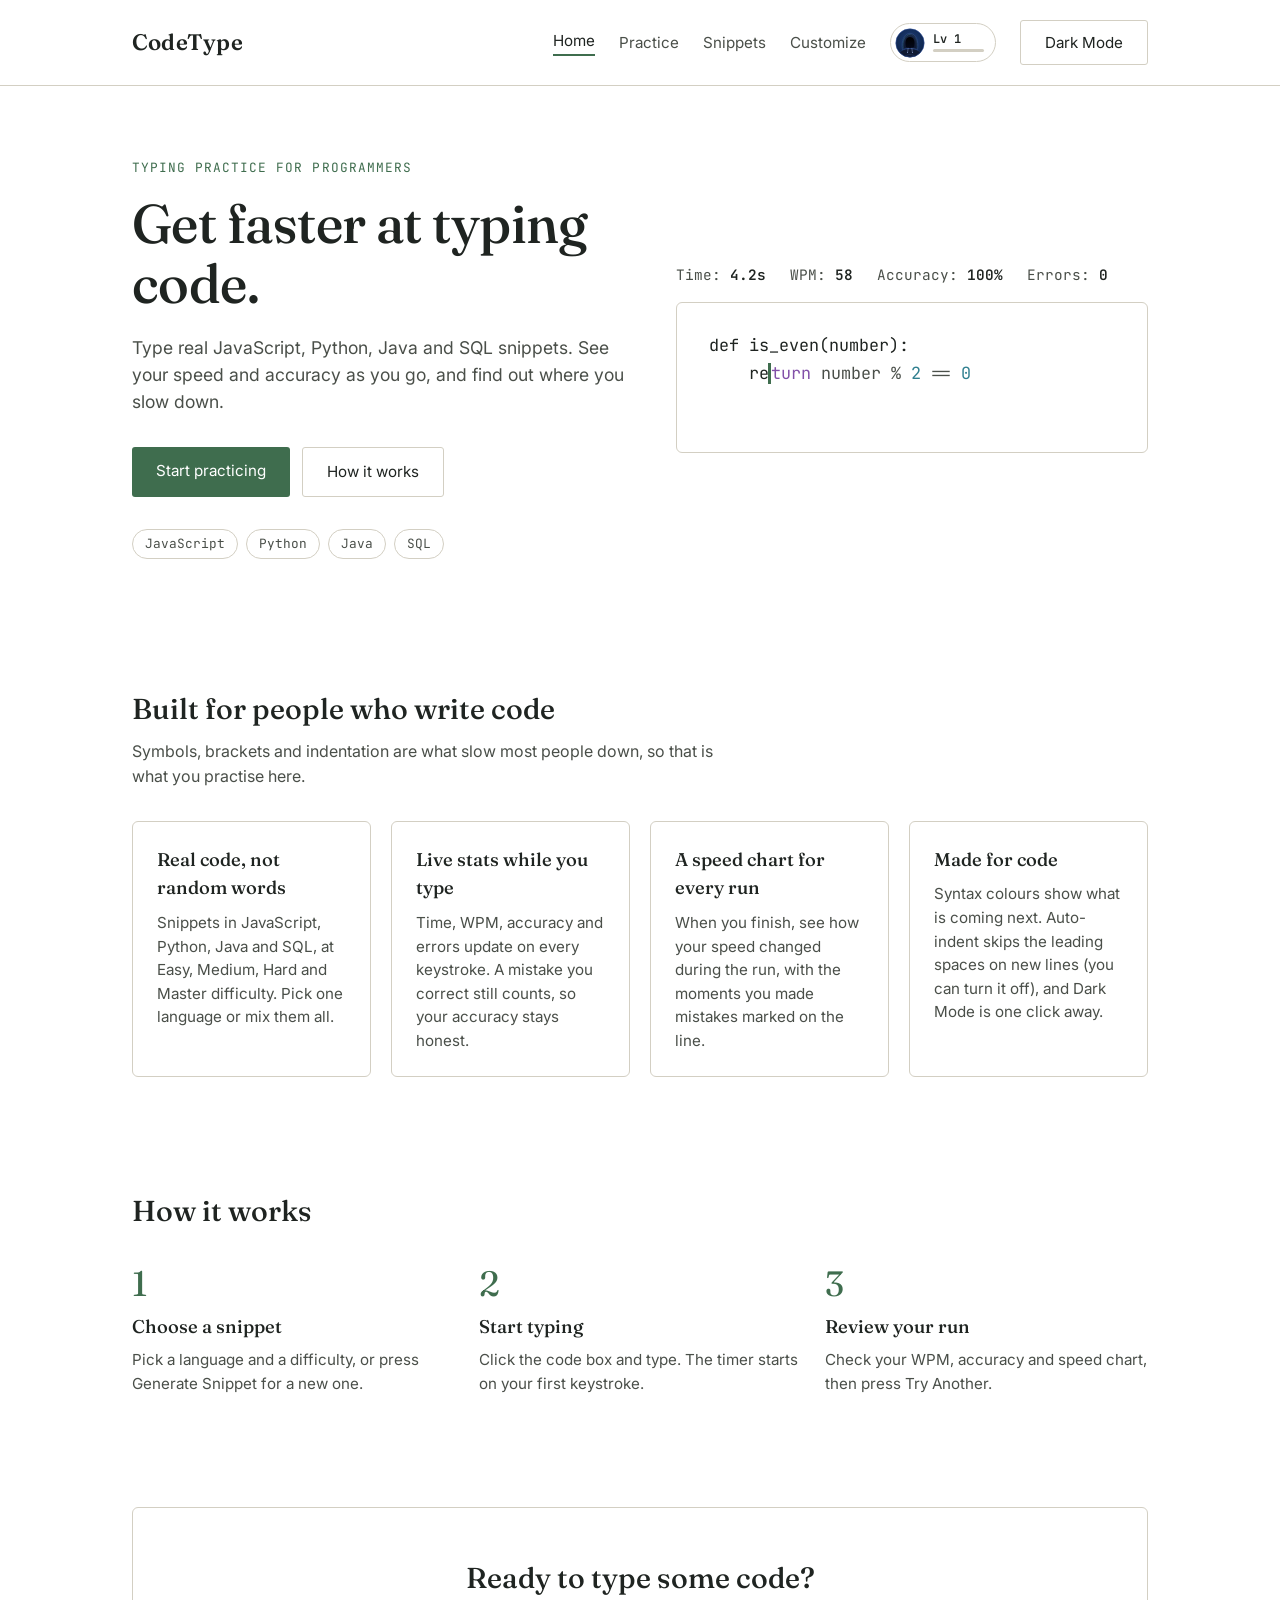
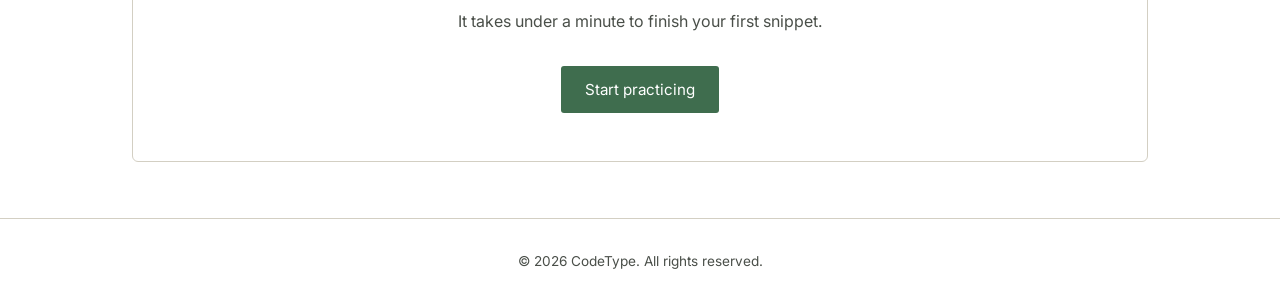
<file: index.html>
<!DOCTYPE html>
<html lang="en">
<head>
<meta charset="UTF-8">
<meta name="viewport" content="width=device-width, initial-scale=1.0">
<meta name="description" content="CodeType: practice typing real code in JavaScript, Python, Java and SQL, and track your speed and accuracy.">
<title>CodeType — Get Faster at Typing Code</title>
<link rel="preconnect" href="https://fonts.googleapis.com">
<link rel="preconnect" href="https://fonts.gstatic.com" crossorigin>
<link href="https://fonts.googleapis.com/css2?family=Fraunces:opsz,wght@9..144,400;9..144,500;9..144,600&family=Inter:wght@400;500;600&family=JetBrains+Mono:wght@400;500;600&display=swap" rel="stylesheet">
<link rel="stylesheet" href="style.css">
<script src="appearance.js"></script>
</head>
<body>

  <!-- ==================== HEADER / NAVIGATION ==================== -->
  <header>
    <nav>
      <a class="logo" href="index.html">CodeType</a>

      <div class="nav-links">
        <a href="index.html" aria-current="page">Home</a>
        <a href="practice.html">Practice</a>
        <a href="snippets.html">Snippets</a>
        <a href="customize.html">Customize</a>
        <button id="theme-toggle" class="btn-secondary">Dark Mode</button>
      </div>
    </nav>
  </header>

  <main>

    <!-- ==================== HERO ==================== -->
    <section class="hero">

      <div class="hero-text">
        <p class="kicker">Typing practice for programmers</p>

        <h1>Get faster at typing code.</h1>

        <p class="lead">
          Type real JavaScript, Python, Java and SQL snippets. See your speed
          and accuracy as you go, and find out where you slow down.
        </p>

        <div class="hero-actions">
          <a class="btn btn-primary" href="practice.html">Start practicing</a>
          <a class="btn btn-secondary" href="#how-it-works">How it works</a>
        </div>

        <ul class="langs" aria-label="Supported languages">
          <li>JavaScript</li>
          <li>Python</li>
          <li>Java</li>
          <li>SQL</li>
        </ul>
      </div>

      <!-- A static preview of the practice page (decoration only). -->
      <div class="hero-demo" aria-hidden="true">
        <div class="stats">
          <span class="stat">Time: <b>4.2s</b></span>
          <span class="stat">WPM: <b>58</b></span>
          <span class="stat">Accuracy: <b>100%</b></span>
          <span class="stat">Errors: <b>0</b></span>
        </div>

        <pre class="code-display demo"><span class="correct">def is_even(number):
    re</span><span class="typing-caret"></span><span class="pending" data-t="kw">turn</span><span class="pending"> number % </span><span class="pending" data-t="num">2</span><span class="pending"> == </span><span class="pending" data-t="num">0</span></pre>
      </div>

    </section>


    <!-- ==================== FEATURES ==================== -->
    <section class="home-section" id="features">
      <h2 class="section-title">Built for people who write code</h2>
      <p class="section-sub">
        Symbols, brackets and indentation are what slow most people down,
        so that is what you practise here.
      </p>

      <div class="cards">

        <article class="card">
          <h3>Real code, not random words</h3>
          <p>
            Snippets in JavaScript, Python, Java and SQL, at Easy, Medium,
            Hard and Master difficulty. Pick one language or mix them all.
          </p>
        </article>

        <article class="card">
          <h3>Live stats while you type</h3>
          <p>
            Time, WPM, accuracy and errors update on every keystroke.
            A mistake you correct still counts, so your accuracy stays honest.
          </p>
        </article>

        <article class="card">
          <h3>A speed chart for every run</h3>
          <p>
            When you finish, see how your speed changed during the run, with
            the moments you made mistakes marked on the line.
          </p>
        </article>

        <article class="card">
          <h3>Made for code</h3>
          <p>
            Syntax colours show what is coming next. Auto-indent skips the
            leading spaces on new lines (you can turn it off), and Dark Mode
            is one click away.
          </p>
        </article>

      </div>
    </section>


    <!-- ==================== HOW IT WORKS ==================== -->
    <section class="home-section" id="how-it-works">
      <h2 class="section-title">How it works</h2>

      <ol class="steps">
        <li>
          <h3>Choose a snippet</h3>
          <p>Pick a language and a difficulty, or press Generate Snippet for a new one.</p>
        </li>

        <li>
          <h3>Start typing</h3>
          <p>Click the code box and type. The timer starts on your first keystroke.</p>
        </li>

        <li>
          <h3>Review your run</h3>
          <p>Check your WPM, accuracy and speed chart, then press Try Another.</p>
        </li>
      </ol>
    </section>


    <!-- ==================== FINAL CALL TO ACTION ==================== -->
    <section class="home-section">
      <div class="cta-panel">
        <h2 class="section-title">Ready to type some code?</h2>
        <p class="section-sub">It takes under a minute to finish your first snippet.</p>
        <a class="btn btn-primary" href="practice.html">Start practicing</a>
      </div>
    </section>

  </main>

  <!-- ==================== FOOTER ==================== -->
  <footer>
    <p>&copy; 2026 CodeType. All rights reserved.</p>
  </footer>

  <script src="theme.js"></script>
  <script src="progress.js"></script>
</body>
</html>
</file>
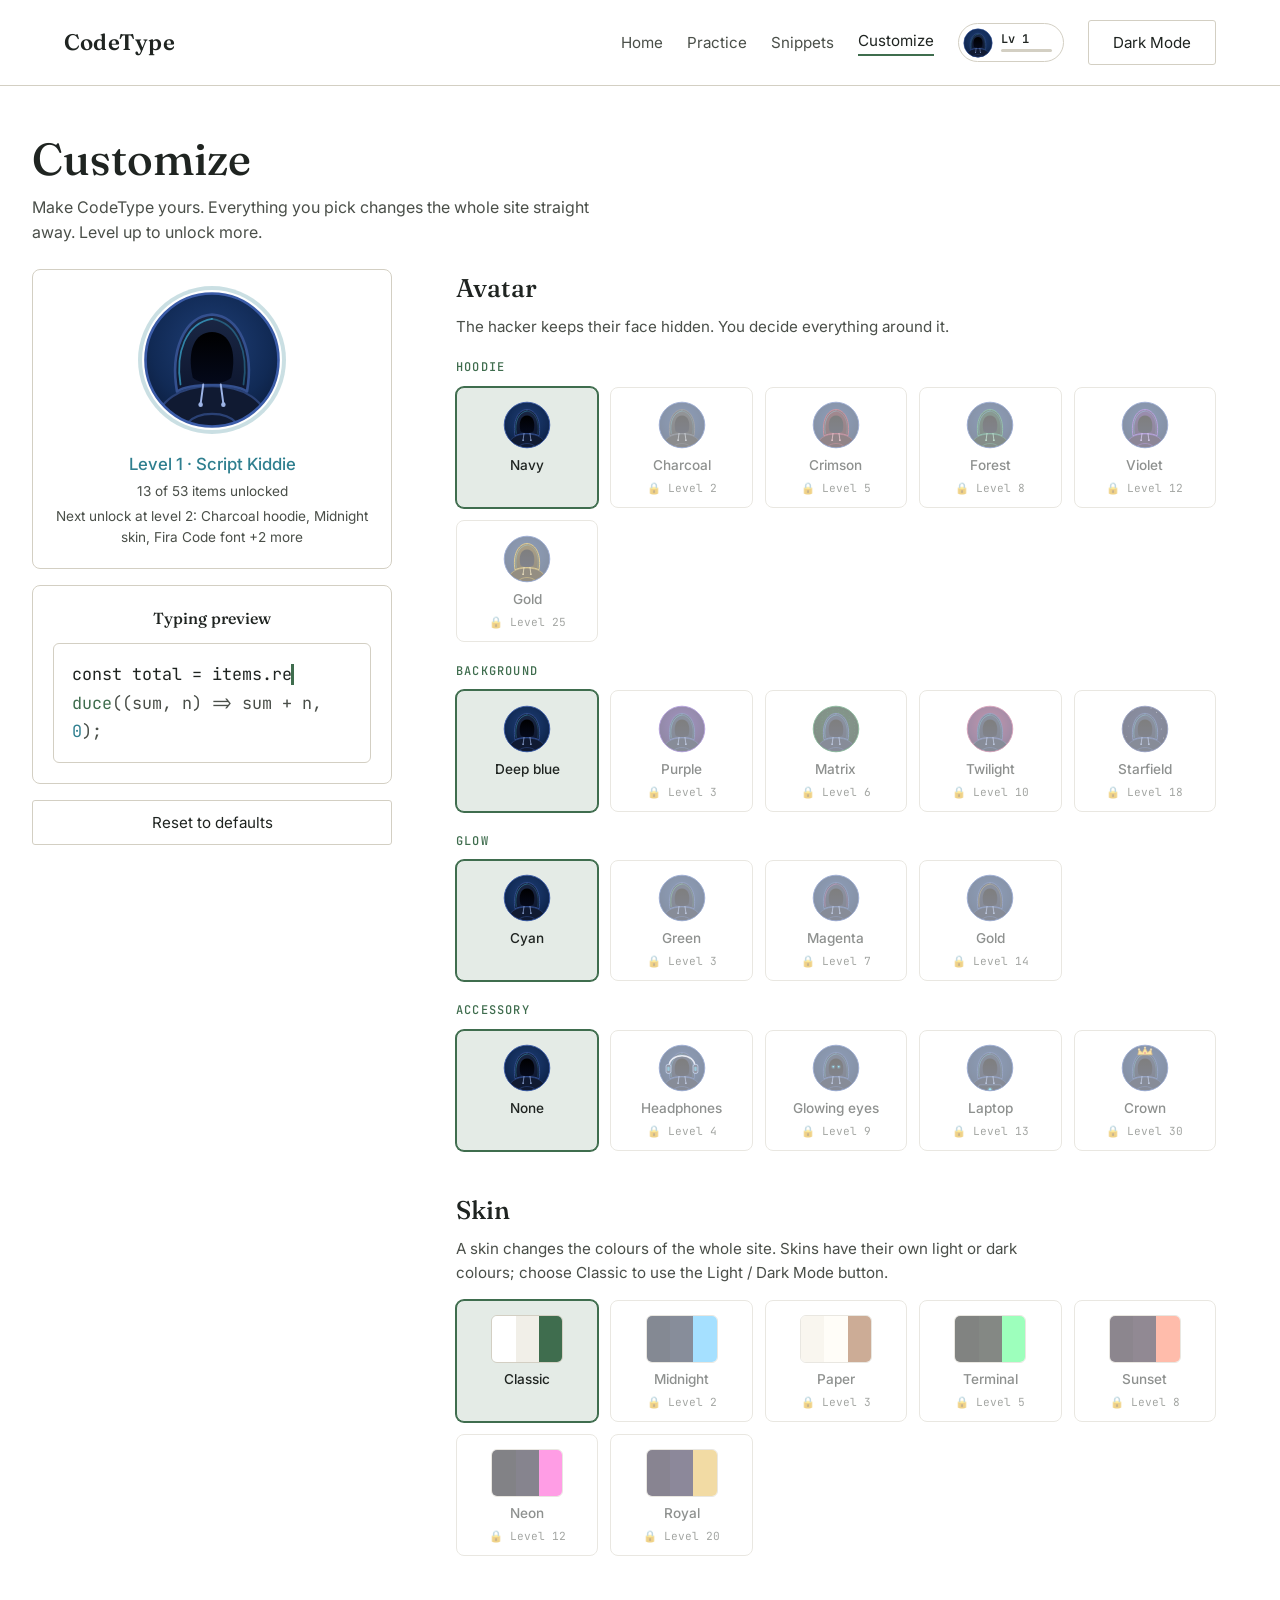
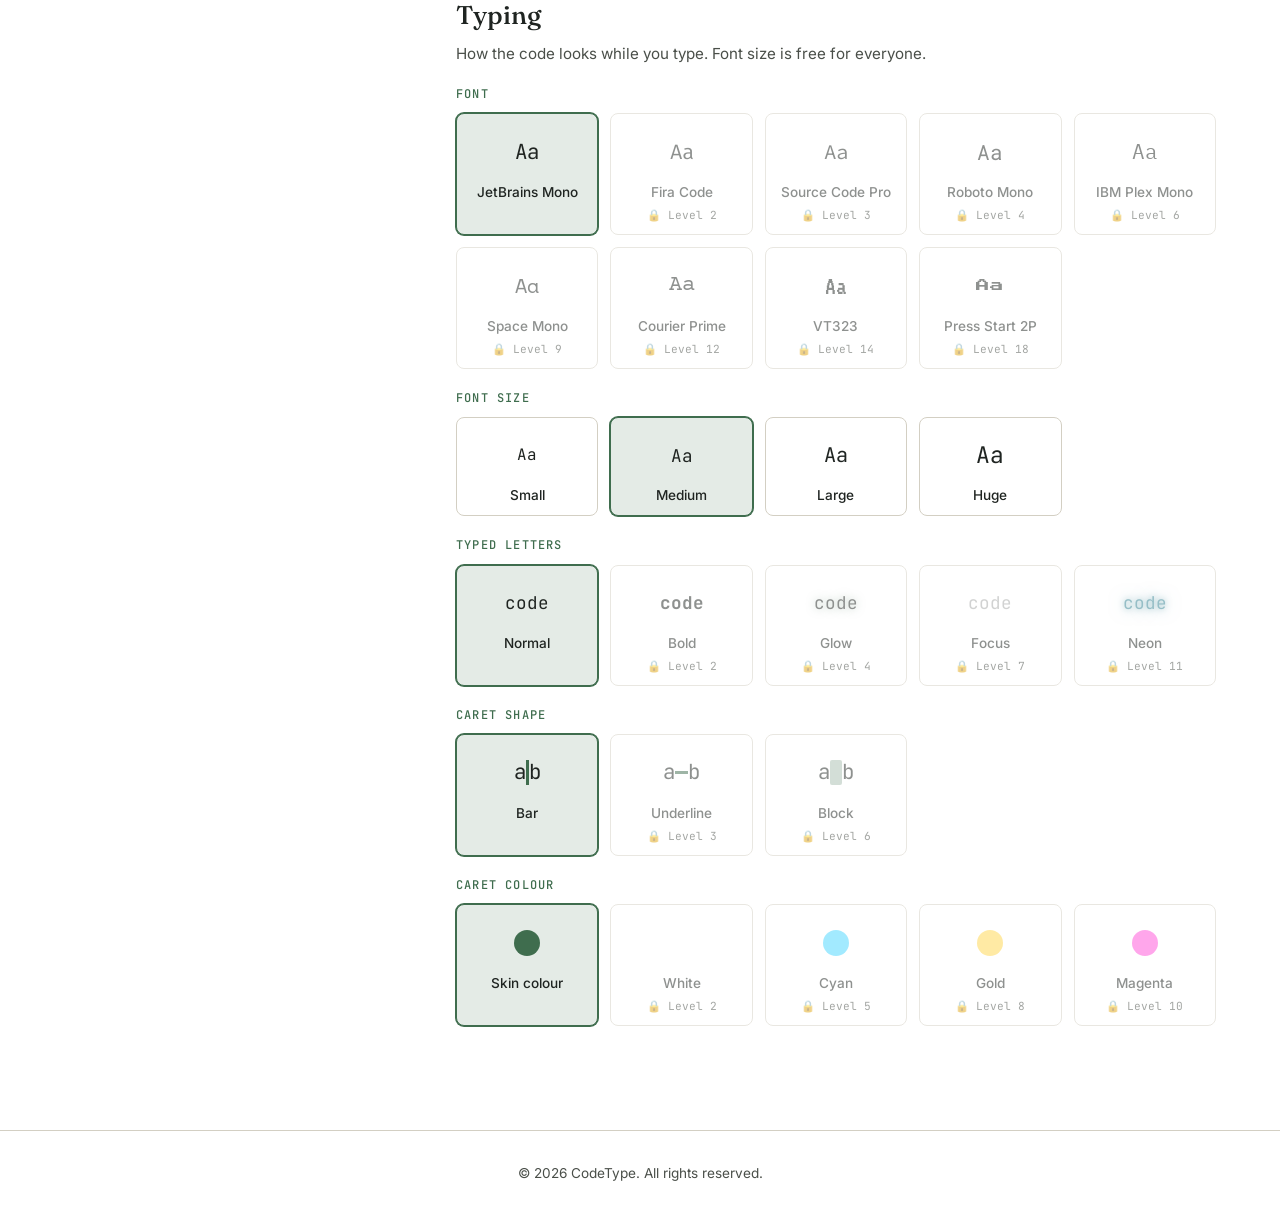
<file: customize.html>
<!DOCTYPE html>
<html lang="en">
<head>
<meta charset="UTF-8">
<meta name="viewport" content="width=device-width, initial-scale=1.0">
<meta name="description" content="Customize your CodeType avatar, skin and typing style. Unlock more by levelling up.">
<title>Customize — CodeType</title>
<link rel="preconnect" href="https://fonts.googleapis.com">
<link rel="preconnect" href="https://fonts.gstatic.com" crossorigin>
<link href="https://fonts.googleapis.com/css2?family=Fraunces:opsz,wght@9..144,400;9..144,500;9..144,600&family=Inter:wght@400;500;600&family=JetBrains+Mono:wght@400;500;600&display=swap" rel="stylesheet">
<link rel="stylesheet" href="style.css">
<script src="appearance.js"></script>
</head>
<body class="page-wide">

  <!-- ==================== HEADER / NAVIGATION ==================== -->
  <!-- (the profile badge is added to the links by progress.js) -->
  <header>
    <nav>
      <a class="logo" href="index.html">CodeType</a>

      <div class="nav-links">
        <a href="index.html">Home</a>
        <a href="practice.html">Practice</a>
        <a href="snippets.html">Snippets</a>
        <a href="customize.html" aria-current="page">Customize</a>
        <button id="theme-toggle" class="btn-secondary">Dark Mode</button>
      </div>
    </nav>
  </header>

  <main>

    <!-- ==================== INTRO ==================== -->
    <section class="customize-intro">
      <h1>Customize</h1>
      <p>
        Make CodeType yours. Everything you pick changes the whole site
        straight away. Level up to unlock more.
      </p>
    </section>


    <!-- ==================== PAGE ==================== -->
    <section class="customize">

      <!-- Left: your avatar, level, and a live typing preview -->
      <aside class="customize-side">

        <div class="preview-card">
          <img class="preview-avatar" id="preview-avatar" alt="Your avatar" width="140" height="140">
          <p class="preview-level" id="preview-level"></p>
          <p class="preview-note" id="preview-unlocked"></p>
          <p class="preview-note" id="preview-next"></p>
        </div>

        <div class="preview-card">
          <h2 class="preview-title">Typing preview</h2>

          <!-- Uses the real typing styles, so it always matches the practice page. -->
          <pre class="code-display demo preview-code" aria-hidden="true"><span class="correct">const total = items.re</span><span class="typing-caret"></span><span class="pending" data-t="fn">duce</span><span class="pending">((sum, n) =&gt; sum + n, </span><span class="pending" data-t="num">0</span><span class="pending">);</span></pre>
        </div>

        <button id="reset-button" class="btn-secondary reset-button">Reset to defaults</button>

      </aside>

      <!-- Right: all the choices (built by JavaScript) -->
      <div class="customize-options" id="customize-options">
        <p class="detail-empty">Loading…</p>
      </div>

    </section>

  </main>

  <!-- ==================== FOOTER ==================== -->
  <footer>
    <p>&copy; 2026 CodeType. All rights reserved.</p>
  </footer>

  <script src="theme.js"></script>
  <script src="snippet-tools.js"></script>
  <script src="progress.js"></script>
  <script>
    /* ==========================================================
       CUSTOMIZE PAGE
       Shows every customizable item (avatar parts, skins, typing
       fonts and styles). Items you have not unlocked yet are locked
       and show the level they unlock at. Choosing an item saves it
       and applies it to the whole site immediately.

       Shared code: appearance.js (the items and how they are applied)
       and progress.js (your level).
       ========================================================== */

    /* If a shared file is missing (they must sit in the same folder as
       customize.html), say so clearly instead of showing an empty page. */
    const missingFiles = [];

    if (typeof applyAppearance === 'undefined') missingFiles.push('appearance.js');
    if (typeof makeElement === 'undefined') missingFiles.push('snippet-tools.js');
    if (typeof recordRun === 'undefined') missingFiles.push('progress.js');

    if (missingFiles.length > 0) {
      const message =
        'Missing file: ' + missingFiles.join(' and ') + '. Put ' +
        (missingFiles.length > 1 ? 'them' : 'it') +
        ' in the same folder as customize.html and refresh the page.';

      document.getElementById('customize-options').textContent = message;
      throw new Error(message);   // stops the rest of the script
    }


    const $ = (id) => document.getElementById(id);

    // Your level, and the level you had when you last visited this page
    // (items unlocked since then are marked NEW).
    const currentLevel = levelInfo(loadProfile().xp).level;
    const seenLevelAtLoad = loadAppearance().seenLevel;

    const SECTION_TITLES = {
      avatar: 'Avatar',
      skin: 'Skin',
      typing: 'Typing'
    };

    const SECTION_NOTES = {
      avatar: 'The hacker keeps their face hidden. You decide everything around it.',
      skin: 'A skin changes the colours of the whole site. Skins have their own light or dark colours; choose Classic to use the Light / Dark Mode button.',
      typing: 'How the code looks while you type. Font size is free for everyone.'
    };

    // Load every font now, so each font card can show its own letters.
    FONTS.forEach(loadFont);


    /* ==========================================================
       1. THE LITTLE PREVIEW INSIDE EACH CHOICE
       ========================================================== */

    /* Fills the preview area of one choice. */
    function fillPreview(preview, group, item, appearance) {
      // Avatar parts: a small avatar with just this choice applied.
      if (group.section === 'avatar') {
        const avatar = { ...appearance.avatar };

        avatar[group.path[1]] = item.id;

        const img = document.createElement('img');

        img.src = avatarSrcFor(avatar);
        img.alt = '';
        img.width = 48;
        img.height = 48;
        preview.appendChild(img);
        return;
      }

      // Skins: three colour stripes.
      if (group.key === 'skin') {
        item.swatch.forEach((color) => {
          const stripe = document.createElement('i');

          stripe.style.background = color;
          preview.appendChild(stripe);
        });

        preview.classList.add('swatches');
        return;
      }

      // Fonts and sizes: the letters "Aa" in that font or size.
      if (group.key === 'font') {
        preview.textContent = 'Aa';
        preview.style.fontFamily = item.family + ', monospace';
        preview.style.fontSize = (1.3 * item.scale) + 'rem';
        return;
      }

      if (group.key === 'fontSize') {
        preview.textContent = 'Aa';
        preview.style.fontSize = (1.1 * item.scale) + 'rem';
        return;
      }

      // Typed letters: sample text with that style.
      if (group.key === 'letters') {
        preview.classList.add('sample-letters');
        preview.dataset.style = item.id;
        preview.textContent = 'code';
        return;
      }

      // Caret: a letter with that caret shape next to it.
      if (group.key === 'caret') {
        preview.classList.add('sample-caret');
        preview.dataset.style = item.id;
        preview.append('a', document.createElement('i'), 'b');
        return;
      }

      // Caret colour: a coloured dot ("Skin colour" uses the accent).
      if (group.key === 'caretColor') {
        const dot = document.createElement('i');

        dot.className = 'color-dot';
        dot.style.background = item.css || 'var(--stamp)';
        preview.appendChild(dot);
      }
    }


    /* ==========================================================
       2. THE CHOICES
       ========================================================== */

    /* Builds the button for one item. */
    function makeOption(group, item, appearance) {
      const locked = item.level > currentLevel;
      const selected = readPath(appearance, group.path) === item.id;
      const isNew = !locked && item.level > seenLevelAtLoad;

      const button = makeElement(
        'button',
        'option' + (selected ? ' selected' : '') + (locked ? ' locked' : '')
      );

      button.type = 'button';
      button.setAttribute('aria-pressed', String(selected));

      const preview = makeElement('span', 'option-preview');

      fillPreview(preview, group, item, appearance);

      const name = makeElement('span', 'option-name', item.name);

      button.append(preview, name);

      if (item.note) {
        button.title = item.note;
      }

      if (locked) {
        // Locked: cannot be chosen. Shows the level that unlocks it.
        button.disabled = true;
        button.title = 'Unlocks at level ' + item.level + ' (' + levelTitle(item.level) + ')';
        button.appendChild(makeElement('span', 'option-lock', '🔒 Level ' + item.level));
      } else if (isNew) {
        button.appendChild(makeElement('span', 'option-new', 'NEW'));
      }

      button.addEventListener('click', () => choose(group, item));

      return button;
    }


    /* Draws every section and every group of choices. */
    function renderOptions() {
      const appearance = loadAppearance();
      const container = $('customize-options');

      container.innerHTML = '';

      Object.keys(SECTION_TITLES).forEach((sectionKey) => {
        const section = makeElement('section', 'option-section');

        section.append(
          makeElement('h2', 'option-section-title', SECTION_TITLES[sectionKey]),
          makeElement('p', 'option-section-note', SECTION_NOTES[sectionKey])
        );

        CUSTOMIZE_GROUPS
          .filter(group => group.section === sectionKey)
          .forEach((group) => {
            // A group needs its own heading only when the section has several.
            if (CUSTOMIZE_GROUPS.filter(g => g.section === sectionKey).length > 1) {
              section.appendChild(makeElement('h3', 'option-group-title', group.label));
            }

            const grid = makeElement('div', 'option-grid');

            group.items.forEach(item => grid.appendChild(makeOption(group, item, appearance)));
            section.appendChild(grid);
          });

        container.appendChild(section);
      });

      renderPreview();
    }


    /* Picks an item: saves it, applies it to the whole site, redraws. */
    function choose(group, item) {
      if (item.level > currentLevel) return;   // locked

      const appearance = loadAppearance();

      writePath(appearance, group.path, item.id);
      saveAppearance(appearance);
      applyAppearance();

      renderOptions();
      renderHeaderBadge(false);   // the badge shows the avatar too
    }


    /* ==========================================================
       3. THE PREVIEW CARD (avatar, level, what comes next)
       ========================================================== */

    function renderPreview() {
      const info = levelInfo(loadProfile().xp);
      const counts = countUnlockedItems(info.level);
      const next = nextUnlock(info.level);

      $('preview-avatar').src = avatarSrc();
      $('preview-level').textContent = 'Level ' + info.level + ' · ' + info.title;
      $('preview-unlocked').textContent =
        counts.unlocked + ' of ' + counts.total + ' items unlocked';

      $('preview-next').textContent = next
        ? 'Next unlock at level ' + next.level + ': ' + summarizeUnlocks(next.labels, 3)
        : 'You have unlocked everything.';
    }


    /* ==========================================================
       4. RESET
       ========================================================== */

    $('reset-button').addEventListener('click', () => {
      const appearance = defaultAppearance();

      appearance.seenLevel = currentLevel;
      saveAppearance(appearance);
      applyAppearance();

      renderOptions();
      renderHeaderBadge(false);
    });


    /* ==========================================================
       5. START
       ========================================================== */

    // From now on, today's unlocks count as seen.
    const startAppearance = loadAppearance();

    renderOptions();

    startAppearance.seenLevel = currentLevel;
    saveAppearance(startAppearance);
  </script>
</body>
</html>
</file>
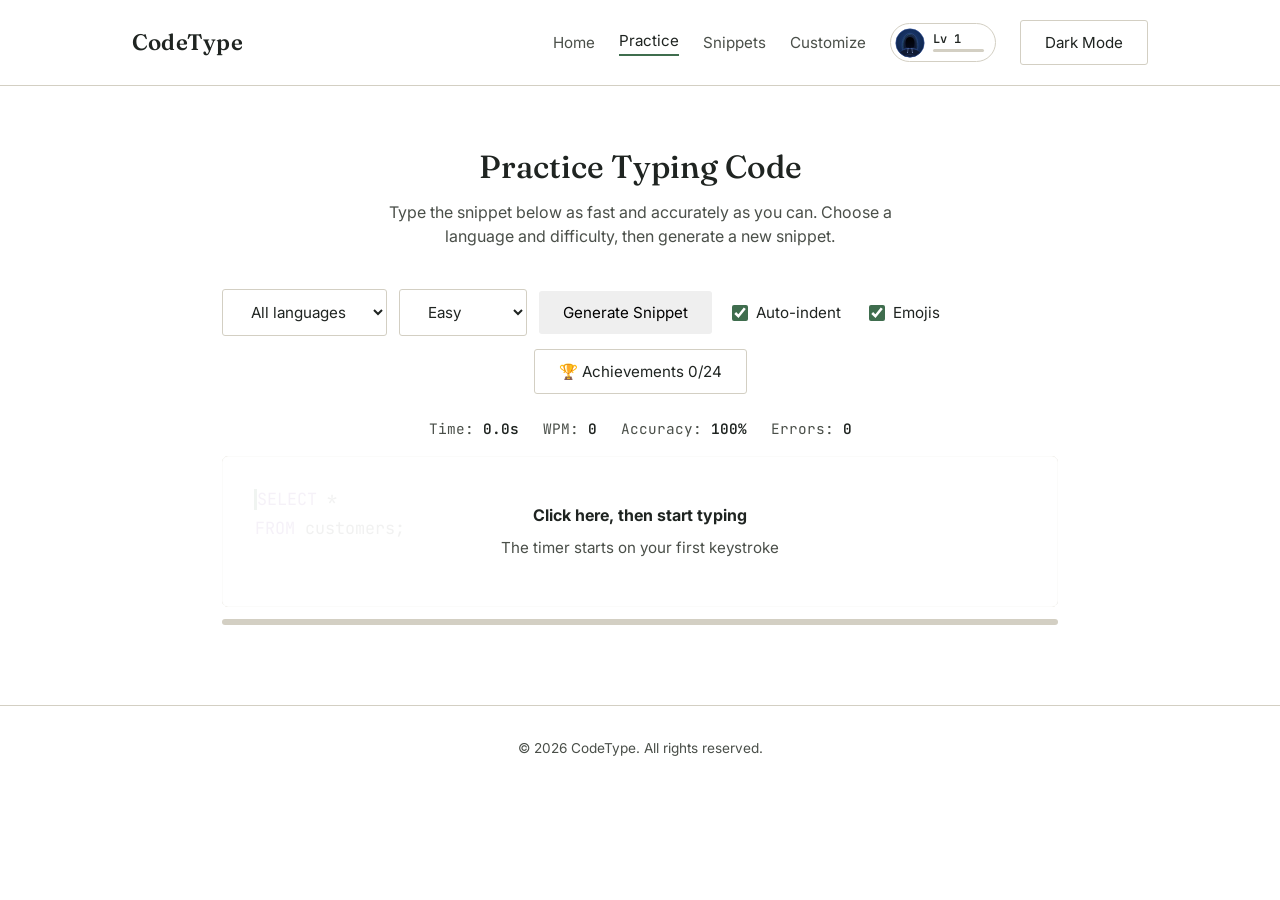
<file: practice.html>
<!DOCTYPE html>
<html lang="en">
<head>
<meta charset="UTF-8">
<meta name="viewport" content="width=device-width, initial-scale=1.0">
<title>Practice — CodeType</title>
<link rel="preconnect" href="https://fonts.googleapis.com">
<link rel="preconnect" href="https://fonts.gstatic.com" crossorigin>
<link href="https://fonts.googleapis.com/css2?family=Fraunces:opsz,wght@9..144,400;9..144,500;9..144,600&family=Inter:wght@400;500;600&family=JetBrains+Mono:wght@400;500;600&display=swap" rel="stylesheet">
<link rel="stylesheet" href="style.css">
<script src="appearance.js"></script>
</head>

<body>

  <!-- ==================== HEADER / NAVIGATION ==================== -->
  <header>
    <nav>
      <a class="logo" href="index.html">CodeType</a>

      <div class="nav-links">
        <a href="index.html">Home</a>
        <a href="practice.html" aria-current="page">Practice</a>
        <a href="snippets.html">Snippets</a>
        <a href="customize.html">Customize</a>
        <button id="theme-toggle" class="btn-secondary">Dark Mode</button>
      </div>
    </nav>
  </header>

  <!-- ==================== MAIN APPLICATION ==================== -->
  <main class="app">
    <h1>Practice Typing Code</h1>
    <p class="sub">
    Type the snippet below as fast and accurately as you can.
    Choose a language and difficulty, then generate a new snippet.
    </p>

    <!-- Language, difficulty, and snippet controls -->
    <div class="controls">
      <select id="lang" aria-label="Language">
        <option value="all">All languages</option>
        <option value="javascript">JavaScript</option>
        <option value="python">Python</option>
        <option value="java">Java</option>
        <option value="sql">SQL</option>
      </select>
      <select id="difficulty">
          <option value="easy">Easy</option>
          <option value="medium">Medium</option>
          <option value="hard">Hard</option>
          <option value="master">Master</option>
      </select>

      <button id="new-snippet">Generate Snippet</button>

      <!-- When on, pressing Enter also skips the next line's indentation -->
      <label class="toggle" for="auto-indent">
        <input type="checkbox" id="auto-indent">
        Auto-indent
      </label>

      <!-- When off, no emojis rise from the bottom after a run -->
      <label class="toggle" for="emoji-toggle">
        <input type="checkbox" id="emoji-toggle">
        Emojis
      </label>

      <div class="grow"></div>

      <!-- Opens the list of achievements -->
      <button id="achievements-open" class="btn-secondary">
        🏆 Achievements <span id="achievements-count"></span>
      </button>
    </div>

    <!-- Live typing statistics -->
    <div class="stats">
      <span class="stat">Time: <b id="stat-time">0.0s</b></span>
      <span class="stat">WPM: <b id="stat-wpm">0</b></span>
      <span class="stat">Accuracy: <b id="stat-acc">100%</b></span>
      <span class="stat">Errors: <b id="stat-errors">0</b></span>
    </div>

    <!-- Code the user has to type -->
    <div class="code-wrap">
      <pre class="code-display" id="code-display" tabindex="0" aria-label="Code to type"></pre>
      <div class="overlay" id="overlay">
        <strong>Click here, then start typing</strong>
        <span>The timer starts on your first keystroke</span>
      </div>
    </div>

    <!-- Progress bar: how much of the snippet has been typed -->
    <div class="progress" id="progress" role="progressbar"
         aria-label="Typing progress" aria-valuemin="0" aria-valuemax="100"
         aria-valuenow="0">
      <div class="progress-fill" id="progress-fill"></div>
    </div>

    <!-- Results shown after the user finishes typing -->
    <div class="result" id="result">

      <!-- Rank: a game-style reveal based on your WPM -->
      <div class="result-rank" id="result-rank">
        <div class="rank-art">
          <img class="rank-img" id="rank-img" alt="" width="128" height="128">

          <!-- Confetti pieces are added here by JavaScript -->
          <div class="rank-burst" id="rank-burst"></div>
        </div>

        <div class="rank-text">
          <div class="rank-kicker">Your rank</div>
          <div class="rank-title" id="rank-title"></div>
          <p class="rank-line" id="rank-line"></p>
        </div>
      </div>

      <!-- XP earned by this run (filled in by showXpResult) -->
      <div class="result-xp" id="result-xp">
        <div class="xp-gain">
          <span class="xp-gain-plus">+</span><span class="xp-gain-number" id="xp-gain">0</span>
          <span class="xp-gain-unit">XP</span>
        </div>

        <div class="xp-meter">
          <div class="xp-meter-labels">
            <span id="xp-level-label"></span>
            <span id="xp-progress-text"></span>
          </div>
          <div class="xp-bar">
            <div class="xp-bar-fill" id="xp-bar-fill"></div>
          </div>
          <p class="xp-breakdown" id="xp-breakdown"></p>
        </div>
      </div>

      <div class="result-stats">
        <div><div class="n" id="r-wpm">0</div><div class="l">WPM</div></div>
        <div><div class="n" id="r-acc">0%</div><div class="l">ACCURACY</div></div>
        <div><div class="n" id="r-time">0.0s</div><div class="l">TIME</div></div>
        <div><div class="n" id="r-errors">0</div><div class="l">ERRORS</div></div>
      </div>
      <button id="try-again" class="btn-primary">Try Another</button>

      <!-- Speed-over-time chart (drawn by JavaScript when you finish) -->
      <div class="result-chart" id="result-chart" hidden>
        <div class="chart-head">
          <span>Speed over time (WPM)</span>
          <span class="chart-legend"><i class="dot"></i>mistake</span>
        </div>
        <div id="chart-body"></div>
      </div>

      <!-- Explanation of the code that was just typed -->
      <div class="result-explain" id="result-explain" hidden>
        <button id="explain-toggle" class="btn-secondary"
                aria-expanded="false" aria-controls="explain-panel">
          💡 Explain this code
        </button>

        <!-- Filled in by JavaScript (renderExplanation) -->
        <div class="explain-panel" id="explain-panel" role="region"
             aria-label="Explanation of the code" hidden></div>
      </div>
    </div>
  </main>

  <!-- ==================== FOOTER ==================== -->
  <footer>
    <p>&copy; 2026 CodeType. All rights reserved.</p>
  </footer>

  <!-- Achievements list (opened with the Achievements button) -->
  <dialog class="achievements-dialog" id="achievements-dialog"
          aria-labelledby="achievements-title">
    <div class="achievements-inner">
      <div class="achievements-head">
        <h2 id="achievements-title">Achievements</h2>
        <button id="achievements-close" class="btn-secondary">Close</button>
      </div>

      <p class="achievements-summary" id="achievements-summary"></p>

      <!-- The table is built by JavaScript (renderAchievements) -->
      <div class="achievements-grid" id="achievements-grid"></div>

      <div class="achievements-foot">
        <button id="achievements-reset" class="btn-secondary">Reset achievements</button>
      </div>
    </div>
  </dialog>

  <!-- Emojis rise from the bottom of the whole screen (added by JavaScript) -->
  <div class="emoji-layer" id="emoji-layer" aria-hidden="true"></div>

  <script src="theme.js"></script>
  <script src="highlight.js"></script>
  <script src="snippet-tools.js"></script>
  <script src="progress.js"></script>
  <script>
    /* ==========================================================
       REQUIRED FILES
       This page needs highlight.js, snippet-tools.js and progress.js. They must sit
       in the same folder as practice.html. If one is missing, say so clearly
       instead of showing an empty page.
       ========================================================== */

    const missingFiles = [];

    if (typeof tokenize === 'undefined') missingFiles.push('highlight.js');
    if (typeof fetchSnippetLibrary === 'undefined') missingFiles.push('snippet-tools.js');
    if (typeof recordRun === 'undefined') missingFiles.push('progress.js');

    if (missingFiles.length > 0) {
      const message =
        'Missing file: ' + missingFiles.join(' and ') + '. Put ' +
        (missingFiles.length > 1 ? 'them' : 'it') +
        ' in the same folder as practice.html and refresh the page.';

      document.getElementById('code-display').textContent = message;
      throw new Error(message);   // stops the rest of the script
    }


    /* ==========================================================
       JAVASCRIPT APPLICATION
       This section controls the interactive behavior of CodeType.
       ========================================================== */
    /* ==========================================================
       1. THEME TOGGLE
       Controls Dark Mode / Light Mode and remembers the choice.
       ========================================================== */
    /* The theme code now lives in theme.js, so the home page can share it. */


    /* ==========================================================
       2. SNIPPET LIBRARY
       The code samples live in snippets.json (next to this file),
       not in this script.

       Format of snippets.json:
         language -> difficulty -> list of snippets
       and every snippet is an object: the code as a list of LINES,
       plus the explanation shown by the "Explain this code" button:

         "python": {
           "easy": [
             {
               "title": "Check if a number is even",
               "summary": "One sentence about what the code does.",
               "points": ["First thing worth knowing.", "Second thing."],
               "code": [
                 "def is_even(number):",
                 "    return number % 2 == 0"
               ]
             }
           ]
         }

       In "summary" and "points", text between `backticks` is shown
       as code. A snippet may also be just a list of lines, like
       ["line 1", "line 2"]; it then has no explanation and the
       button is not shown.
       Spaces at the start of a line are kept exactly as written,
       so indentation is whatever you type inside the quotes.
       To add a snippet, copy one of the { ... } blocks.
       ========================================================== */

    // Filled by loadSnippetLibrary() once snippets.json has loaded.
    // Same shape as the JSON, but each snippet is { code, title, summary, points }
    // with the code as one string (lines joined).
    const SNIPPETS = {};
    let snippetsLoaded = false;


    /* Loads snippets.json into SNIPPETS.
       fetchSnippetLibrary() is in snippet-tools.js (shared with snippets.html). */
    async function loadSnippetLibrary() {
        Object.assign(SNIPPETS, await fetchSnippetLibrary());
    }




    /* ==========================================================
       2B. SYNTAX HIGHLIGHTING
       The tokenizer lives in highlight.js (shared with snippets.html).
       tokenize(code, language) returns a token type for every
       character; it is used when a snippet is loaded (see loadSnippet).
       ========================================================== */


    /* Pick a random snippet based on language and difficulty.
       Returns { code, language, title, summary, points }: the language
       is needed for the colours, the rest for the explanation. */
    function randomSnippet(lang, difficulty) {
        let pool = [];

        if (lang === 'all') {
            pool = Object.entries(SNIPPETS).flatMap(([name, level]) =>
                (level[difficulty] || []).map((snippet, index) => ({
                    ...snippet,
                    language: name,
                    id: name + '-' + difficulty + '-' + index
                }))
            );
        } else {
            const list = (SNIPPETS[lang] && SNIPPETS[lang][difficulty]) || [];

            pool = list.map((snippet, index) => ({
                ...snippet,
                language: lang,
                id: lang + '-' + difficulty + '-' + index
            }));
        }

        // null means "nothing found for this choice".
        if (pool.length === 0) return null;

        return pool[Math.floor(Math.random() * pool.length)];
    }


    /* ==========================================================
       3. TYPING ENGINE
       Stores the current snippet and keeps track of typing progress.
       ========================================================== */
    const $ = (id) => document.getElementById(id);

    const display = $('code-display');
    const overlay = $('overlay');
    const langSelect = $('lang');
    const difficultySelect = $('difficulty');

    let target = '';
    let currentSnippet = null;   // the snippet being typed (with its explanation)
    let spans = [];
    let position = 0;

    /*
    * correctCount     = characters that are correct RIGHT NOW.
    *                    Goes down on Backspace. Used for WPM.
    *
    * totalKeystrokes  = every character the user has typed.
    * correctKeystrokes = how many of those were correct.
    * errorCount       = how many were wrong.
    *                    These three NEVER go down, even after Backspace,
    *                    so a corrected mistake still counts against
    *                    Accuracy and Errors.
    */
    let correctCount = 0;
    let totalKeystrokes = 0;
    let correctKeystrokes = 0;
    let errorCount = 0;

    let startTime = null;
    let timerId = null;
    let finished = false;

    /*
    * Speed samples for the result chart.
    * One entry per second: { t: seconds, wpm: speed, errors: total mistakes }
    */
    let samples = [];
    let lastSampleSecond = 0;


    /*
    * Stores the result of every typed character.
    *
    * true  = the typed character was correct
    * false = the typed character was incorrect
    * 'auto' = indentation skipped automatically (Auto-indent);
    *          not counted in WPM or accuracy
    *
    * This is important for Backspace.
    * When a character is deleted, we can undo exactly
    * what that character contributed to the statistics.
    */
    let typedResults = [];


    /*
    * Auto-indent setting (checkbox in the controls).
    * Saved in localStorage; on by default.
    */
    const autoIndentBox = $('auto-indent');
    autoIndentBox.checked = localStorage.getItem('autoIndent') !== 'off';


    /*
    * Emojis setting (checkbox in the controls).
    * Turns the rising emojis on/off. Saved in localStorage; on by default.
    */
    const emojiBox = $('emoji-toggle');
    emojiBox.checked = localStorage.getItem('emojis') !== 'off';


    /* ==========================================================
       4. CARET
       Creates and moves the visual typing cursor.
       ========================================================== */

    const caret = document.createElement('span');
    caret.className = 'typing-caret';


    function updateCaret() {
        if (caret.parentNode) {
            caret.remove();
        }

        if (position < spans.length) {
            spans[position].before(caret);
        } else if (spans.length > 0) {
            spans[spans.length - 1].after(caret);
        }

        // The caret moves every time the position changes
        // (typing, Backspace, new snippet), so update the bar here too.
        updateProgress();
    }


    /* Progress bar: percentage of the snippet the caret has passed. */
    const progressBar = $('progress');
    const progressFill = $('progress-fill');

    function updateProgress() {
        const percent = spans.length
            ? Math.round((position / spans.length) * 100)
            : 0;

        progressFill.style.width = percent + '%';
        progressBar.setAttribute('aria-valuenow', percent);
    }


    /* ==========================================================
       5. LOAD SNIPPET
       Resets the game and displays a new random code snippet.
       ========================================================== */

    function loadSnippet() {
      // Ignore clicks until snippets.json has finished loading.
      if (!snippetsLoaded) return;

      const pick = randomSnippet(
          langSelect.value,
          difficultySelect.value
      );

      // Nothing in snippets.json for this language + difficulty.
      if (!pick) {
        currentSnippet = null;
        finished = true;
        display.textContent =
          'No snippets found for this language and difficulty. ' +
          'Check snippets.json.';
        overlay.classList.remove('show');
        $('result').classList.remove('show');
        return;
      }

      finished = false;

      target = pick.code;

      // Keep the explanation for the results screen, and hide the old one.
      currentSnippet = { ...pick, difficulty: difficultySelect.value };
      resetExplanation();

      // One token type per character (keyword, string, number, ...).
      const tokenTypes = tokenize(target, pick.language);

      position = 0;

      correctCount = 0;
      totalKeystrokes = 0;
      correctKeystrokes = 0;
      errorCount = 0;

      typedResults = [];

      samples = [];
      lastSampleSecond = 0;

      startTime = null;
      finished = false;

      if (timerId) {
        clearInterval(timerId);
        timerId = null;
      }

      display.classList.remove('finish-pulse');
      $('rank-burst').innerHTML = '';
      $('emoji-layer').innerHTML = '';
      resetXpResult();

      display.innerHTML = '';
      spans = [...target].map((ch, index) => {
        const s = document.createElement('span');

        if (ch === '\n') {
          const enterMarker = document.createElement('span');
          enterMarker.className = 'enter-marker';
          enterMarker.setAttribute('aria-hidden', 'true');
          enterMarker.textContent = '↵';
          s.append(enterMarker, document.createTextNode(ch));
        } else {
          s.textContent = ch;
        }
        s.className = 'pending';

        // data-t survives later className changes (pending/correct/incorrect).
        if (tokenTypes[index]) {
          s.dataset.t = tokenTypes[index];
        }

        display.appendChild(s);

        return s;
      });

      updateCaret();

      overlay.classList.remove('show');
      $('result').classList.remove('show');

      updateStats();
    }


    /* ==========================================================
       6. TIMER
       Measures how long the user has been typing.
       ========================================================== */

    function tick() {
      const secs = elapsedSeconds();

      // Take one speed sample every full second.
      if (Math.floor(secs) > lastSampleSecond) {
        lastSampleSecond = Math.floor(secs);
        recordSample(secs);
      }

      updateStats();
    }


    function elapsedSeconds() {
      return startTime
        ? (performance.now() - startTime) / 1000
        : 0;
    }


    /* ==========================================================
       7. STATISTICS
       Calculates WPM, accuracy, time, and errors.
       ========================================================== */

    function updateStats() {
      const secs = elapsedSeconds();

      const minutes = secs / 60 || 1 / 60;

      const wpm = Math.round(
        (correctCount / 5) / minutes
      );

      // Accuracy = correct keystrokes / all keystrokes typed.
      const acc = totalKeystrokes
        ? Math.round((correctKeystrokes / totalKeystrokes) * 100)
        : 100;

      $('stat-time').textContent = secs.toFixed(1) + 's';
      $('stat-wpm').textContent = startTime ? wpm : 0;
      $('stat-acc').textContent = acc + '%';
      $('stat-errors').textContent = errorCount;
    }


    /* ==========================================================
       8. FINISH
       Runs when the user reaches the end of the snippet.
       Displays the final results.
       ========================================================== */

    function finish() {
      finished = true;

      clearInterval(timerId);
      timerId = null;

      // Final sample at the exact finish time.
      const endSecs = elapsedSeconds();

      if (!samples.length || endSecs - samples[samples.length - 1].t > 0.05) {
        recordSample(endSecs);
      }

      updateStats();

      // The result numbers count up from 0 (one after another).
      countUp($('r-wpm'),    $('stat-wpm').textContent,  0);
      countUp($('r-acc'),    $('stat-acc').textContent,  100);
      countUp($('r-time'),   $('stat-time').textContent, 200);
      countUp($('r-errors'), String(errorCount),         300);

      // Pick the rank from the WPM that is shown, and prepare its reveal.
      const wpmValue = parseInt($('stat-wpm').textContent, 10) || 0;
      const shown = showRank(wpmValue, difficultySelect.value);

      // XP for this run (progress.js), its animation, and the level-up banner.
      const run = recordRun({
        snippetId: currentSnippet && currentSnippet.id,
        difficulty: difficultySelect.value,
        rankId: shown.rank.id,
        wpm: wpmValue,
        accuracy: totalKeystrokes ? correctKeystrokes / totalKeystrokes : 1,
        correctChars: correctCount,
        newAchievement: shown.isNewAchievement
      });

      showXpResult(run);
      renderHeaderBadge(run.leveledUp);

      if (run.leveledUp) spawnLevelUp(run, shown.isNewAchievement ? 1 : 0);

      // The "Explain this code" button, if this snippet has an explanation.
      explainBox.hidden = !(currentSnippet && currentSnippet.summary);

      $('result').classList.add('show');

      // Green pulse around the code box.
      display.classList.add('finish-pulse');

      // Draw after the panel is visible so the width can be measured.
      drawChart();

      // Remove caret when finished.
      if (caret.parentNode) {
        caret.remove();
      }
    }


    /* ==========================================================
       8A. FINISH ANIMATIONS
       Helpers for the animations that play when a run ends.
       Most of the animation is CSS (see style.css, section 15B);
       the number count-up needs JavaScript.
       ========================================================== */

    /* True if the user asked their system for less motion. */
    function prefersReducedMotion() {
      return !!(window.matchMedia &&
        window.matchMedia('(prefers-reduced-motion: reduce)').matches);
    }


    let countUpId = 0;

    /*
    * Animate a number from 0 up to the value in finalText.
    * finalText keeps its format, e.g. "68", "94%" or "12.6s".
    * delay = milliseconds to wait before starting.
    */
    function countUp(el, finalText, delay) {
      const target = parseFloat(finalText);

      // Reduced motion (or not a number): just show the final value.
      if (isNaN(target) || prefersReducedMotion()) {
        el.textContent = finalText;
        return;
      }

      // Keep the same number of decimals and the same suffix (%, s).
      const decimalPart = finalText.match(/\.(\d+)/);
      const decimals = decimalPart ? decimalPart[1].length : 0;
      const suffix = finalText.replace(/^[\d.]+/, '');

      // If a newer animation starts on this element, the old one stops.
      const id = ++countUpId;
      el.dataset.countUp = id;

      el.textContent = (0).toFixed(decimals) + suffix;

      const duration = 800;
      const begin = performance.now() + delay;

      function frame(now) {
        if (el.dataset.countUp !== String(id)) return;

        const t = Math.min(Math.max((now - begin) / duration, 0), 1);
        const eased = 1 - Math.pow(1 - t, 3);   // starts fast, ends slow

        if (t < 1) {
          el.textContent = (target * eased).toFixed(decimals) + suffix;
          requestAnimationFrame(frame);
        } else {
          el.textContent = finalText;
        }
      }

      requestAnimationFrame(frame);
    }


    /* ==========================================================
       8A2. RANKS
       Your WPM decides your rank. Each rank has a title, a line of
       text, an image, and how much confetti it gets.

       "min" is the lowest WPM for that rank (inclusive), so:
         0-9 grandma, 10-19 slow, 20-39 average,
         40-59 good, 60-79 very good, 80+ master.

       To use your own pictures, change the "image" paths
       (any PNG, JPG or SVG works).

       Optional per rank:
         emojis     = list of emojis that rise from the bottom of the
                      whole screen (see spawnEmojis below)
         emojiCount = how many pop up (default 24)
         emojiRise  = [lowest, highest] height they reach, as a % of the
                      screen height (default [30, 60])
         bottomConfetti = how many confetti pieces shoot up from the
                      bottom of the whole screen (uses "colors")
         cannons    = confetti pieces fired from EACH bottom corner,
                      diagonally across the screen (uses "colors")
         glow       = true adds a golden glow around the screen edges when
                      the achievement banner appears

       Achievements need no setting here: every rank has one for each
       difficulty (see section 8A3).
       ========================================================== */

    const RANK_REVEAL = 0.9;   // seconds after finishing until the rank appears

    const RANKS = [
      {
        id: 'grandma', min: 0,
        title: 'Slower than grandma',
        line: 'Grandma is still hunting for the Shift key. Give it another go!',
        image: 'images/rank-grandma.svg',
        confetti: 0,
        emojis: ['😂', '🤣', '😆', '😹'],
        emojiCount: 28
      },
      {
        id: 'slow', min: 10,
        title: 'Slower than average',
        line: 'Warming up. Every run makes your fingers a little faster.',
        image: 'images/rank-slow.svg',
        confetti: 0,
        emojis: ['🐢', '🐌', '😅', '⏳', '💤'],
        emojiCount: 24
      },
      {
        id: 'average', min: 20,
        title: 'Average',
        line: 'Right in the middle of the pack. Keep going and you will climb.',
        image: 'images/rank-average.svg',
        confetti: 0,
        emojis: ['🙂', '👍', '😎', '👌', '✨'],
        emojiCount: 22,
        bottomConfetti: 50,
        colors: ['#6FBF8B', '#F7C948', '#4C9BE8', '#E5533D', '#C39BE0']
      },
      {
        id: 'good', min: 40,
        title: 'Good',
        line: 'Solid speed. Your fingers know where the symbols are.',
        image: 'images/rank-good.svg',
        confetti: 14,
        colors: ['#6FBF8B', '#F7C948', '#4C9BE8'],
        emojis: ['👏', '💪', '😄', '🙌', '💯'],
        emojiCount: 30
      },
      {
        id: 'great', min: 60,
        title: 'Very good',
        line: 'Fast and clean. You are flying through this code!',
        image: 'images/rank-great.svg',
        confetti: 36,
        colors: ['#4C9BE8', '#6FBF8B', '#F7C948', '#E5533D', '#C39BE0'],
        emojis: ['🚀', '⚡', '💥', '🤩', '🌠'],
        emojiCount: 32
      },
      {
        id: 'master', min: 80,
        title: 'Master',
        line: 'Are you even human? Absolutely unreal speed.',
        image: 'images/rank-master.svg',
        confetti: 70,
        colors: ['#FFD54A', '#F7C948', '#FFF3C4', '#E0A82E', '#FFFFFF',
                 '#E5533D', '#4C9BE8'],
        emojis: ['🏆', '👑', '✨', '🎉', '🔥', '⭐'],
        emojiCount: 34,
        emojiRise: [45, 90],
        cannons: 45,
        glow: true
      }
    ];

    // Load the pictures now so they appear instantly at the end of a run.
    RANKS.forEach((rank) => {
      const preload = new Image();
      preload.src = rank.image;
    });


    /* Fill in the rank block for this WPM and start its animations. */
    function showRank(wpm, difficulty = difficultySelect.value) {
      // Highest rank whose minimum WPM has been reached.
      const rank = [...RANKS].reverse().find(r => wpm >= r.min);

      // The tier name lets CSS give each rank its own animation.
      $('result').dataset.tier = rank.id;
      $('result-rank').style.setProperty('--reveal', RANK_REVEAL + 's');

      const img = $('rank-img');
      img.src = rank.image;
      img.alt = rank.title;

      $('rank-title').textContent = rank.title;
      $('rank-line').textContent = rank.line;

      // Each rank + difficulty is its own achievement, unlocked the first time.
      const achievement = unlockAchievement(rank.id, difficulty);
      const isNewAchievement = achievement.isNew;

      // Clear leftovers from a previous run, then add this rank's effects.
      $('emoji-layer').innerHTML = '';

      spawnConfetti(rank);
      spawnEmojis(rank);
      spawnBottomConfetti(rank);
      spawnCannons(rank);
      spawnAchievement(rank, difficulty, isNewAchievement, achievement.lowerCount);   // last: drawn on top

      return { rank: rank, isNewAchievement: isNewAchievement };
    }


    /* Confetti: small coloured pieces that burst out of the picture.
       The movement itself is a CSS animation (style.css, "confetti"). */
    function spawnConfetti(rank) {
      const burst = $('rank-burst');

      burst.innerHTML = '';

      if (!rank.confetti || prefersReducedMotion()) return;

      for (let i = 0; i < rank.confetti; i++) {
        const piece = document.createElement('i');

        // Random direction and distance for each piece.
        const angle = Math.random() * Math.PI * 2;
        const distance = 70 + Math.random() * 130;
        const dx = Math.cos(angle) * distance;
        const peakY = Math.sin(angle) * distance * 0.7 - 40;   // highest point

        piece.style.setProperty('--px', (dx * 0.55) + 'px');
        piece.style.setProperty('--py', peakY + 'px');
        piece.style.setProperty('--dx', dx + 'px');
        piece.style.setProperty('--dy', (peakY + 110 + Math.random() * 90) + 'px');
        piece.style.setProperty('--rot', (Math.random() * 720 - 360) + 'deg');

        piece.style.background = rank.colors[i % rank.colors.length];
        piece.style.width = (6 + Math.random() * 5) + 'px';
        piece.style.height = (8 + Math.random() * 6) + 'px';
        piece.style.animationDelay =
          (RANK_REVEAL + 0.05 + Math.random() * 0.15) + 's';

        burst.appendChild(piece);
      }
    }


    /* Emojis that pop up from the bottom of the whole screen.
       The movement is a CSS animation (style.css, "emoji-rise");
       JavaScript gives each emoji its own position, size and timing. */
    function spawnEmojis(rank) {
      const layer = $('emoji-layer');

      if (!rank.emojis || !emojiBox.checked || prefersReducedMotion()) return;

      const count = rank.emojiCount || 24;

      // Rise range in vh (% of the screen height): [lowest, highest].
      // Default is about the lower half of the screen; Master overrides it.
      const [riseMin, riseMax] = rank.emojiRise || [30, 60];

      for (let i = 0; i < count; i++) {
        const piece = document.createElement('span');

        piece.textContent =
          rank.emojis[Math.floor(Math.random() * rank.emojis.length)];

        // Spread evenly across the full width, with some randomness.
        piece.style.left = (((i + Math.random()) / count) * 100) + 'vw';

        piece.style.fontSize = (28 + Math.random() * 36) + 'px';

        // How high it rises (a % of the screen height), how far it drifts
        // sideways, how much it tilts.
        piece.style.setProperty(
          '--rise',
          (riseMin + Math.random() * (riseMax - riseMin)) + 'vh'
        );
        piece.style.setProperty('--drift', (Math.random() * 80 - 40) + 'px');
        piece.style.setProperty('--tilt', (Math.random() * 50 - 25) + 'deg');

        piece.style.animationDuration = (2.2 + Math.random() * 1.8) + 's';
        piece.style.animationDelay =
          (RANK_REVEAL + Math.random() * 1.4) + 's';

        // Remove each emoji when its animation has finished.
        piece.addEventListener('animationend', () => piece.remove());

        layer.appendChild(piece);
      }
    }


    /* Confetti that shoots up from the bottom of the whole screen
       (like the emojis, but small coloured pieces). The movement is
       the CSS animation "confetti-launch" in style.css. */
    function spawnBottomConfetti(rank, extraDelay = 0) {
      const layer = $('emoji-layer');

      if (!rank.bottomConfetti || prefersReducedMotion()) return;

      for (let i = 0; i < rank.bottomConfetti; i++) {
        const piece = document.createElement('i');

        // Spread evenly across the full width, with some randomness.
        piece.style.left =
          (((i + Math.random()) / rank.bottomConfetti) * 100) + 'vw';

        piece.style.width = (6 + Math.random() * 5) + 'px';
        piece.style.height = (10 + Math.random() * 6) + 'px';
        piece.style.background = rank.colors[i % rank.colors.length];

        // How high it shoots, how far it drifts, how much it spins.
        piece.style.setProperty('--rise', (35 + Math.random() * 45) + 'vh');
        piece.style.setProperty('--drift', (Math.random() * 240 - 120) + 'px');
        piece.style.setProperty('--tilt', (Math.random() * 720 - 360) + 'deg');

        piece.style.animationDuration = (2.4 + Math.random() * 1.2) + 's';
        piece.style.animationDelay =
          (RANK_REVEAL + extraDelay + Math.random() * 0.9) + 's';

        piece.addEventListener('animationend', () => piece.remove());

        layer.appendChild(piece);
      }
    }


    /* Confetti cannons: pieces fired from BOTH bottom corners of the
       screen, diagonally across it. Two volleys, about a second apart.
       The movement is the CSS animation "confetti" (style.css). */
    function spawnCannons(rank) {
      const layer = $('emoji-layer');

      if (!rank.cannons || prefersReducedMotion()) return;

      const W = window.innerWidth;
      const H = window.innerHeight;

      ['left', 'right'].forEach((side) => {
        // Left cannon fires to the right (+), right cannon to the left (-).
        const direction = side === 'left' ? 1 : -1;

        for (let i = 0; i < rank.cannons; i++) {
          const piece = document.createElement('i');

          piece.className = 'cannon';
          piece.style[side] = '0px';

          // Highest point of the flight, then where it lands.
          const peakX = direction * (0.15 + Math.random() * 0.35) * W;
          const peakY = -(0.45 + Math.random() * 0.5) * H;
          const endX = peakX + direction * (0.05 + Math.random() * 0.2) * W;
          const endY = Math.random() * 0.15 * H;

          piece.style.setProperty('--px', peakX + 'px');
          piece.style.setProperty('--py', peakY + 'px');
          piece.style.setProperty('--dx', endX + 'px');
          piece.style.setProperty('--dy', endY + 'px');
          piece.style.setProperty('--rot', (Math.random() * 900 - 450) + 'deg');

          piece.style.background = rank.colors[i % rank.colors.length];
          piece.style.width = (6 + Math.random() * 5) + 'px';
          piece.style.height = (10 + Math.random() * 6) + 'px';

          // Every second piece belongs to the second volley.
          const volleyDelay = i % 2 === 0 ? 0 : 1.1;

          piece.style.animationDuration = (2 + Math.random() * 0.8) + 's';
          piece.style.animationDelay =
            (RANK_REVEAL + volleyDelay + Math.random() * 0.3) + 's';

          piece.addEventListener('animationend', () => piece.remove());

          layer.appendChild(piece);
        }
      });
    }


    /* Builds a banner that slides down from the top of the screen.
       options = { tier, image, label, title, desc, delay, stack }
       tier  = decides the colour (see "Banner colour" in style.css)
       delay = seconds to wait, stack = 0, 1, ... (lower banners are below) */
    function createBanner(options) {
      const toast = document.createElement('div');

      toast.className = 'achievement';
      toast.dataset.tier = options.tier;
      toast.style.setProperty('--delay', options.delay + 's');
      toast.style.setProperty('--stack', options.stack || 0);

      toast.innerHTML =
        '<img class="achievement-img" alt="" width="46" height="46">' +
        '<div class="achievement-body">' +
          '<div class="achievement-label"></div>' +
          '<div class="achievement-title"></div>' +
          '<div class="achievement-desc"></div>' +
        '</div>';

      toast.querySelector('.achievement-img').src = options.image;
      toast.querySelector('.achievement-label').textContent = options.label;
      toast.querySelector('.achievement-title').textContent = options.title;
      toast.querySelector('.achievement-desc').textContent = options.desc;

      // The shine on the banner is also an animation, so check which one ended.
      toast.addEventListener('animationend', (event) => {
        if (event.animationName === 'achievement-toast') toast.remove();
      });

      return toast;
    }


    /* "Achievement unlocked" banner (like in video games). It only
       appears the FIRST time a rank is reached on a difficulty. */
    function spawnAchievement(rank, difficulty, isNew, lowerCount) {
      const layer = $('emoji-layer');

      if (!isNew || prefersReducedMotion()) return;

      // Some ranks (Master) also get a golden glow around the screen edges.
      if (rank.glow) {
        const glow = document.createElement('div');

        glow.className = 'achievement-glow';
        glow.style.setProperty('--delay', RANK_REVEAL + 's');
        glow.addEventListener('animationend', () => glow.remove());
        layer.appendChild(glow);
      }

      // The banner slides down a little after the rank appears.
      layer.appendChild(createBanner({
        tier: rank.id,
        image: rank.image,
        label: 'Achievement unlocked',
        title: rank.title,
        desc: 'Typed ' + rankRange(RANKS.indexOf(rank)) + ' on ' + difficultyLabel(difficulty) +
          (lowerCount > 0
            ? ' · ' + lowerCount + ' lower rank' + (lowerCount === 1 ? '' : 's') + ' unlocked too'
            : ''),
        delay: RANK_REVEAL + 0.7,
        stack: 0
      }));
    }


    /* "Level up!" banner and confetti, shown when the XP bar fills.
       stack = 1 puts it under the achievement banner when both appear. */
    function spawnLevelUp(run, stack) {
      if (prefersReducedMotion()) return;

      // New things to customize at this level? (appearance.js)
      const unlocked = typeof unlocksBetween === 'function'
        ? unlocksBetween(run.before.level, run.after.level)
        : [];

      $('emoji-layer').appendChild(createBanner({
        tier: 'levelup',
        image: avatarImage(),
        label: 'Level up!',
        title: 'Level ' + run.after.level,
        desc: run.after.title +
          (unlocked.length > 0 ? ' · New: ' + summarizeUnlocks(unlocked, 2) : ''),
        delay: RANK_REVEAL + 1.8,
        stack: stack
      }));

      spawnBottomConfetti({
        bottomConfetti: 40,
        colors: ['#47D6FF', '#6FBF8B', '#F7C948', '#C39BE0', '#FFFFFF']
      }, 1.4);
    }


    /* ==========================================================
       8A3. ACHIEVEMENTS
       Every rank can be earned on every difficulty, and each
       combination is its own achievement (6 ranks x 4 difficulties
       = 24). An achievement unlocks the first time you reach that
       rank on that difficulty, and a higher rank also unlocks all
       the lower ranks on the same difficulty.

       Saved in localStorage as { "average:medium": "2026-10-03", ... }
       (the saving and the "higher rank unlocks the lower ranks" rule
       are in progress.js, section 8).
       ========================================================== */


    const TOTAL_ACHIEVEMENTS = RANKS.length * DIFFICULTIES.length;


    /* The WPM range of a rank as text, e.g. "20-39 WPM". */
    function rankRange(index) {
      const rank = RANKS[index];
      const next = RANKS[index + 1];

      if (!next) return rank.min + '+ WPM';
      if (index === 0) return 'under ' + next.min + ' WPM';

      return rank.min + '\u2013' + (next.min - 1) + ' WPM';
    }


    function countUnlocked() {
      const saved = loadAchievements();
      let count = 0;

      RANKS.forEach((rank) => {
        DIFFICULTIES.forEach((difficulty) => {
          if (saved[rank.id + ':' + difficulty.id]) count++;
        });
      });

      return count;
    }


    /* Updates the "3/18" on the Achievements button. */
    function updateAchievementCount() {
      $('achievements-count').textContent =
        countUnlocked() + '/' + TOTAL_ACHIEVEMENTS;
    }


    /* Unlocks a rank on a difficulty (progress.js also unlocks every lower
       rank on that difficulty). Returns { isNew, lowerCount }. */
    function unlockAchievement(rankId, difficulty) {
      const result = unlockRankAchievement(rankId, difficulty);

      updateAchievementCount();

      return result;
    }


    /* Builds the achievements table: one row per rank, one column per
       difficulty, with a trophy (unlocked) or a lock (locked). */
    function renderAchievements() {
      const saved = loadAchievements();
      const grid = $('achievements-grid');

      grid.innerHTML = '';
      grid.style.setProperty('--difficulty-count', DIFFICULTIES.length);

      // Header row: an empty corner, then one column per difficulty.
      grid.appendChild(document.createElement('div'));

      DIFFICULTIES.forEach((difficulty) => {
        const head = document.createElement('div');

        head.className = 'ach-head';
        head.textContent = difficulty.label;
        grid.appendChild(head);
      });

      RANKS.forEach((rank, index) => {
        // Rank name cell: picture, title and WPM range.
        const rankCell = document.createElement('div');
        const img = document.createElement('img');
        const text = document.createElement('div');
        const title = document.createElement('div');
        const range = document.createElement('div');

        rankCell.className = 'ach-rank';
        img.src = rank.image;
        img.alt = '';
        img.width = 36;
        img.height = 36;
        title.className = 'ach-rank-title';
        title.textContent = rank.title;
        range.className = 'ach-rank-range';
        range.textContent = rankRange(index);

        text.append(title, range);
        rankCell.append(img, text);
        grid.appendChild(rankCell);

        // One cell per difficulty.
        DIFFICULTIES.forEach((difficulty) => {
          const date = saved[rank.id + ':' + difficulty.id];
          const cell = document.createElement('div');

          cell.className = 'ach-cell ' + (date ? 'unlocked' : 'locked');
          cell.textContent = date ? '🏆' : '🔒';
          cell.title = date
            ? 'Unlocked on ' + date
            : 'Locked: type ' + rankRange(index) + ' on ' + difficulty.label;

          grid.appendChild(cell);
        });
      });

      // "Easy, Medium, Hard and Master"
      const names = DIFFICULTIES.map(d => d.label);
      const nameList = names.slice(0, -1).join(', ') + ' and ' + names[names.length - 1];

      $('achievements-summary').textContent =
        countUnlocked() + ' of ' + TOTAL_ACHIEVEMENTS + ' unlocked. ' +
        'Every rank counts separately on ' + nameList + '.';
    }


    /* Open / close the achievements window. */
    const achievementsDialog = $('achievements-dialog');

    function closeAchievements() {
      if (typeof achievementsDialog.close === 'function') {
        achievementsDialog.close();
      } else {
        achievementsDialog.removeAttribute('open');
      }
    }

    $('achievements-open').addEventListener('click', () => {
      renderAchievements();

      if (typeof achievementsDialog.showModal === 'function') {
        achievementsDialog.showModal();
      } else {
        achievementsDialog.setAttribute('open', '');
      }
    });

    $('achievements-close').addEventListener('click', closeAchievements);

    // Clicking the dark area outside the window also closes it.
    achievementsDialog.addEventListener('click', (event) => {
      if (event.target === achievementsDialog) closeAchievements();
    });

    $('achievements-reset').addEventListener('click', () => {
      if (window.confirm('Reset all achievements? This cannot be undone.')) {
        saveAchievements({});
        updateAchievementCount();
        renderAchievements();
      }
    });

    updateAchievementCount();


    /* ==========================================================
       8D. CODE EXPLANATION
       The "Explain this code" button under the results. It shows the
       title, summary and key points of the snippet that was just
       typed (they come from snippets.json).
       ========================================================== */


    const EXPLAIN_LABEL_CLOSED = '💡 Explain this code';
    const EXPLAIN_LABEL_OPEN = 'Hide explanation';

    const explainBox = $('result-explain');
    const explainButton = $('explain-toggle');
    const explainPanel = $('explain-panel');






    /* Builds the explanation panel for the snippet that was just typed. */
    function renderExplanation() {
      const snippet = currentSnippet;

      explainPanel.innerHTML = '';

      if (!snippet || !snippet.summary) return;

      // Title on the left, "Python · Medium" on the right.
      const head = makeElement('div', 'explain-head');
      const title = document.createElement('h3');

      title.textContent = snippet.title || 'About this code';
      head.append(
        title,
        makeElement(
          'span',
          'explain-meta',
          (LANGUAGE_NAMES[snippet.language] || snippet.language) +
            ' · ' + difficultyLabel(snippet.difficulty)
        )
      );

      // What it does.
      const summary = makeElement('p', 'explain-summary');

      addFormattedText(summary, snippet.summary);

      explainPanel.append(
        head,
        makeElement('div', 'explain-kicker', 'What it does'),
        summary
      );

      // How it works (a bullet list).
      if (snippet.points && snippet.points.length > 0) {
        const list = makeElement('ul', 'explain-points');

        snippet.points.forEach((point) => {
          const item = document.createElement('li');

          addFormattedText(item, point);
          list.appendChild(item);
        });

        explainPanel.append(
          makeElement('div', 'explain-kicker', 'How it works'),
          list
        );
      }
    }


    /* Hides the button and panel (used whenever a new snippet loads). */
    function resetExplanation() {
      explainBox.hidden = true;
      explainPanel.hidden = true;
      explainPanel.innerHTML = '';
      explainButton.setAttribute('aria-expanded', 'false');
      explainButton.textContent = EXPLAIN_LABEL_CLOSED;
    }


    /* Open / close the explanation. */
    explainButton.addEventListener('click', () => {
      const opening = explainPanel.hidden;

      if (opening) {
        renderExplanation();

        // +5 XP the first time this snippet's explanation is read.
        grantStudyXp(currentSnippet && currentSnippet.id);
      }

      explainPanel.hidden = !opening;
      explainButton.setAttribute('aria-expanded', String(opening));
      explainButton.textContent = opening
        ? EXPLAIN_LABEL_OPEN
        : EXPLAIN_LABEL_CLOSED;

      // Make sure the new panel is visible on screen.
      if (opening && explainPanel.scrollIntoView) {
        explainPanel.scrollIntoView({
          behavior: prefersReducedMotion() ? 'auto' : 'smooth',
          block: 'nearest'
        });
      }
    });


    /* ==========================================================
       8E. XP RESULT
       Shows the XP earned by a run under the rank: the number counts
       up, the bar fills, and a short line explains where the XP came
       from. (The XP itself is calculated and saved by progress.js.)
       ========================================================== */

    let xpBarTimers = [];


    /* Stops the bar animation and clears the level-up highlight. */
    function resetXpResult() {
      xpBarTimers.forEach(clearTimeout);
      xpBarTimers = [];
      $('result-xp').classList.remove('level-up');
    }


    /* run = the object returned by recordRun() in progress.js. */
    function showXpResult(run) {
      resetXpResult();

      const box = $('result-xp');
      const fill = $('xp-bar-fill');
      const before = run.before;
      const after = run.after;

      // Same delay variable as the rank block, so it appears right after it.
      box.style.setProperty('--reveal', RANK_REVEAL + 's');

      // "+264 XP" counts up.
      $('xp-gain').textContent = String(run.xpGained);
      countUp($('xp-gain'), String(run.xpGained), (RANK_REVEAL + 0.5) * 1000);

      // A short line about where the XP came from.
      const b = run.breakdown;
      const parts = [
        b.words + ' words',
        difficultyLabel(currentSnippet.difficulty) + ' ×' + b.difficulty,
        'accuracy ×' + b.accuracyFactor.toFixed(2)
      ];

      if (b.repeat < 1) parts.push('played before ×' + b.repeat.toFixed(2));
      if (b.rankBonus > 0) parts.push('rank +' + b.rankBonus);
      if (b.achievement > 0) parts.push('new achievement +' + b.achievement);

      $('xp-breakdown').textContent = parts.join(' · ');

      // The bar starts where it was before this run.
      const setLabels = (info) => {
        $('xp-level-label').textContent = 'Level ' + info.level + ' · ' + info.title;
        $('xp-progress-text').textContent =
          info.intoLevel + ' / ' + info.needed + ' XP';
      };

      const setWidth = (progress) => {
        fill.style.width = Math.round(progress * 100) + '%';
      };

      fill.style.transition = 'none';
      setLabels(before);
      setWidth(before.progress);
      void fill.offsetWidth;          // apply the start position before animating
      fill.style.transition = '';

      // Reduced motion: show the final state straight away.
      if (prefersReducedMotion()) {
        setLabels(after);
        setWidth(after.progress);
        return;
      }

      const start = (RANK_REVEAL + 0.8) * 1000;
      const later = (action, ms) => xpBarTimers.push(setTimeout(action, ms));

      if (!run.leveledUp) {
        later(() => { setLabels(after); setWidth(after.progress); }, start);
        return;
      }

      // Level up: fill to the end, start the next level from empty,
      // then fill to the new position.
      later(() => setWidth(1), start);

      later(() => {
        fill.style.transition = 'none';
        setWidth(0);
        setLabels(after);
        void fill.offsetWidth;
        fill.style.transition = '';
        box.classList.add('level-up');
      }, start + 900);

      later(() => setWidth(after.progress), start + 1000);
    }


    /* ==========================================================
       8B. RESULT CHART
       Draws a line chart of WPM over time as an inline SVG.
       Colours come from CSS variables, so it follows Dark Mode.
       Red dots mark the seconds in which you made a mistake.
       ========================================================== */

    function recordSample(secs) {
      const wpm = secs > 0
        ? Math.round((correctCount / 5) / (secs / 60))
        : 0;

      samples.push({ t: secs, wpm: wpm, errors: errorCount });
    }


    /* Small helper: create an SVG element with attributes. */
    function svgEl(name, attrs, text) {
      const node = document.createElementNS('http://www.w3.org/2000/svg', name);

      for (const key in attrs) {
        node.setAttribute(key, attrs[key]);
      }

      if (text !== undefined) {
        node.textContent = text;
      }

      return node;
    }


    function drawChart() {
      const box = $('result-chart');
      const body = $('chart-body');

      body.innerHTML = '';

      // A run shorter than ~1 second has nothing worth plotting.
      if (samples.length < 2) {
        box.hidden = true;
        return;
      }

      box.hidden = false;

      const W = Math.max(body.clientWidth, 300);
      const H = 200;
      const pad = { top: 24, right: 16, bottom: 28, left: 40 };
      const plotW = W - pad.left - pad.right;
      const plotH = H - pad.top - pad.bottom;

      const totalTime = samples[samples.length - 1].t;
      const maxWpm = Math.max(...samples.map(p => p.wpm));

      // Choose a tidy Y axis: about 4 gridlines.
      const step = [5, 10, 20, 25, 50, 100, 200].find(v => v >= maxWpm / 4) || 200;
      const topWpm = Math.ceil(maxWpm / step) * step || step;

      const x = (t) => pad.left + (t / totalTime) * plotW;
      const y = (wpm) => pad.top + plotH * (1 - wpm / topWpm);

      const svg = svgEl('svg', {
        viewBox: '0 0 ' + W + ' ' + H,
        role: 'img',
        'aria-label': 'Line chart of typing speed over time'
      });

      // Horizontal gridlines + WPM labels.
      for (let v = 0; v <= topWpm; v += step) {
        svg.appendChild(svgEl('line', {
          class: 'chart-grid',
          x1: pad.left, x2: W - pad.right, y1: y(v), y2: y(v)
        }));

        svg.appendChild(svgEl('text', {
          class: 'chart-label',
          x: pad.left - 8, y: y(v) + 4, 'text-anchor': 'end'
        }, v));
      }

      // Time labels along the bottom (at most ~8).
      const xStep = Math.max(1, Math.ceil(totalTime / 8));

      for (let t = 0; t <= totalTime; t += xStep) {
        svg.appendChild(svgEl('text', {
          class: 'chart-label',
          x: x(t), y: H - 8, 'text-anchor': 'middle'
        }, t + 's'));
      }

      /*
      * The speed line.
      *
      * The first real measurement is at 1 second, because speed cannot
      * be measured at 0s (nothing has been typed yet). So the line
      * starts at 0s with the same value as the first measurement,
      * which makes it begin at the left edge of the chart.
      */
      const linePoints = [{ t: 0, wpm: samples[0].wpm }, ...samples];

      const line = svgEl('polyline', {
        class: 'chart-line',
        points: linePoints.map(p => x(p.t) + ',' + y(p.wpm)).join(' ')
      });

      // Total length of the line, so CSS can "draw" it from left to right.
      let lineLength = 0;

      for (let i = 1; i < linePoints.length; i++) {
        lineLength += Math.hypot(
          x(linePoints[i].t) - x(linePoints[i - 1].t),
          y(linePoints[i].wpm) - y(linePoints[i - 1].wpm)
        );
      }

      line.style.setProperty('--len', Math.ceil(lineLength) + 2);
      svg.appendChild(line);

      // Red dots where mistakes happened.
      let previousErrors = 0;
      const mistakesAt = [];

      samples.forEach((p, index) => {
        if (p.errors > previousErrors) {
          const mistakes = p.errors - previousErrors;
          mistakesAt[index] = mistakes;
          const dot = svgEl('circle', {
            class: 'chart-dot',
            cx: x(p.t), cy: y(p.wpm), r: 4
          });

          // Pop in when the drawing line reaches this point
          // (the line takes 1s, starting after 0.3s).
          dot.style.animationDelay = (0.3 + p.t / totalTime) + 's';

          dot.appendChild(svgEl(
            'title', {},
            p.wpm + ' WPM at ' + p.t.toFixed(1) + 's, ' +
            mistakes + (mistakes === 1 ? ' mistake' : ' mistakes')
          ));

          svg.appendChild(dot);
        }

        previousErrors = p.errors;
      });

      /*
      * HOVER GUIDE
      *
      * When the mouse is over the chart, show a vertical line at the
      * nearest sample, a dot on the speed line, and a small label.
      */
      const hover = svgEl('g', { class: 'chart-hover' });
      const guide = svgEl('line', {
        class: 'chart-guide',
        y1: pad.top,
        y2: pad.top + plotH
      });
      const hoverDot = svgEl('circle', { class: 'chart-hover-dot', r: 5 });
      const tip = svgEl('text', { class: 'chart-tip', y: 14 });

      hover.append(guide, hoverDot, tip);
      svg.appendChild(hover);

      svg.addEventListener('pointermove', (e) => {
        // Convert the mouse position into chart (viewBox) coordinates.
        const rect = svg.getBoundingClientRect();
        const mx = (e.clientX - rect.left) * (rect.width ? W / rect.width : 1);

        // Outside the plotting area: hide the guide.
        if (mx < pad.left - 10 || mx > W - pad.right + 10) {
          hover.classList.remove('on');
          return;
        }

        // Find the sample closest to the mouse.
        let best = 0;

        samples.forEach((p, i) => {
          if (Math.abs(x(p.t) - mx) < Math.abs(x(samples[best].t) - mx)) {
            best = i;
          }
        });

        const p = samples[best];
        const px = x(p.t);

        guide.setAttribute('x1', px);
        guide.setAttribute('x2', px);

        hoverDot.setAttribute('cx', px);
        hoverDot.setAttribute('cy', y(p.wpm));

        let label = p.wpm + ' WPM · ' + p.t.toFixed(1) + 's';

        if (mistakesAt[best]) {
          label += ' · ' + mistakesAt[best] +
            (mistakesAt[best] === 1 ? ' mistake' : ' mistakes');
        }

        tip.textContent = label;

        // Keep the label inside the chart: flip it near the right edge.
        const nearRight = px > W / 2;

        tip.setAttribute('x', nearRight ? px - 8 : px + 8);
        tip.setAttribute('text-anchor', nearRight ? 'end' : 'start');

        hover.classList.add('on');
      });

      svg.addEventListener('pointerleave', () => {
        hover.classList.remove('on');
      });

      body.appendChild(svg);
    }


    /* ==========================================================
       9. HANDLE ONE CHARACTER
       Checks whether each typed character is correct or incorrect.
       ========================================================== */

    function typeCharacter(char) {
      if (position >= spans.length) {
        return;
      }

      if (!startTime) {
        startTime = performance.now();
        timerId = setInterval(tick, 100);
      }

      const span = spans[position];

      const isCorrect = char === target[position];

      // Save the result so Backspace knows what to undo.
      typedResults.push(isCorrect);

      // Every keystroke is remembered permanently (for Accuracy).
      totalKeystrokes++;

      if (isCorrect) {
        span.className = 'correct';
        correctCount++;
        correctKeystrokes++;
      } else {
        span.className = 'incorrect';
        errorCount++;
      }

      position++;

      /*
      * AUTO-INDENT
      *
      * After a correct Enter, skip the spaces/tabs that start the
      * next line. They are marked correct but are NOT added to
      * correctCount, so they don't inflate WPM or accuracy.
      */
      if (isCorrect && char === '\n' && autoIndentBox.checked) {
        while (
          position < spans.length &&
          (target[position] === ' ' || target[position] === '\t')
        ) {
          spans[position].className = 'correct';
          typedResults.push('auto');
          position++;
        }
      }

      if (position < spans.length) {
        spans[position].className = 'pending';
      }

      updateCaret();

      const hasIncorrectCharacters = spans.some(span =>
        span.classList.contains('incorrect')
      );

      if (position >= spans.length && !hasIncorrectCharacters) {
        finish();
      }

      updateStats();
    }


    /* ==========================================================
       10. KEYBOARD INPUT
       Handles normal typing, Tab, Backspace, and special keys.
       ========================================================== */

    display.addEventListener('keydown', (e) => {
      if (finished) return;

      /*
      * TAB
      *
      * One Tab = four spaces.
      */
      if (e.key === 'Tab') {
        e.preventDefault();

        for (let i = 0; i < 4; i++) {
          if (position < spans.length) {
            typeCharacter(' ');
          } else {
            break;
          }

          // Stop if the snippet was completed.
          if (finished) break;
        }

        return;
      }


      /*
      * BACKSPACE
      */
      if (e.key === 'Backspace') {
        e.preventDefault();

        if (position > 0) {
          /*
          * If the cursor is after auto-indented spaces, remove them
          * first. The Enter that caused them is then removed by the
          * normal Backspace logic below, so one Backspace undoes
          * the whole "Enter + indentation".
          */
          while (
            position > 0 &&
            typedResults[typedResults.length - 1] === 'auto'
          ) {
            typedResults.pop();
            position--;
            spans[position].className = 'pending';
          }

          /*
          * Remove the result of the character we're deleting.
          */
          const wasCorrect = typedResults.pop();

          /*
          * Only the "correct right now" count goes down (for WPM).
          * Keystrokes and errors stay, so the mistake is remembered.
          */
          if (wasCorrect) {
            correctCount--;
          }

          position--;

          /*
          * Reset the character back to pending.
          */
          spans[position].className = 'pending';

          updateCaret();
          updateStats();
        }

        return;
      }


      /*
      * Ignore modifier/navigation keys.
      */
      const char = e.key === 'Enter'
        ? '\n'
        : e.key;

      if (char.length !== 1) {
        return;
      }

      e.preventDefault();

      typeCharacter(char);
    });


    /* ==========================================================
       11. FOCUS / OVERLAY
       Shows or hides the "Click here" overlay depending on focus.
       ========================================================== */

    display.addEventListener('focus', () => {
      overlay.classList.remove('show');
      updateCaret();
    });


    display.addEventListener('blur', () => {
      if (!finished) {
        overlay.classList.add('show');
      }
    });


    display.addEventListener('click', () => {
      display.focus();
    });


    overlay.addEventListener('click', () => {
      display.focus();
    });


    /* ==========================================================
       12. CONTROLS
       Connects buttons and dropdowns to the appropriate functions.
       ========================================================== */

    $('new-snippet').addEventListener('click', loadSnippet);

    $('try-again').addEventListener('click', loadSnippet);

    langSelect.addEventListener('change', loadSnippet);

    difficultySelect.addEventListener('change', loadSnippet);

    autoIndentBox.addEventListener('change', () => {
      localStorage.setItem(
        'autoIndent',
        autoIndentBox.checked ? 'on' : 'off'
      );

      loadSnippet();
    });

    emojiBox.addEventListener('change', () => {
      localStorage.setItem('emojis', emojiBox.checked ? 'on' : 'off');

      // Turning emojis off also removes the ones floating on screen right
      // now. (Only the emojis: confetti and banners are not touched.)
      if (!emojiBox.checked) {
        $('emoji-layer')
          .querySelectorAll(':scope > span')
          .forEach(emoji => emoji.remove());
      }
    });


    /* ==========================================================
       13. INITIAL LOAD
       Loads snippets.json, then shows the first snippet.
       ========================================================== */

    loadSnippetLibrary()
      .then(() => {
        snippetsLoaded = true;
        loadSnippet();
        overlay.classList.add('show');
      })
      .catch((error) => {
        console.error('Could not load snippets.json:', error);

        finished = true;
        display.textContent =
          'Could not load snippets.json. If you opened this file by ' +
          'double-clicking it, run the site from a local server instead ' +
          '(for example the "Live Server" extension in VS Code).';
      });
  </script>

</body>
</html>
</file>
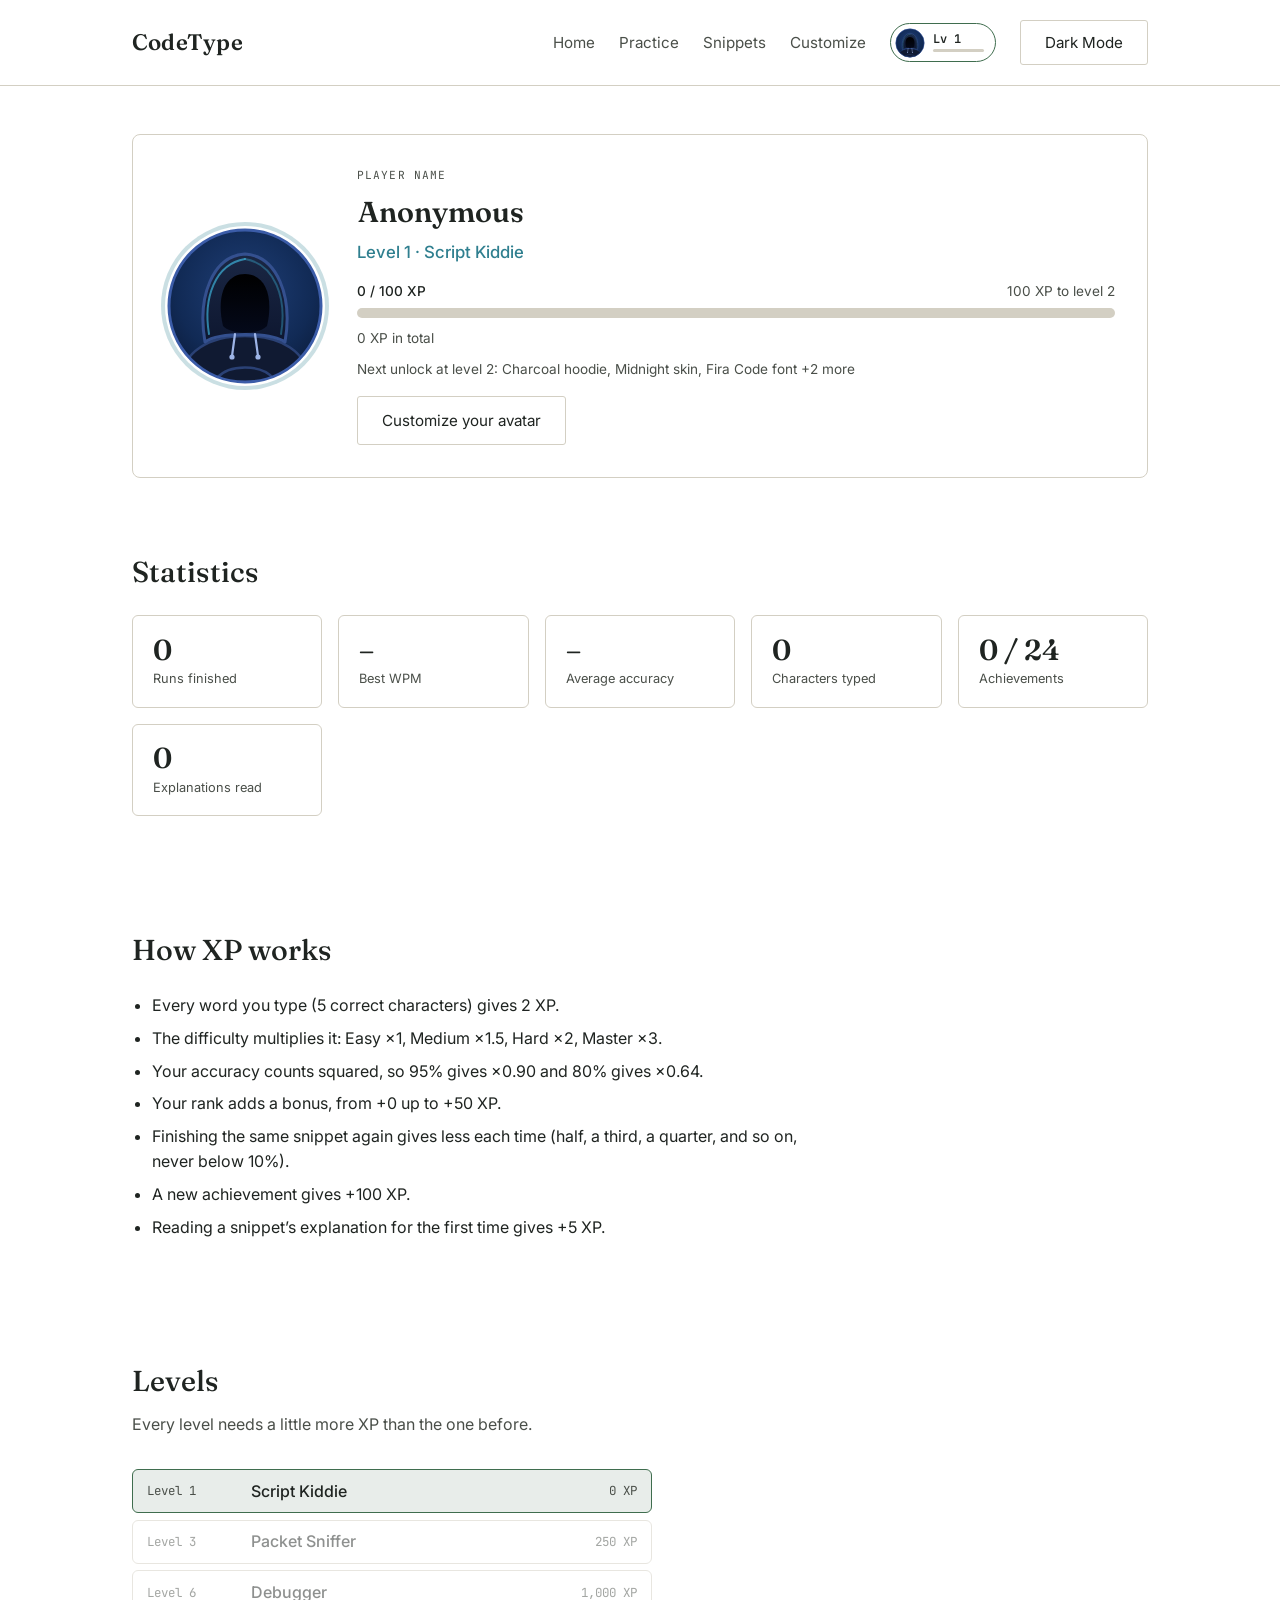
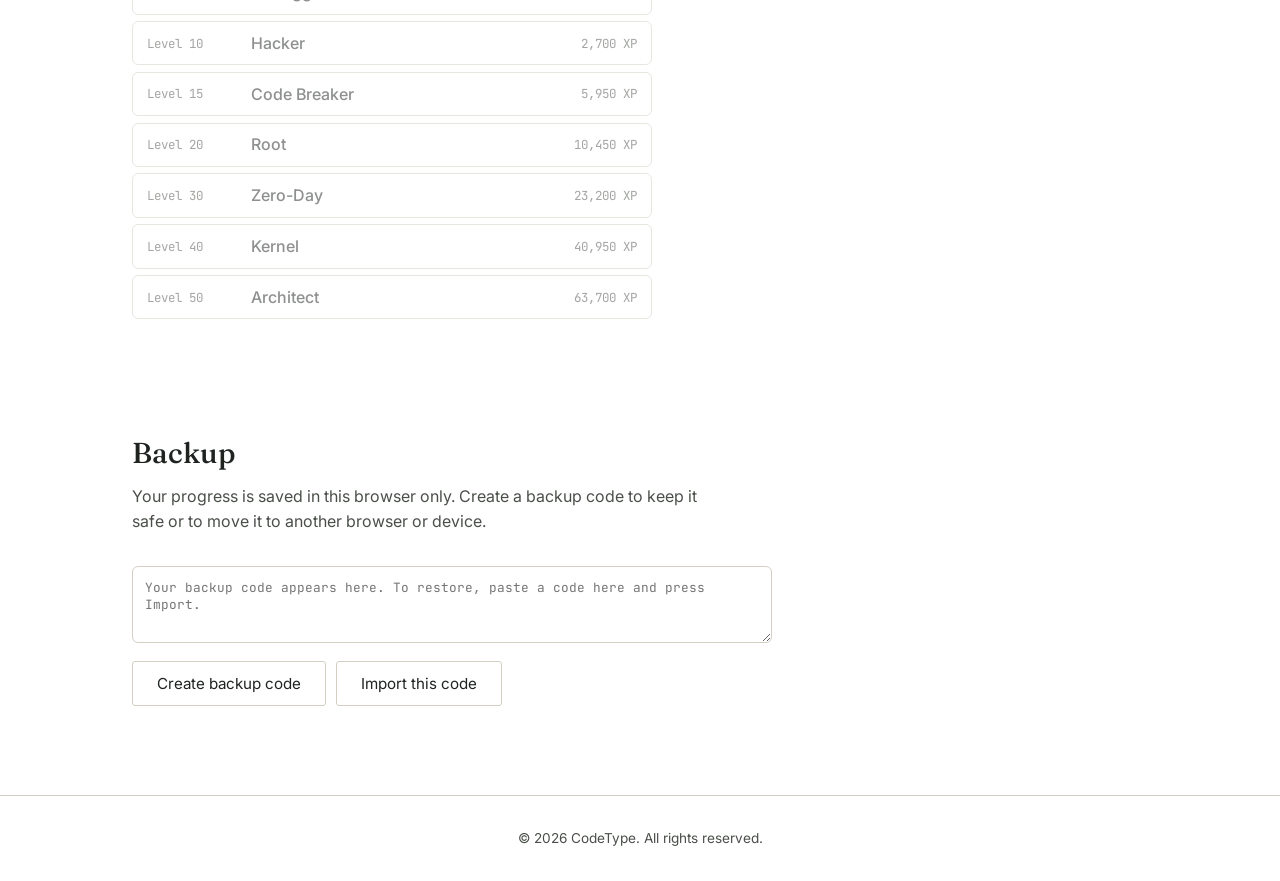
<file: profile.html>
<!DOCTYPE html>
<html lang="en">
<head>
<meta charset="UTF-8">
<meta name="viewport" content="width=device-width, initial-scale=1.0">
<meta name="description" content="Your CodeType profile: level, XP, statistics and backup.">
<title>Profile — CodeType</title>
<link rel="preconnect" href="https://fonts.googleapis.com">
<link rel="preconnect" href="https://fonts.gstatic.com" crossorigin>
<link href="https://fonts.googleapis.com/css2?family=Fraunces:opsz,wght@9..144,400;9..144,500;9..144,600&family=Inter:wght@400;500;600&family=JetBrains+Mono:wght@400;500;600&display=swap" rel="stylesheet">
<link rel="stylesheet" href="style.css">
<script src="appearance.js"></script>
</head>
<body>

  <!-- ==================== HEADER / NAVIGATION ==================== -->
  <!-- (the profile badge is added to the links by progress.js) -->
  <header>
    <nav>
      <a class="logo" href="index.html">CodeType</a>

      <div class="nav-links">
        <a href="index.html">Home</a>
        <a href="practice.html">Practice</a>
        <a href="snippets.html">Snippets</a>
        <a href="customize.html">Customize</a>
        <button id="theme-toggle" class="btn-secondary">Dark Mode</button>
      </div>
    </nav>
  </header>

  <main>

    <!-- ==================== PROFILE CARD ==================== -->
    <section class="profile-top">
      <div class="profile-card">

        <img class="profile-avatar" id="profile-avatar" alt="Your avatar: a hooded hacker" width="160" height="160">

        <div class="profile-info">
          <label class="profile-label" for="profile-name">Player name</label>
          <input class="profile-name-input" id="profile-name" type="text"
                 maxlength="20" autocomplete="off" spellcheck="false">

          <p class="profile-level" id="profile-level"></p>

          <div class="xp-meter">
            <div class="xp-meter-labels">
              <span id="profile-xp-text"></span>
              <span id="profile-xp-next"></span>
            </div>
            <div class="xp-bar" role="progressbar" id="profile-xp-bar"
                 aria-label="XP to the next level" aria-valuemin="0" aria-valuemax="100">
              <div class="xp-bar-fill" id="profile-xp-fill"></div>
            </div>
          </div>

          <p class="profile-total" id="profile-total"></p>
          <p class="profile-total" id="profile-next"></p>

          <a class="btn btn-secondary profile-customize" href="customize.html">Customize your avatar</a>
        </div>

      </div>
    </section>


    <!-- ==================== STATISTICS ==================== -->
    <section class="home-section profile-section">
      <h2 class="section-title">Statistics</h2>
      <div class="stat-cards" id="stat-cards"></div>
    </section>


    <!-- ==================== HOW XP WORKS ==================== -->
    <section class="home-section profile-section">
      <h2 class="section-title">How XP works</h2>
      <ul class="plain-list" id="xp-rules"></ul>
    </section>


    <!-- ==================== LEVELS ==================== -->
    <section class="home-section profile-section">
      <h2 class="section-title">Levels</h2>
      <p class="section-sub">Every level needs a little more XP than the one before.</p>
      <ol class="ladder" id="ladder"></ol>
    </section>


    <!-- ==================== BACKUP ==================== -->
    <section class="home-section profile-section">
      <h2 class="section-title">Backup</h2>
      <p class="section-sub">
        Your progress is saved in this browser only. Create a backup code to
        keep it safe or to move it to another browser or device.
      </p>

      <div class="backup">
        <textarea class="backup-code" id="backup-code" rows="3" spellcheck="false"
                  aria-label="Backup code"
                  placeholder="Your backup code appears here. To restore, paste a code here and press Import."></textarea>

        <div class="backup-actions">
          <button id="export-button" class="btn-secondary">Create backup code</button>
          <button id="import-button" class="btn-secondary">Import this code</button>
        </div>

        <p class="backup-message" id="backup-message" role="status"></p>
      </div>
    </section>

  </main>

  <!-- ==================== FOOTER ==================== -->
  <footer>
    <p>&copy; 2026 CodeType. All rights reserved.</p>
  </footer>

  <script src="theme.js"></script>
  <script src="snippet-tools.js"></script>
  <script src="progress.js"></script>
  <script>
    /* ==========================================================
       PROFILE PAGE
       Shows the saved profile (avatar, name, level, XP and
       statistics), explains how XP works, and has the backup tools.

       Shared code: progress.js (XP, levels, saved profile) and
       snippet-tools.js (difficulty names, small helpers).
       ========================================================== */

    /* If a shared file is missing (they must sit in the same folder as
       profile.html), say so clearly instead of showing an empty page. */
    const missingFiles = [];

    if (typeof recordRun === 'undefined') missingFiles.push('progress.js');
    if (typeof DIFFICULTIES === 'undefined') missingFiles.push('snippet-tools.js');

    if (missingFiles.length > 0) {
      const message =
        'Missing file: ' + missingFiles.join(' and ') + '. Put ' +
        (missingFiles.length > 1 ? 'them' : 'it') +
        ' in the same folder as profile.html and refresh the page.';

      document.querySelector('.profile-card').textContent = message;
      throw new Error(message);   // stops the rest of the script
    }


    const $ = (id) => document.getElementById(id);

    // Numbers with thousands separators: 12480 -> "12,480".
    const formatNumber = (n) => n.toLocaleString('en-US');


    /* ==========================================================
       1. THE PROFILE CARD AND STATISTICS
       ========================================================== */

    /* Counts the unlocked achievements ("rank:difficulty" keys such as
       "average:hard", saved by progress.js). */
    function countAchievements() {
      const saved = loadAchievements();
      let unlocked = 0;

      RANK_ORDER.forEach((rank) => {
        DIFFICULTIES.forEach((difficulty) => {
          if (saved[rank + ':' + difficulty.id]) unlocked++;
        });
      });

      return { unlocked: unlocked, total: RANK_ORDER.length * DIFFICULTIES.length };
    }


    function renderProfile() {
      const profile = loadProfile();
      const info = levelInfo(profile.xp);

      $('profile-avatar').src = avatarImage();
      $('profile-name').value = profile.name;

      $('profile-level').textContent = 'Level ' + info.level + ' · ' + info.title;
      $('profile-xp-text').textContent =
        formatNumber(info.intoLevel) + ' / ' + formatNumber(info.needed) + ' XP';
      $('profile-xp-next').textContent =
        formatNumber(info.needed - info.intoLevel) + ' XP to level ' + (info.level + 1);

      $('profile-xp-fill').style.width = Math.round(info.progress * 100) + '%';
      $('profile-xp-bar').setAttribute('aria-valuenow', Math.round(info.progress * 100));

      $('profile-total').textContent = formatNumber(profile.xp) + ' XP in total';

      // What the next level unlocks (appearance.js), if that file is present.
      if (typeof nextUnlock === 'function') {
        const next = nextUnlock(info.level);

        $('profile-next').textContent = next
          ? 'Next unlock at level ' + next.level + ': ' + summarizeUnlocks(next.labels, 3)
          : 'You have unlocked everything.';
      }

      // Statistics cards.
      const achievements = countAchievements();
      const average = profile.runs > 0
        ? Math.round((profile.accuracySum / profile.runs) * 100) + '%'
        : '–';

      const stats = [
        ['Runs finished', formatNumber(profile.runs)],
        ['Best WPM', profile.bestWpm > 0 ? String(profile.bestWpm) : '–'],
        ['Average accuracy', average],
        ['Characters typed', formatNumber(profile.chars)],
        ['Achievements', achievements.unlocked + ' / ' + achievements.total],
        ['Explanations read', formatNumber(Object.keys(profile.studied).length)]
      ];

      $('stat-cards').innerHTML = '';

      stats.forEach(([label, value]) => {
        const card = makeElement('div', 'stat-card');

        card.append(
          makeElement('div', 'stat-card-value', value),
          makeElement('div', 'stat-card-label', label)
        );

        $('stat-cards').appendChild(card);
      });

      renderLadder(info.level);
    }


    /* ==========================================================
       2. HOW XP WORKS (the text is built from the settings in
          progress.js, so it always matches the real numbers)
       ========================================================== */

    function renderRules() {
      const multipliers = DIFFICULTIES
        .map(d => d.label + ' ×' + DIFFICULTY_XP[d.id])
        .join(', ');

      const bonuses = Object.values(RANK_XP_BONUS);

      const rules = [
        'Every word you type (5 correct characters) gives ' + XP_PER_WORD + ' XP.',
        'The difficulty multiplies it: ' + multipliers + '.',
        'Your accuracy counts squared, so 95% gives ×0.90 and 80% gives ×0.64.',
        'Your rank adds a bonus, from +' + Math.min(...bonuses) +
          ' up to +' + Math.max(...bonuses) + ' XP.',
        'Finishing the same snippet again gives less each time (half, a third, ' +
          'a quarter, and so on, never below 10%).',
        'A new achievement gives +' + ACHIEVEMENT_XP + ' XP.',
        'Reading a snippet\u2019s explanation for the first time gives +' + STUDY_XP + ' XP.'
      ];

      rules.forEach((text) => {
        $('xp-rules').appendChild(makeElement('li', '', text));
      });
    }


    /* ==========================================================
       3. LEVEL TITLES
       ========================================================== */

    function renderLadder(currentLevel) {
      const ladder = $('ladder');

      ladder.innerHTML = '';

      LEVEL_TITLES.forEach((entry, index) => {
        const next = LEVEL_TITLES[index + 1];

        // This title is the current one if you are between it and the next.
        const isCurrent = currentLevel >= entry.level &&
          (!next || currentLevel < next.level);
        const reached = currentLevel >= entry.level;

        const row = makeElement(
          'li',
          'ladder-row' + (reached ? ' reached' : '') + (isCurrent ? ' current' : '')
        );

        row.append(
          makeElement('span', 'ladder-level', 'Level ' + entry.level),
          makeElement('span', 'ladder-title', entry.title),
          makeElement('span', 'ladder-xp', formatNumber(xpToReach(entry.level)) + ' XP')
        );

        if (isCurrent) row.setAttribute('aria-current', 'true');

        ladder.appendChild(row);
      });
    }


    /* ==========================================================
       4. PLAYER NAME
       ========================================================== */

    $('profile-name').addEventListener('change', () => {
      // setProfileName cleans the text (trims it, limits the length).
      $('profile-name').value = setProfileName($('profile-name').value);
    });

    $('profile-name').addEventListener('keydown', (event) => {
      if (event.key === 'Enter') $('profile-name').blur();
    });


    /* ==========================================================
       5. BACKUP
       ========================================================== */

    function backupMessage(text, isError) {
      const message = $('backup-message');

      message.textContent = text;
      message.classList.toggle('error', Boolean(isError));
    }


    $('export-button').addEventListener('click', async () => {
      const code = exportProgress();

      $('backup-code').value = code;

      try {
        await navigator.clipboard.writeText(code);
        backupMessage('Backup code created and copied. Keep it somewhere safe.');
      } catch (error) {
        $('backup-code').select();
        backupMessage('Backup code created. Copy it from the box above.');
      }
    });


    $('import-button').addEventListener('click', () => {
      const code = $('backup-code').value.trim();

      if (!code) {
        backupMessage('Paste a backup code into the box first.', true);
        return;
      }

      if (!window.confirm('Importing replaces your current progress with the backup. Continue?')) {
        return;
      }

      const result = importProgress(code);

      if (!result.ok) {
        backupMessage(result.message, true);
        return;
      }

      backupMessage('Progress restored.');

      // Reload so every part of the page uses the restored data.
      setTimeout(() => window.location.reload(), 700);
    });


    /* ==========================================================
       6. START
       ========================================================== */

    renderRules();
    renderProfile();
  </script>
</body>
</html>
</file>
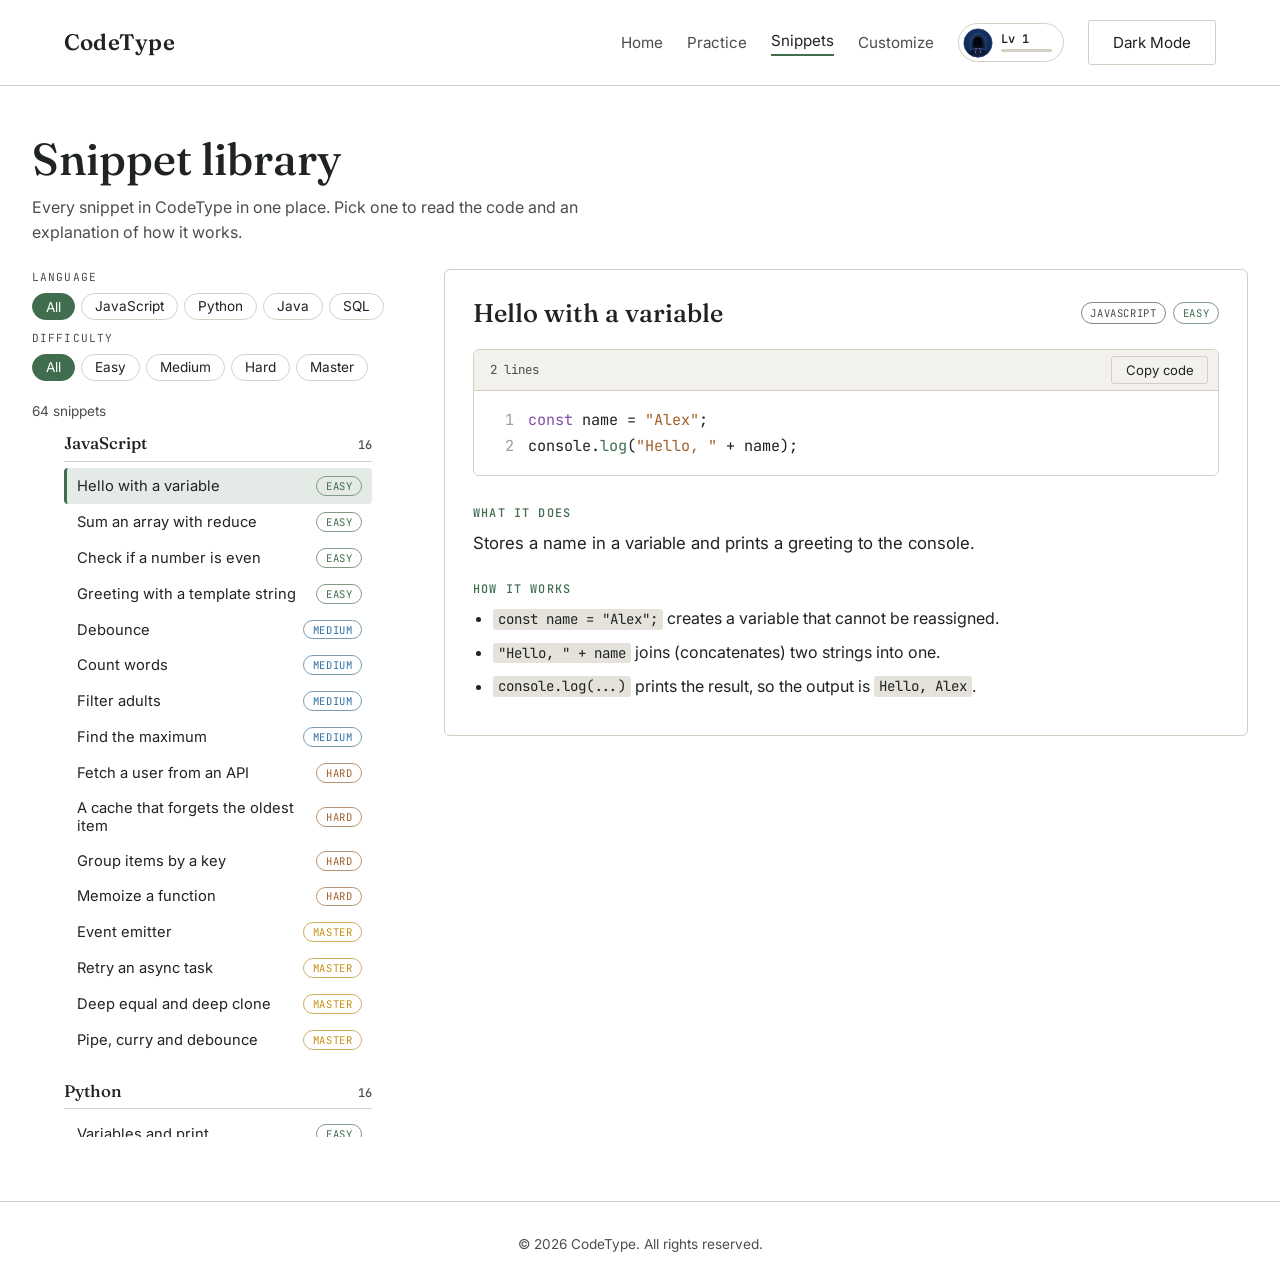
<file: snippets.html>
<!DOCTYPE html>
<html lang="en">
<head>
<meta charset="UTF-8">
<meta name="viewport" content="width=device-width, initial-scale=1.0">
<meta name="description" content="Browse every CodeType snippet in JavaScript, Python, Java and SQL, with the code and an explanation of how it works.">
<title>Snippets — CodeType</title>
<link rel="preconnect" href="https://fonts.googleapis.com">
<link rel="preconnect" href="https://fonts.gstatic.com" crossorigin>
<link href="https://fonts.googleapis.com/css2?family=Fraunces:opsz,wght@9..144,400;9..144,500;9..144,600&family=Inter:wght@400;500;600&family=JetBrains+Mono:wght@400;500;600&display=swap" rel="stylesheet">
<link rel="stylesheet" href="style.css">
<script src="appearance.js"></script>
</head>
<body class="page-wide">

  <!-- ==================== HEADER / NAVIGATION ==================== -->
  <header>
    <nav>
      <a class="logo" href="index.html">CodeType</a>

      <div class="nav-links">
        <a href="index.html">Home</a>
        <a href="practice.html">Practice</a>
        <a href="snippets.html" aria-current="page">Snippets</a>
        <a href="customize.html">Customize</a>
        <button id="theme-toggle" class="btn-secondary">Dark Mode</button>
      </div>
    </nav>
  </header>

  <main>

    <!-- ==================== INTRO ==================== -->
    <section class="library-intro">
      <h1>Snippet library</h1>
      <p>
        Every snippet in CodeType in one place. Pick one to read the code
        and an explanation of how it works.
      </p>
    </section>


    <!-- ==================== LIBRARY ==================== -->
    <section class="library">

      <!-- Left: filters and the lists of snippets -->
      <div class="library-side">
        <!-- The filter buttons are created by JavaScript -->
        <div class="filters">
          <div class="filter-row" id="language-filters" role="group" aria-label="Language"></div>
          <div class="filter-row" id="difficulty-filters" role="group" aria-label="Difficulty"></div>
        </div>

        <p class="library-count" id="library-count" aria-live="polite"></p>

        <!-- One list per language (created by JavaScript) -->
        <div class="snippet-lists" id="snippet-lists"></div>
      </div>

      <!-- Right: the selected snippet -->
      <article class="snippet-detail" id="snippet-detail" aria-live="polite">
        <p class="detail-empty">Loading snippets…</p>
      </article>

    </section>

  </main>

  <!-- ==================== FOOTER ==================== -->
  <footer>
    <p>&copy; 2026 CodeType. All rights reserved.</p>
  </footer>

  <script src="theme.js"></script>
  <script src="highlight.js"></script>
  <script src="snippet-tools.js"></script>
  <script src="progress.js"></script>
  <script>
    /* ==========================================================
       REQUIRED FILES
       This page needs highlight.js, snippet-tools.js and progress.js. They must sit
       in the same folder as snippets.html. If one is missing, say so clearly
       instead of showing an empty page.
       ========================================================== */

    const missingFiles = [];

    if (typeof tokenize === 'undefined') missingFiles.push('highlight.js');
    if (typeof fetchSnippetLibrary === 'undefined') missingFiles.push('snippet-tools.js');
    if (typeof grantStudyXp === 'undefined') missingFiles.push('progress.js');

    if (missingFiles.length > 0) {
      const message =
        'Missing file: ' + missingFiles.join(' and ') + '. Put ' +
        (missingFiles.length > 1 ? 'them' : 'it') +
        ' in the same folder as snippets.html and refresh the page.';

      document.getElementById('snippet-detail').textContent = message;
      throw new Error(message);   // stops the rest of the script
    }


    /* ==========================================================
       SNIPPETS PAGE
       Shows every snippet from snippets.json as lists (one per
       language). Clicking a snippet shows its code, with syntax
       colours, and its explanation.

       Shared code: highlight.js (tokenize) and snippet-tools.js
       (loading snippets.json and the text helpers).
       ========================================================== */

    const $ = (id) => document.getElementById(id);


    /* ==========================================================
       1. STATE
       ========================================================== */

    // Every snippet in one flat list. Each item is:
    // { id, language, difficulty, snippet }  (id looks like "python-hard-2")
    let allItems = [];

    let languageFilter = 'all';
    let difficultyFilter = 'all';
    let selectedId = null;   // the snippet that should be open
    let shownId = null;      // the snippet that is actually drawn on the right


    /* ==========================================================
       2. BUILDING THE LIST OF ALL SNIPPETS
       ========================================================== */

    /* Turns the loaded library into one flat list, ordered by language
       (same order as the Practice page), then difficulty, then position. */
    function buildItems(library) {
      const items = [];

      Object.keys(LANGUAGE_NAMES).forEach((language) => {
        if (!library[language]) return;

        DIFFICULTIES.forEach((difficulty) => {
          (library[language][difficulty.id] || []).forEach((snippet, index) => {
            items.push({
              id: language + '-' + difficulty.id + '-' + index,
              language: language,
              difficulty: difficulty.id,
              snippet: snippet
            });
          });
        });
      });

      return items;
    }


    /* Title shown in the list. Snippets without a title show their first line. */
    function snippetTitle(snippet) {
      return snippet.title || snippet.code.split('\n')[0];
    }


    /* The snippets that match the current filters. */
    function visibleItems() {
      return allItems.filter((item) =>
        (languageFilter === 'all' || item.language === languageFilter) &&
        (difficultyFilter === 'all' || item.difficulty === difficultyFilter)
      );
    }


    /* ==========================================================
       3. FILTER BUTTONS
       ========================================================== */

    /* Creates a row of buttons: "All" plus one for each option.
       Pressing one selects it and updates the page. */
    function buildFilterRow(container, label, options, onPick) {
      container.innerHTML = '';
      container.appendChild(makeElement('span', 'filter-label', label));

      [{ id: 'all', label: 'All' }, ...options].forEach((option) => {
        const button = makeElement('button', 'chip', option.label);

        button.type = 'button';
        button.dataset.value = option.id;
        button.setAttribute('aria-pressed', option.id === 'all' ? 'true' : 'false');

        button.addEventListener('click', () => {
          onPick(option.id);

          // Only the chosen button in this row is "pressed".
          container.querySelectorAll('.chip').forEach((chip) => {
            chip.setAttribute(
              'aria-pressed',
              String(chip.dataset.value === option.id)
            );
          });
        });

        container.appendChild(button);
      });
    }


    function buildFilters() {
      buildFilterRow(
        $('language-filters'),
        'Language',
        Object.keys(LANGUAGE_NAMES).map(id => ({ id, label: LANGUAGE_NAMES[id] })),
        (value) => { languageFilter = value; renderList(); }
      );

      buildFilterRow(
        $('difficulty-filters'),
        'Difficulty',
        DIFFICULTIES,
        (value) => { difficultyFilter = value; renderList(); }
      );
    }


    /* ==========================================================
       4. THE LISTS (left side)
       ========================================================== */

    /* Draws the lists for the current filters. If the selected snippet
       is no longer in them, the first visible snippet is selected. */
    function renderList() {
      const items = visibleItems();
      const container = $('snippet-lists');

      container.innerHTML = '';

      $('library-count').textContent =
        items.length === 1 ? '1 snippet' : items.length + ' snippets';

      // One group (heading + list) per language.
      Object.keys(LANGUAGE_NAMES).forEach((language) => {
        const group = items.filter(item => item.language === language);

        if (group.length === 0) return;

        const section = makeElement('section', 'list-group');
        const title = makeElement('h2', 'list-group-title', LANGUAGE_NAMES[language]);
        const list = makeElement('ul', 'snippet-list');

        title.appendChild(makeElement('span', 'list-group-count', String(group.length)));

        group.forEach((item) => {
          const row = document.createElement('li');
          const button = makeElement('button', 'snippet-item');

          button.type = 'button';
          button.dataset.id = item.id;
          button.appendChild(makeElement('span', 'snippet-item-title', snippetTitle(item.snippet)));
          button.appendChild(difficultyBadge(item.difficulty));
          button.addEventListener('click', () => selectSnippet(item.id, true));

          row.appendChild(button);
          list.appendChild(row);
        });

        section.append(title, list);
        container.appendChild(section);
      });

      // Keep the selection if it is still visible, otherwise pick the first.
      const current = items.find(item => item.id === selectedId);

      if (current) {
        markSelected();

        // (On first load the snippet from the address is not drawn yet.)
        if (shownId !== selectedId) renderDetail(current);
      } else if (items.length > 0) {
        selectSnippet(items[0].id, false);
      } else {
        selectedId = null;
        showEmptyMessage('No snippets match these filters.');
      }
    }


    /* Small coloured label such as "Hard". */
    function difficultyBadge(difficulty) {
      return makeElement('span', 'badge badge-' + difficulty, difficultyLabel(difficulty));
    }


    /* Highlights the selected snippet in the list. */
    function markSelected() {
      $('snippet-lists').querySelectorAll('.snippet-item').forEach((button) => {
        const selected = button.dataset.id === selectedId;

        button.classList.toggle('active', selected);

        if (selected) {
          button.setAttribute('aria-current', 'true');
        } else {
          button.removeAttribute('aria-current');
        }
      });
    }


    /* ==========================================================
       5. SHOWING ONE SNIPPET (right side)
       ========================================================== */

    /* Selects a snippet: highlights it, shows it, and remembers it in the
       address (#python-hard-2) so the link can be shared or bookmarked.
       scrollToIt is true when the user clicked it. */
    function selectSnippet(id, scrollToIt) {
      const item = allItems.find(entry => entry.id === id);

      if (!item) return;

      selectedId = id;
      markSelected();
      renderDetail(item);

      history.replaceState(null, '', '#' + id);

      // Opening a snippet yourself (not the automatic first one) counts as
      // reading it: +5 XP the first time (progress.js).
      if (scrollToIt) grantStudyXp(id);

      // On a narrow screen the details are below the list, so scroll to them.
      const narrow = window.matchMedia && window.matchMedia('(max-width: 720px)').matches;
      const detail = $('snippet-detail');

      if (scrollToIt && narrow && detail.scrollIntoView) {
        detail.scrollIntoView({ behavior: 'smooth', block: 'start' });
      }
    }


    function showEmptyMessage(text) {
      shownId = null;
      $('snippet-detail').innerHTML = '';
      $('snippet-detail').appendChild(makeElement('p', 'detail-empty', text));
    }


    /* Draws the code with line numbers and syntax colours.
       tokenize() (highlight.js) gives a token type for every character;
       neighbouring characters with the same type share one <span>. */
    function renderCode(container, code, language) {
      const types = tokenize(code, language);

      container.innerHTML = '';

      let line = makeElement('div', 'code-line');
      let run = '';
      let runType = null;

      // Writes the characters collected so far as one coloured <span>.
      function flush() {
        if (!run) return;

        const span = document.createElement('span');

        span.textContent = run;
        if (runType) span.dataset.t = runType;

        line.appendChild(span);
        run = '';
      }

      container.appendChild(line);

      for (let i = 0; i < code.length; i++) {
        if (code[i] === '\n') {
          // New line: finish this one and start the next.
          flush();
          line = makeElement('div', 'code-line');
          container.appendChild(line);
          continue;
        }

        // A different token type starts a new <span>.
        if (run && types[i] !== runType) flush();
        if (!run) runType = types[i];

        run += code[i];
      }

      flush();
    }


    /* The "Copy code" button. */
    function makeCopyButton(code) {
      const button = makeElement('button', 'btn-secondary copy-btn', 'Copy code');

      button.type = 'button';

      button.addEventListener('click', async () => {
        try {
          await navigator.clipboard.writeText(code);
          button.textContent = 'Copied!';
        } catch (error) {
          button.textContent = 'Could not copy';
        }

        setTimeout(() => { button.textContent = 'Copy code'; }, 1600);
      });

      return button;
    }


    /* Fills the right side with the selected snippet. */
    function renderDetail(item) {
      shownId = item.id;

      const snippet = item.snippet;
      const detail = $('snippet-detail');
      const lineCount = snippet.code.split('\n').length;

      detail.innerHTML = '';

      // Title, language and difficulty.
      const head = makeElement('div', 'detail-head');
      const meta = makeElement('div', 'detail-meta');

      meta.append(
        makeElement('span', 'badge badge-lang', LANGUAGE_NAMES[item.language]),
        difficultyBadge(item.difficulty)
      );

      head.append(makeElement('h2', 'detail-title', snippetTitle(snippet)), meta);

      // The code, in a box with a small bar on top.
      const codeBox = makeElement('div', 'code-box');
      const bar = makeElement('div', 'code-box-bar');
      const codeView = makeElement('div', 'code-view');

      codeView.setAttribute('role', 'region');
      codeView.setAttribute('aria-label', 'Code');
      renderCode(codeView, snippet.code, item.language);

      bar.append(
        makeElement('span', '', lineCount + (lineCount === 1 ? ' line' : ' lines')),
        makeCopyButton(snippet.code)
      );
      codeBox.append(bar, codeView);

      detail.append(head, codeBox);

      // The explanation (snippets without one just show the code).
      if (snippet.summary) {
        const summary = makeElement('p', 'detail-summary');

        addFormattedText(summary, snippet.summary);
        detail.append(makeElement('h3', 'detail-kicker', 'What it does'), summary);
      }

      if (snippet.points && snippet.points.length > 0) {
        const list = makeElement('ul', 'detail-points');

        snippet.points.forEach((point) => {
          const row = document.createElement('li');

          addFormattedText(row, point);
          list.appendChild(row);
        });

        detail.append(makeElement('h3', 'detail-kicker', 'How it works'), list);
      }
    }


    /* ==========================================================
       6. START
       Load snippets.json, build the page, and open the snippet
       from the address (#python-hard-2) if there is one.
       ========================================================== */

    fetchSnippetLibrary()
      .then((library) => {
        allItems = buildItems(library);

        // A snippet named in the address is selected first.
        const wanted = location.hash.slice(1);

        if (allItems.some(item => item.id === wanted)) {
          selectedId = wanted;
        }

        buildFilters();
        renderList();

        // Make sure the snippet from the address is visible in the list.
        const active = document.querySelector('.snippet-item.active');

        if (wanted && active && active.scrollIntoView) {
          active.scrollIntoView({ block: 'nearest' });
        }
      })
      .catch((error) => {
        console.error('Could not load snippets.json:', error);

        showEmptyMessage(
          'Could not load snippets.json. If you opened this file by ' +
          'double-clicking it, run the site from a local server instead ' +
          '(for example the "Live Server" extension in VS Code).'
        );
      });
  </script>
</body>
</html>
</file>
<file: style.css>
/* ==========================================================
   1. DESIGN TOKENS / CSS VARIABLES
   These variables store the main colors and fonts used
   throughout the website.

   Instead of writing the same color/font many times, we
   define it once here and reuse it with var(...).
   ========================================================== */

:root {
  --paper: #ffffffbe;
  --surface: #FFFFFF;
  --ink: #1F2421;
  --ink-soft: #4A4F49;
  --rule: #D3CFC3;
  --stamp: #3F6D4E;
  --stamp-dark: #2E5138;
  --clay: #8A6E52;
  --error: #C0392B;

  /* Text colour on top of the accent colour (primary buttons, selected chips). */
  --on-stamp: #FFFFFF;

  /* Syntax colours for code that has not been typed yet. */
  --tok-kw:  #8250A8;
  --tok-str: #A0622D;
  --tok-num: #2F7F8F;
  --tok-com: #6F746D;
  --tok-fn:  #3F6D4E;
  --tok-cls: #2F6FA3;

  /* Gold, used by the top rank. */
  --gold: #C98F12;

  --serif: "Fraunces", "Iowan Old Style", serif;
  --sans: "Inter", -apple-system, BlinkMacSystemFont, sans-serif;
  --mono: "JetBrains Mono", "SF Mono", Consolas, monospace;
}


/* ==========================================================
   2. DARK MODE VARIABLES
   When <html> has data-theme="dark", these values replace
   the normal colors above.

   JavaScript changes data-theme when the Dark Mode button
   is clicked.
   ========================================================== */

[data-theme="dark"] {
  --paper: #17181A;
  --surface: #202225;
  --ink: #EDEDEC;
  --ink-soft: #A0A3A8;
  --rule: #3A3C40;
  --stamp: #6FBF8B;
  --stamp-dark: #8FD3A6;
  --clay: #A0A3A8;
  --error: #E0665A;
  --on-stamp: #17181A;

  --tok-kw:  #C39BE0;
  --tok-str: #E0A878;
  --tok-num: #7CCBD6;
  --tok-com: #8A8E94;
  --tok-fn:  #8FD3A6;
  --tok-cls: #7FB4E6;

  --gold: #F5C84C;
}


/* ==========================================================
   2B. SKINS
   A skin is a complete colour set. JavaScript (appearance.js)
   puts data-skin="..." on <html>. "Classic" has no skin, so it
   uses the light colours above or the dark mode colours.
   Every skin sets every colour, so it fully replaces the mode.
   ========================================================== */

[data-skin="midnight"] {
  --paper: #0A1428;
  --surface: #101C36;
  --ink: #E8EEF9;
  --ink-soft: #94A7C8;
  --rule: #233255;
  --stamp: #4CC2FF;
  --stamp-dark: #8AD8FF;
  --clay: #8FA3C7;
  --error: #FF6B6B;
  --on-stamp: #06142A;

  --tok-kw:  #B79CFF;
  --tok-str: #FFB86B;
  --tok-num: #59E0D0;
  --tok-com: #7688AD;
  --tok-fn:  #7FD6FF;
  --tok-cls: #8FB4FF;

  --gold: #F5C84C;
}


[data-skin="paper"] {
  --paper: #F4EEDF;
  --surface: #FFFBF2;
  --ink: #2B2418;
  --ink-soft: #6B5F4A;
  --rule: #D9CDB4;
  --stamp: #9A5B2E;
  --stamp-dark: #7A4520;
  --clay: #8A6E52;
  --error: #B3361F;
  --on-stamp: #FFFFFF;

  --tok-kw:  #7A3E9D;
  --tok-str: #A0522D;
  --tok-num: #1E7F74;
  --tok-com: #7B715A;
  --tok-fn:  #3F6D4E;
  --tok-cls: #2F5F8F;

  --gold: #B07A10;
}


[data-skin="terminal"] {
  --paper: #050805;
  --surface: #0B120B;
  --ink: #C8F7C8;
  --ink-soft: #6FA56F;
  --rule: #1C3A1C;
  --stamp: #3DFF7A;
  --stamp-dark: #7DFFA6;
  --clay: #6FA56F;
  --error: #FF5C5C;
  --on-stamp: #031003;

  --tok-kw:  #B8FF6B;
  --tok-str: #FFD166;
  --tok-num: #6BFFE0;
  --tok-com: #538D53;
  --tok-fn:  #3DFF7A;
  --tok-cls: #9BFFB4;

  --gold: #E6D45A;
}


[data-skin="sunset"] {
  --paper: #1A0F1F;
  --surface: #251528;
  --ink: #FBEFE6;
  --ink-soft: #C7A9B8;
  --rule: #46284B;
  --stamp: #FF7A59;
  --stamp-dark: #FF9C80;
  --clay: #D9A5B3;
  --error: #FF5470;
  --on-stamp: #2A0E16;

  --tok-kw:  #FF8FB1;
  --tok-str: #FFC46B;
  --tok-num: #8FE3C8;
  --tok-com: #9B7A9F;
  --tok-fn:  #FF9B73;
  --tok-cls: #C89BFF;

  --gold: #FFC857;
}


[data-skin="neon"] {
  --paper: #07060F;
  --surface: #0F0B1E;
  --ink: #F2EEFF;
  --ink-soft: #A59ACB;
  --rule: #2A1F4D;
  --stamp: #FF3DCB;
  --stamp-dark: #FF7DDD;
  --clay: #A59ACB;
  --error: #FF5C7A;
  --on-stamp: #12041A;

  --tok-kw:  #FF3DCB;
  --tok-str: #FFE14D;
  --tok-num: #3DF5FF;
  --tok-com: #7F74AE;
  --tok-fn:  #3DF5FF;
  --tok-cls: #A78BFF;

  --gold: #FFE14D;
}


[data-skin="royal"] {
  --paper: #120B24;
  --surface: #1B1236;
  --ink: #F3EDFF;
  --ink-soft: #B7A8DE;
  --rule: #35265F;
  --stamp: #E6B84A;
  --stamp-dark: #F2CF7A;
  --clay: #B7A8DE;
  --error: #FF6B8A;
  --on-stamp: #1A1230;

  --tok-kw:  #C9A6FF;
  --tok-str: #F2CF7A;
  --tok-num: #7FE0D0;
  --tok-com: #897BB4;
  --tok-fn:  #9FE3FF;
  --tok-cls: #D9B8FF;

  --gold: #F2CF7A;
}


/* ==========================================================
   3. GLOBAL / BASIC STYLES
   These rules affect elements across the whole page.
   ========================================================== */

/* Make width/height calculations easier by including
   padding and borders inside an element's size. */
* {
  box-sizing: border-box;
}


/* Main page/body styling. */
body {
  margin: 0;
  background: var(--paper);
  color: var(--ink);
  font-family: var(--sans);
  font-size: 16px;
  line-height: 1.55;
  -webkit-font-smoothing: antialiased;
}


/* Heading styles. */
h1, h2, h3 {
  font-family: var(--serif);
  font-weight: 500;
  color: var(--ink);
  margin: 0;
}


/* ==========================================================
   4. BUTTONS AND SELECT MENUS
   General appearance shared by buttons and dropdowns.
   ========================================================== */

button, select {
  font-family: var(--sans);
  font-size: 0.95rem;
  cursor: pointer;
  border: none;
  border-radius: 3px;
  padding: 0.75rem 1.5rem;

  /* Makes hover/focus changes animate smoothly. */
  transition: transform 0.15s ease, background-color 0.15s ease;
}


/* Visible keyboard focus outline for accessibility. */
button:focus-visible,
select:focus-visible {
  outline: 2px solid var(--stamp);
  outline-offset: 3px;
}


/* Primary button: green filled button. */
.btn-primary {
  background: var(--stamp);
  color: var(--on-stamp);
}


/* Primary button when the mouse is over it. */
.btn-primary:hover {
  background: var(--stamp-dark);
}


/* Secondary button: transparent button with a border. */
.btn-secondary {
  background: transparent;
  color: var(--ink);
  border: 1px solid var(--rule);
}


/* Secondary button when the mouse is over it. */
.btn-secondary:hover {
  border-color: var(--ink-soft);
}


/* ==========================================================
   5. COMMON PAGE CONTAINERS
   Controls the maximum width and horizontal spacing of
   sections, header, and footer.
   ========================================================== */

section, header, footer {
  max-width: 1080px;
  margin: 0 auto;
  padding: 0 2rem;
}


/* ==========================================================
   6. HEADER / NAVIGATION
   Controls the top navigation bar and CodeType logo.
   ========================================================== */

header {
  max-width: none;
  border-bottom: 1px solid var(--rule);
  background: var(--paper);
}


/* Navigation layout:
   - flex puts logo and button on one row
   - space-between pushes them to opposite sides */
nav {
  max-width: 1080px;
  margin: 0 auto;
  padding: 1.25rem 2rem;

  display: flex;
  align-items: center;
  justify-content: space-between;
}


/* CodeType logo. */
.logo {
  font-family: var(--serif);
  font-size: 1.4rem;
  font-weight: 600;
  letter-spacing: 0.01em;
}


/* ==========================================================
   7. MAIN APPLICATION AREA
   Controls the main typing-practice section.
   ========================================================== */

.app {
  padding: 3.5rem 2rem 5rem;
  max-width: 900px;
  margin: 0 auto;

  /* Centers the heading and subtitle. */
  text-align: center;
}


/* Subtitle under "Practice Typing Code". */
.app > p.sub {
  margin: 0.5rem auto 2.5rem;
  color: var(--ink-soft);

  /* Limits the line length so the paragraph is easier to read. */
  max-width: 56ch;
}


/* ==========================================================
   8. CONTROLS
   Controls the language dropdown, difficulty dropdown,
   and Generate Snippet button.
   ========================================================== */

.controls {
  display: flex;
  flex-wrap: wrap;
  align-items: center;
  justify-content: center;

  gap: 0.75rem;
  margin-bottom: 1.5rem;
}


/* Language and difficulty dropdowns. */
.controls select {
  background: transparent;
  color: var(--ink);
  border: 1px solid var(--rule);
}


/* Auto-indent checkbox and its label. */
.toggle {
  display: inline-flex;
  align-items: center;
  gap: 0.5rem;

  padding: 0.75rem 0.5rem;
  font-size: 0.95rem;
  color: var(--ink);

  cursor: pointer;
  user-select: none;
}


.toggle input {
  width: 1rem;
  height: 1rem;
  margin: 0;
  cursor: pointer;

  /* Uses the site's green for the checked state. */
  accent-color: var(--stamp);
}


/* Allows an element with class "grow" to take remaining
   horizontal space if needed. */
.controls .grow {
  flex: 1;
}


/* ==========================================================
   9. LIVE STATISTICS
   Controls Time, WPM, Accuracy, and Errors shown above
   the code box.
   ========================================================== */

.stats {
  display: flex;
  flex-wrap: wrap;
  justify-content: center;

  gap: 1.5rem;
  margin-bottom: 1rem;

  /* Statistics use a coding-style monospace font. */
  font-family: var(--mono);
  font-size: 0.9rem;
}


/* Labels such as "Time:" and "WPM:". */
.stats .stat {
  color: var(--ink-soft);
}


/* Numbers such as "0", "100%", etc. */
.stats .stat b {
  color: var(--ink);
  font-weight: 600;
}


/* ==========================================================
   10. CODE CONTAINER
   The wrapper allows the overlay to sit on top of the
   code display.
   ========================================================== */

.code-wrap {
  position: relative;
}


/* ==========================================================
   11. CODE DISPLAY
   This is the large box containing the code the user needs
   to type.
   ========================================================== */

.code-display {
  position: relative;
  text-align: left;
  margin: 0;
  padding: 1.75rem 2rem;

  border: 1px solid var(--rule);
  border-radius: 6px;
  background: var(--surface);

  /* Code uses a monospace font. The player can choose another font and
     size on the Customize page (appearance.js sets these variables). */
  font-family: var(--code-font, var(--mono));
  font-size: calc(1.05rem * var(--code-scale, 1) * var(--font-scale, 1));
  line-height: 1.7;


  /* --------------------------------------------------------
     PRESERVE CODE FORMATTING
     -------------------------------------------------------- */

  /* Keeps spaces and line breaks in the code. */
  white-space: pre-wrap;

  /* Prevents long words/code from being broken unnecessarily. */
  overflow-wrap: normal;
  word-break: normal;


  /* --------------------------------------------------------
     SCROLLING
     -------------------------------------------------------- */

  /* Adds horizontal scrolling when a line is too long. */
  overflow-x: auto;

  /* Allows vertical scrolling if the code becomes tall. */
  overflow-y: auto;


  outline: none;

  /* Gives the code box a minimum height. */
  min-height: 9em;
}


/* Changes the border when the code box is focused. */
.code-display:focus {
  border-color: var(--stamp);
}


/* ==========================================================
   12. CHARACTER STATES
   Each character in the code gets one of these classes:
   pending, correct, or incorrect.
   ========================================================== */

/* Character the user has not typed yet. */
.code-display span.pending {
  color: var(--ink-soft);
}


/* Syntax colours: only for characters that are still pending.
   Once typed, a character becomes plain "correct" (or "incorrect"),
   so the colour change shows how far you have got. */
.code-display span.pending[data-t="kw"]  { color: var(--tok-kw); }
.code-display span.pending[data-t="str"] { color: var(--tok-str); }
.code-display span.pending[data-t="num"] { color: var(--tok-num); }
.code-display span.pending[data-t="com"] { color: var(--tok-com); }
.code-display span.pending[data-t="fn"]  { color: var(--tok-fn); }
.code-display span.pending[data-t="cls"] { color: var(--tok-cls); }


/* Character typed correctly. */
.code-display span.correct {
  color: var(--ink);
}


/* Character typed incorrectly. */
.code-display span.incorrect {
  color: var(--error);
  background: color-mix(in srgb, var(--error) 15%, transparent);
  border-radius: 2px;
}


/* Shows the Enter marker only when that newline was typed incorrectly. */
.code-display .enter-marker {
  font-size: 0.7em;
  opacity: 0.65;
  visibility: hidden;
}

.code-display span.incorrect .enter-marker {
  visibility: visible;
}


/* ==========================================================
   13. TYPING CARET
   Creates the vertical line showing where the next
   character will be typed.
   ========================================================== */

.typing-caret {
  display: inline-block;

  /* Width is 0 because the border creates the visible line. */
  width: 0;

  height: 1.25em;

  border-left: 3px solid var(--caret-color, var(--stamp));

  margin-left: -1px;
  vertical-align: text-bottom;

  /* Runs the blinking animation continuously.
     step-end = the caret is VISIBLE first, then hides.
     (step-start did the opposite: it started hidden, and because
     the caret is re-inserted on every keystroke, the animation
     restarted each time and the caret was invisible while typing.) */
  animation: caret-blink 0.8s step-end infinite;
}


/* Defines the blinking animation.
   Visible for the first half of each cycle, hidden for the second. */
@keyframes caret-blink {
  0%   { opacity: 1; }
  50%  { opacity: 0; }
}

/* Other caret shapes (chosen on the Customize page: data-caret on <html>).
   They are one character wide (1ch) but take no space (negative margin),
   so they sit on top of the next character without moving the text. */
[data-caret="underline"] .typing-caret {
  width: 1ch;
  height: 0;
  margin-left: 0;
  margin-right: -1ch;

  border-left: none;
  border-bottom: 3px solid var(--caret-color, var(--stamp));
  vertical-align: -0.25em;
}


[data-caret="block"] .typing-caret {
  width: 1ch;
  margin-left: 0;
  margin-right: -1ch;

  border-left: none;
  border-radius: 2px;
  background: color-mix(in srgb, var(--caret-color, var(--stamp)) 45%, transparent);
}


/* How typed letters look (chosen on the Customize page: data-letters). */
[data-letters="bold"] .code-display span.correct {
  font-weight: 700;
}


[data-letters="glow"] .code-display span.correct {
  text-shadow: 0 0 8px color-mix(in srgb, var(--stamp) 70%, transparent);
}


/* "Focus": typed letters fade, so your eyes stay on what comes next. */
[data-letters="fade"] .code-display span.correct {
  opacity: 0.4;
}


[data-letters="neon"] .code-display span.correct {
  color: var(--tok-num);
  text-shadow:
    0 0 6px var(--tok-num),
    0 0 16px color-mix(in srgb, var(--tok-num) 60%, transparent);
}



/* ==========================================================
   14. START TYPING OVERLAY
   The overlay says "Click here, then start typing" before
   the user focuses the code box.
   ========================================================== */

.overlay {
  position: absolute;

  /* Makes the overlay cover the entire code container. */
  inset: 0;

  /* Hidden by default. */
  display: none;

  /* Centers the message horizontally and vertically. */
  align-items: center;
  justify-content: center;

  /* Places the two text lines vertically. */
  flex-direction: column;

  gap: 0.5rem;

  background: color-mix(in srgb, var(--surface) 92%, transparent);

  border-radius: 6px;
  text-align: center;
  padding: 1rem;
}


/* JavaScript adds "show" when the overlay should appear. */
.overlay.show {
  display: flex;
}


/* Smaller subtitle inside the overlay. */
.overlay span {
  color: var(--ink-soft);
  font-size: 0.95rem;
}


/* ==========================================================
   14B. PROGRESS BAR
   Thin bar under the code box. JavaScript sets the width of
   .progress-fill (0% to 100%) as you type.
   ========================================================== */

.progress {
  height: 6px;
  margin-top: 0.75rem;

  border-radius: 999px;
  background: var(--rule);

  /* Keeps the fill inside the rounded ends. */
  overflow: hidden;
}


.progress-fill {
  width: 0;
  height: 100%;

  background: var(--stamp);
  border-radius: 999px;

  /* Smooth growth between keystrokes. */
  transition: width 0.12s ease;
}


/* ==========================================================
   15. RESULTS PANEL
   Appears after the user finishes typing.
   Shows final WPM, accuracy, time, and errors.
   ========================================================== */

.result {
  /* Hidden until JavaScript adds the .show class. */
  display: none;

  margin-top: 1.5rem;
  padding: 1.5rem 2rem;

  border: 1px solid var(--rule);
  border-radius: 6px;
  background: var(--surface);

  /* Layout: statistics on the left, "Try Another" on the right. */
  align-items: center;
  justify-content: space-between;

  flex-wrap: wrap;
  gap: 1.5rem;

  text-align: left;
}


/* JavaScript adds .show when the test is finished. */
.result.show {
  display: flex;
}


/* The statistics sit side by side in one row
   (they wrap onto a second row if there is not enough space). */
.result-stats {
  display: flex;
  flex-wrap: wrap;
  align-items: flex-start;
  gap: 1.5rem 3rem;
}


/* Aligns individual result blocks. */
.result-stats div {
  text-align: left;
}


/* Large result number, e.g. "52" WPM. */
.result-stats .n {
  font-size: 1.6rem;
  font-weight: 600;
}


/* Small result label, e.g. "WPM". */
.result-stats .l {
  font-size: 0.8rem;
  color: var(--ink-soft);
}


/* ----------------------------------------------------------
   RESULT CHART
   Speed-over-time chart drawn by JavaScript (SVG).
   It takes the full width, so it wraps below the stats/button.
   ---------------------------------------------------------- */

.result-chart {
  width: 100%;
  flex: none;

  padding-top: 1.25rem;
  border-top: 1px solid var(--rule);
}


.chart-head {
  display: flex;
  justify-content: space-between;
  align-items: center;

  margin-bottom: 0.75rem;
  font-size: 0.8rem;
  color: var(--ink-soft);
}


/* Little red dot in the legend. */
.chart-legend .dot {
  display: inline-block;
  width: 8px;
  height: 8px;
  margin-right: 0.4rem;

  border-radius: 50%;
  background: var(--error);
}


.result-chart svg {
  display: block;
  width: 100%;
  height: auto;
}


.chart-grid {
  stroke: var(--rule);
  stroke-width: 1;
}


.chart-label {
  fill: var(--ink-soft);
  font-family: var(--mono);
  font-size: 11px;
}


.chart-line {
  fill: none;
  stroke: var(--stamp);
  stroke-width: 2.5;
  stroke-linejoin: round;
  stroke-linecap: round;
}


.chart-dot {
  fill: var(--error);
  stroke: var(--surface);
  stroke-width: 1.5;
}


/* Hover guide: hidden until the mouse is over the chart. */
.result-chart svg {
  cursor: crosshair;
}


.chart-hover {
  opacity: 0;

  /* Never block the mouse, so the red dots' tooltips still work. */
  pointer-events: none;
}


.chart-hover.on {
  opacity: 1;
}


/* Vertical line at the hovered point. */
.chart-guide {
  stroke: var(--ink-soft);
  stroke-width: 1;
  stroke-dasharray: 3 3;
}


/* Dot on the speed line at the hovered point. */
.chart-hover-dot {
  fill: var(--stamp);
  stroke: var(--surface);
  stroke-width: 2;
}


/* Label above the chart. The thick outline in the background colour
   keeps it readable if it crosses the guide or gridlines. */
.chart-tip {
  fill: var(--ink);
  font-family: var(--mono);
  font-size: 11px;
  font-weight: 600;

  stroke: var(--surface);
  stroke-width: 4px;
  stroke-linejoin: round;
  paint-order: stroke;
}


/* ==========================================================
   15B. FINISH ANIMATIONS
   Played when you finish a snippet. If the user prefers reduced
   motion, section 18 turns all of these off, and everything
   simply appears.
   ========================================================== */

/* The results panel slides up and fades in. */
.result.show {
  animation: result-in 0.5s ease-out both;
}


@keyframes result-in {
  from {
    opacity: 0;
    transform: translateY(16px);
  }

  to {
    opacity: 1;
    transform: none;
  }
}


/* A green ring spreads out from the code box. */
.code-display.finish-pulse {
  animation: finish-pulse 0.9s ease-out;
}


@keyframes finish-pulse {
  from {
    box-shadow: 0 0 0 0 color-mix(in srgb, var(--stamp) 45%, transparent);
  }

  to {
    box-shadow: 0 0 0 16px transparent;
  }
}


/* The chart line draws itself from left to right.
   JavaScript sets --len (the length of the line). */
.chart-line {
  animation: chart-draw 1s linear 0.3s backwards;
}


@keyframes chart-draw {
  from {
    stroke-dasharray: var(--len) calc(var(--len) * 2);
    stroke-dashoffset: var(--len);
  }

  to {
    stroke-dasharray: var(--len) calc(var(--len) * 2);
    stroke-dashoffset: 0;
  }
}


/* Mistake dots pop in once the line reaches them.
   JavaScript sets each dot's animation-delay. */
.chart-dot {
  transform-box: fill-box;
  transform-origin: center;
  animation: dot-pop 0.35s ease-out backwards;
}


@keyframes dot-pop {
  from {
    opacity: 0;
    transform: scale(0);
  }

  60% {
    transform: scale(1.4);
  }

  to {
    opacity: 1;
    transform: scale(1);
  }
}


/* ==========================================================
   15C. RANK REVEAL
   The game-style rank at the top of the results panel.
   JavaScript sets data-tier on #result (grandma, slow, average,
   good, great or master) and the --reveal delay on #result-rank,
   and CSS does the rest. Reduced motion turns all of it off.
   ========================================================== */

.result-rank {
  position: relative;
  display: flex;
  align-items: center;
  gap: 1.5rem;

  width: 100%;
  flex: none;

  padding-bottom: 1.25rem;
  border-bottom: 1px solid var(--rule);
  text-align: left;
}


/* The picture. "isolate" keeps the glow rays behind it. */
.rank-art {
  position: relative;
  isolation: isolate;
  flex: none;

  width: 128px;
  height: 128px;
}


.rank-img {
  display: block;
  width: 100%;
  height: 100%;
}


.rank-text {
  min-width: 0;
}


.rank-kicker {
  font-family: var(--mono);
  font-size: 0.75rem;
  letter-spacing: 0.1em;
  text-transform: uppercase;
  color: var(--ink-soft);
}


.rank-title {
  margin: 0.25rem 0 0.4rem;

  font-family: var(--serif);
  font-size: clamp(1.6rem, 4vw, 2.4rem);
  font-weight: 600;
  line-height: 1.1;
}


.rank-line {
  max-width: 46ch;
  margin: 0;
  color: var(--ink-soft);
}


/* Title colour for each rank. */
[data-tier="grandma"] .rank-title { color: var(--ink-soft); }
[data-tier="slow"]    .rank-title { color: var(--clay); }
[data-tier="average"] .rank-title { color: var(--ink); }
[data-tier="good"]    .rank-title { color: var(--stamp); }
[data-tier="great"]   .rank-title { color: var(--tok-cls); }
[data-tier="master"] .rank-title { color: var(--gold); }


/* ---------- Text appears after the picture ---------- */

.rank-kicker {
  animation: rank-fade-up 0.4s ease-out calc(var(--reveal, 0.9s) + 0.05s) backwards;
}

.rank-title {
  animation: rank-fade-up 0.5s ease-out calc(var(--reveal, 0.9s) + 0.15s) backwards;
}

.rank-line {
  animation: rank-fade-up 0.5s ease-out calc(var(--reveal, 0.9s) + 0.35s) backwards;
}


@keyframes rank-fade-up {
  from {
    opacity: 0;
    transform: translateY(10px);
  }

  to {
    opacity: 1;
    transform: none;
  }
}


/* ---------- How the picture arrives (one style per rank) ---------- */

/* Default (average, good, very good): pops in with a little overshoot. */
.rank-art {
  animation: rank-pop 0.6s cubic-bezier(0.2, 1.5, 0.4, 1) var(--reveal, 0.9s) backwards;
}

@keyframes rank-pop {
  from {
    opacity: 0;
    transform: scale(0) rotate(-12deg);
  }

  to {
    opacity: 1;
    transform: none;
  }
}


/* Grandma: fades in slowly, like she is not in a hurry. */
[data-tier="grandma"] .rank-art {
  animation: rank-fade-up 1.2s ease-out var(--reveal, 0.9s) backwards;
}


/* Slow: the turtle crawls in from the left. */
[data-tier="slow"] .rank-art {
  animation: rank-crawl 1.8s ease-out var(--reveal, 0.9s) backwards;
}

@keyframes rank-crawl {
  from {
    opacity: 0;
    transform: translateX(-90px);
  }

  to {
    opacity: 1;
    transform: none;
  }
}


/* Master: slams down from big and shakes the whole rank block. */
[data-tier="master"] .rank-art {
  animation: rank-slam 0.55s cubic-bezier(0.2, 0.8, 0.2, 1) var(--reveal, 0.9s) backwards;
}

@keyframes rank-slam {
  from {
    opacity: 0;
    transform: scale(3.2);
  }

  70% {
    opacity: 1;
    transform: scale(0.92);
  }

  to {
    transform: scale(1);
  }
}


[data-tier="master"] .result-rank {
  animation: rank-shake 0.5s ease-in-out calc(var(--reveal, 0.9s) + 0.2s);
}

@keyframes rank-shake {
  0%, 100% { transform: translateX(0); }
  15%      { transform: translateX(-7px); }
  35%      { transform: translateX(6px); }
  55%      { transform: translateX(-4px); }
  75%      { transform: translateX(3px); }
}


/* ---------- What the picture does afterwards (idle motion) ---------- */

/* Grandma sways gently. */
[data-tier="grandma"] .rank-img {
  transform-origin: 50% 100%;
  animation: rank-sway 3.2s ease-in-out calc(var(--reveal, 0.9s) + 1.2s) infinite;
}

@keyframes rank-sway {
  0%, 100% { transform: rotate(-4deg); }
  50%      { transform: rotate(4deg); }
}


/* The turtle bobs very slowly. */
[data-tier="slow"] .rank-img {
  animation: rank-bob 2.4s ease-in-out calc(var(--reveal, 0.9s) + 1.8s) infinite;
}

@keyframes rank-bob {
  0%, 100% { transform: translateY(0); }
  50%      { transform: translateY(-3px); }
}


/* Good: bounces three times. */
[data-tier="good"] .rank-img {
  animation: rank-bounce 0.6s ease-out calc(var(--reveal, 0.9s) + 0.6s) 3;
}

@keyframes rank-bounce {
  0%, 100% { transform: translateY(0); }
  50%      { transform: translateY(-14px); }
}


/* Very good and master: float up and down, with a glow. */
[data-tier="great"] .rank-img,
[data-tier="master"] .rank-img {
  animation: rank-float 2.6s ease-in-out calc(var(--reveal, 0.9s) + 0.6s) infinite;
}

@keyframes rank-float {
  0%, 100% { transform: translateY(0); }
  50%      { transform: translateY(-8px); }
}

[data-tier="great"] .rank-img {
  filter: drop-shadow(0 6px 14px color-mix(in srgb, var(--tok-cls) 55%, transparent));
}

[data-tier="master"] .rank-img {
  filter: drop-shadow(0 0 16px color-mix(in srgb, var(--gold) 75%, transparent));
}


/* ---------- Master extras ---------- */

/* Golden rays that slowly spin behind the picture. */
[data-tier="master"] .rank-art::before {
  content: "";
  position: absolute;
  inset: -60px;
  z-index: -1;
  border-radius: 50%;

  background: repeating-conic-gradient(
    color-mix(in srgb, var(--gold) 40%, transparent) 0deg 8deg,
    transparent 8deg 24deg
  );

  /* Fade the rays out towards the edge. */
  -webkit-mask-image: radial-gradient(circle, #000 25%, transparent 68%);
  mask-image: radial-gradient(circle, #000 25%, transparent 68%);

  animation:
    rank-rays-in 0.6s ease-out var(--reveal, 0.9s) backwards,
    rank-spin 16s linear var(--reveal, 0.9s) infinite;
}

@keyframes rank-rays-in {
  from { opacity: 0; }
  to   { opacity: 1; }
}

@keyframes rank-spin {
  to { transform: rotate(360deg); }
}


/* The title glows. */
[data-tier="master"] .rank-title {
  text-transform: uppercase;
  letter-spacing: 0.12em;

  animation:
    rank-fade-up 0.5s ease-out calc(var(--reveal, 0.9s) + 0.15s) backwards,
    rank-glow 2s ease-in-out calc(var(--reveal, 0.9s) + 0.8s) infinite;
}

@keyframes rank-glow {
  0%, 100% { text-shadow: 0 0 6px color-mix(in srgb, var(--gold) 30%, transparent); }
  50%      { text-shadow: 0 0 22px color-mix(in srgb, var(--gold) 80%, transparent); }
}


/* ---------- Confetti ---------- */

/* The burst starts at the centre of the picture. */
.rank-burst {
  position: absolute;
  top: 50%;
  left: 50%;
  width: 0;
  height: 0;
  z-index: 5;
  pointer-events: none;
}


.rank-burst i {
  position: absolute;
  top: 0;
  left: 0;

  border-radius: 2px;

  /* Invisible until its animation starts (JS sets the delay). */
  opacity: 0;
  animation: confetti 1.6s ease-out forwards;
}


/* Up and out first, then falling down while spinning and fading. */
@keyframes confetti {
  0% {
    opacity: 1;
    transform: translate(0, 0) rotate(0deg);
  }

  40% {
    opacity: 1;
    transform: translate(var(--px), var(--py)) rotate(calc(var(--rot) * 0.5));
    animation-timing-function: ease-in;
  }

  100% {
    opacity: 0;
    transform: translate(var(--dx), var(--dy)) rotate(var(--rot));
  }
}


/* ==========================================================
   15D. EMOJIS RISING FROM THE BOTTOM
   A transparent layer that covers the whole screen. JavaScript
   adds one <span> per emoji (see spawnEmojis in practice.html).
   ========================================================== */

.emoji-layer {
  position: fixed;
  inset: 0;
  z-index: 1000;

  /* Emojis that leave the screen must not create scrollbars. */
  overflow: hidden;

  /* The layer never blocks clicks on the page underneath. */
  pointer-events: none;
}


.emoji-layer > span {
  position: absolute;

  /* Starts just below the bottom edge of the screen. */
  bottom: -60px;

  line-height: 1;
  user-select: none;

  /* Invisible until its animation starts (JavaScript sets the delay). */
  opacity: 0;
  animation: emoji-rise 3s ease-out forwards;
}


/* Pops up quickly, then drifts upwards while fading out.
   --rise, --drift and --tilt are set per emoji by JavaScript. */
@keyframes emoji-rise {
  0% {
    opacity: 0;
    transform: translate(0, 0) scale(0.4) rotate(0deg);
  }

  12% {
    opacity: 1;
    transform:
      translate(calc(var(--drift) * 0.1), calc(var(--rise) * -0.12))
      scale(1.25)
      rotate(calc(var(--tilt) * 0.2));
  }

  70% {
    opacity: 1;
  }

  100% {
    opacity: 0;
    transform:
      translate(var(--drift), calc(var(--rise) * -1))
      scale(1)
      rotate(var(--tilt));
  }
}


/* Confetti pieces shot up from the bottom of the screen
   (the <i> elements; the <span> ones above are emojis). */
.emoji-layer > i {
  position: absolute;
  bottom: -20px;

  border-radius: 2px;

  /* Invisible until its animation starts (JavaScript sets the delay). */
  opacity: 0;
  animation: confetti-launch 3s ease-out forwards;
}


/* Shoots up fast, then slows down, flutters and falls back while fading.
   --rise, --drift and --tilt are set per piece by JavaScript. */
@keyframes confetti-launch {
  0% {
    opacity: 1;
    transform: translate(0, 0) rotate(0deg);
  }

  50% {
    opacity: 1;
    transform:
      translate(calc(var(--drift) * 0.6), calc(var(--rise) * -1))
      rotate(calc(var(--tilt) * 0.5));
    animation-timing-function: ease-in;
  }

  100% {
    opacity: 0;
    transform:
      translate(var(--drift), calc(var(--rise) * -0.25))
      rotate(var(--tilt));
  }
}


/* ---------- Confetti cannons (Master) ----------
   Pieces fired from the bottom corners. They reuse the "confetti"
   animation (up and out, then falling) from the rank picture. */
.emoji-layer > i.cannon {
  animation: confetti 2.4s ease-out forwards;
}


/* ---------- "Achievement unlocked" (Master) ---------- */

/* Golden glow around the edges of the screen, fading in and out. */
.achievement-glow {
  position: absolute;
  inset: 0;

  box-shadow: inset 0 0 140px 20px color-mix(in srgb, var(--gold) 55%, transparent);

  opacity: 0;
  animation: achievement-glow 2.2s ease-out var(--delay, 0.9s) both;
}


@keyframes achievement-glow {
  0%   { opacity: 0; }
  15%  { opacity: 1; }
  100% { opacity: 0; }
}


/* The banner: slides down from the top, stays for a few seconds,
   then slides away. */
.achievement {
  --accent: var(--gold);

  position: absolute;
  top: calc(1rem + var(--stack, 0) * 5.4rem);
  left: 50%;

  display: flex;
  align-items: center;
  gap: 0.9rem;

  min-width: 280px;
  max-width: calc(100vw - 2rem);
  padding: 0.75rem 1.75rem 0.75rem 0.75rem;

  border: 1px solid color-mix(in srgb, var(--accent) 65%, var(--rule));
  border-radius: 999px;
  background: var(--surface);
  box-shadow:
    0 10px 30px rgba(0, 0, 0, 0.35),
    0 0 26px color-mix(in srgb, var(--accent) 40%, transparent);

  /* Keeps the shine inside the rounded shape. */
  overflow: hidden;

  opacity: 0;
  animation: achievement-toast 5.4s cubic-bezier(0.2, 0.9, 0.2, 1) var(--delay, 1.6s) both;
}


@keyframes achievement-toast {
  0% {
    opacity: 0;
    transform: translate(-50%, -160%) scale(0.9);
  }

  8% {
    opacity: 1;
    transform: translate(-50%, 0) scale(1.05);
  }

  11% {
    transform: translate(-50%, 0) scale(1);
  }

  88% {
    opacity: 1;
    transform: translate(-50%, 0) scale(1);
  }

  100% {
    opacity: 0;
    transform: translate(-50%, -160%) scale(0.95);
  }
}


/* A light streak that sweeps across the banner once. */
.achievement::after {
  content: "";
  position: absolute;
  inset: 0;

  background: linear-gradient(
    110deg,
    transparent 35%,
    rgba(255, 255, 255, 0.4) 50%,
    transparent 65%
  );

  transform: translateX(-120%);
  animation: achievement-shine 1.2s ease-out calc(var(--delay, 1.6s) + 0.8s) both;
}


@keyframes achievement-shine {
  from { transform: translateX(-120%); }
  to   { transform: translateX(120%); }
}


/* The rank picture on the left of the banner. */
.achievement-img {
  flex: none;
  width: 46px;
  height: 46px;
}


.achievement-label {
  font-family: var(--mono);
  font-size: 0.68rem;
  letter-spacing: 0.1em;
  text-transform: uppercase;
  color: var(--accent);
}


.achievement-title {
  font-family: var(--serif);
  font-size: 1.2rem;
  font-weight: 600;
  line-height: 1.2;
  color: var(--ink);
}


.achievement-desc {
  font-size: 0.85rem;
  color: var(--ink-soft);
}


/* Banner colour for each rank (matches the rank title colours). */
.achievement[data-tier="grandma"] { --accent: var(--ink-soft); }
.achievement[data-tier="slow"]    { --accent: var(--clay); }
.achievement[data-tier="average"] { --accent: var(--tok-num); }
.achievement[data-tier="good"]    { --accent: var(--stamp); }
.achievement[data-tier="great"]   { --accent: var(--tok-cls); }
.achievement[data-tier="master"]  { --accent: var(--gold); }
.achievement[data-tier="levelup"] { --accent: var(--tok-num); }


/* ==========================================================
   15E. ACHIEVEMENTS WINDOW
   The list opened by the Achievements button (a <dialog>).
   ========================================================== */

.achievements-dialog {
  width: min(720px, calc(100vw - 2rem));
  max-height: calc(100vh - 2rem);
  padding: 0;

  border: 1px solid var(--rule);
  border-radius: 8px;
  background: var(--surface);
  color: var(--ink);
}


/* The dark area behind the window. */
.achievements-dialog::backdrop {
  background: rgba(0, 0, 0, 0.55);
}


/* The padding lives here (not on the dialog), so a click on the dark
   area outside can be told apart from a click inside the window. */
.achievements-inner {
  padding: 1.5rem;
}


.achievements-head {
  display: flex;
  align-items: center;
  justify-content: space-between;
  gap: 1rem;
}


.achievements-head h2 {
  font-size: 1.5rem;
}


.achievements-summary {
  margin: 0.5rem 0 0;
  font-size: 0.9rem;
  color: var(--ink-soft);
}


/* Rank column + one column per difficulty (set by JavaScript). */
.achievements-grid {
  display: grid;
  grid-template-columns: minmax(0, 2.2fr) repeat(var(--difficulty-count, 4), minmax(0, 1fr));
  align-items: center;
  gap: 0.75rem;

  margin: 1.25rem 0;
}


.ach-head {
  font-family: var(--mono);
  font-size: 0.75rem;
  letter-spacing: 0.08em;
  text-transform: uppercase;
  text-align: center;
  color: var(--ink-soft);
}


.ach-rank {
  display: flex;
  align-items: center;
  gap: 0.6rem;
  min-width: 0;
}


.ach-rank img {
  flex: none;
}


.ach-rank-title {
  font-size: 0.95rem;
  line-height: 1.2;
}


.ach-rank-range {
  font-size: 0.75rem;
  color: var(--ink-soft);
}


.ach-cell {
  text-align: center;
  font-size: 1.4rem;
  line-height: 1;
}


/* Locked achievements are faded and grey. */
.ach-cell.locked {
  opacity: 0.3;
  filter: grayscale(1);
}


.achievements-foot {
  display: flex;
  justify-content: flex-end;
}


/* ==========================================================
   15F. CODE EXPLANATION
   The "Explain this code" button and panel under the results.
   JavaScript fills the panel (renderExplanation in practice.html).
   ========================================================== */

.result-explain {
  width: 100%;
  flex: none;

  padding-top: 1.25rem;
  border-top: 1px solid var(--rule);
  text-align: left;
}


.explain-panel {
  margin-top: 1rem;
  padding: 1.25rem 1.5rem;

  border: 1px solid var(--rule);
  border-radius: 6px;
  background: color-mix(in srgb, var(--rule) 22%, var(--surface));

  /* Slides in a little each time it opens. */
  animation: explain-in 0.35s ease-out;
}


@keyframes explain-in {
  from {
    opacity: 0;
    transform: translateY(-8px);
  }

  to {
    opacity: 1;
    transform: none;
  }
}


/* Title on the left, language and difficulty on the right. */
.explain-head {
  display: flex;
  flex-wrap: wrap;
  align-items: baseline;
  justify-content: space-between;
  gap: 0.25rem 1rem;

  margin-bottom: 1rem;
}


.explain-head h3 {
  font-size: 1.3rem;
}


.explain-meta {
  font-family: var(--mono);
  font-size: 0.8rem;
  color: var(--ink-soft);
}


/* Small headings: "What it does" and "How it works". */
.explain-kicker {
  margin: 1rem 0 0.4rem;

  font-family: var(--mono);
  font-size: 0.72rem;
  letter-spacing: 0.1em;
  text-transform: uppercase;
  color: var(--stamp);
}


.explain-head + .explain-kicker {
  margin-top: 0;
}


.explain-summary {
  margin: 0;
}


.explain-points {
  margin: 0;
  padding-left: 1.25rem;
}


.explain-points li {
  margin-bottom: 0.45rem;
}


/* Pieces of code inside the text, written between `backticks`. */
.explain-panel code {
  padding: 0.1em 0.35em;

  border-radius: 3px;
  background: color-mix(in srgb, var(--rule) 60%, transparent);

  font-family: var(--mono);
  font-size: 0.88em;
  color: var(--ink);
  overflow-wrap: anywhere;
}


/* ==========================================================
   15G. SNIPPETS PAGE (snippets.html)
   Intro, filter buttons, the lists on the left, and the code +
   explanation of the selected snippet on the right.
   ========================================================== */

/* ---------- Page width ----------
   This page is wider than the others (they stop at 1080px).
   The header is widened too, so the logo lines up with the content. */

.page-wide nav,
.page-wide section {
  max-width: 1400px;
}


/* ---------- Intro ---------- */

.library-intro {
  padding-top: 3rem;
  padding-bottom: 1.5rem;
}


.library-intro h1 {
  font-size: clamp(2rem, 4.5vw, 2.8rem);
  line-height: 1.1;
}


.library-intro p {
  max-width: 56ch;
  margin: 0.75rem 0 0;
  color: var(--ink-soft);
}


/* ---------- Two columns: lists | selected snippet ---------- */

.library {
  display: grid;
  grid-template-columns: minmax(280px, 380px) minmax(0, 1fr);
  gap: 2rem;
  align-items: start;

  padding-bottom: 4rem;
}


/* The left column stays in view and scrolls on its own. */
.library-side {
  position: sticky;
  top: 1rem;

  max-height: calc(100vh - 2rem);
  overflow-y: auto;
  padding-right: 0.5rem;
}


/* ---------- Filter buttons ---------- */

.filters {
  display: flex;
  flex-direction: column;
  gap: 0.6rem;
}


.filter-row {
  display: flex;
  flex-wrap: wrap;
  align-items: center;
  gap: 0.4rem;
}


.filter-label {
  width: 100%;

  font-family: var(--mono);
  font-size: 0.7rem;
  letter-spacing: 0.1em;
  text-transform: uppercase;
  color: var(--ink-soft);
}


/* A small rounded filter button. aria-pressed="true" = selected. */
.chip {
  padding: 0.3rem 0.8rem;

  border: 1px solid var(--rule);
  border-radius: 999px;
  background: transparent;
  color: var(--ink);

  font-size: 0.85rem;
}


.chip:hover {
  border-color: var(--ink-soft);
}


.chip[aria-pressed="true"] {
  border-color: var(--stamp);
  background: var(--stamp);
  color: var(--on-stamp);
}


.library-count {
  margin: 1.25rem 0 0.5rem;
  font-size: 0.85rem;
  color: var(--ink-soft);
}


/* ---------- The lists ---------- */

.list-group {
  margin-bottom: 1.25rem;
}


.list-group-title {
  display: flex;
  align-items: baseline;
  justify-content: space-between;

  margin-bottom: 0.4rem;
  padding-bottom: 0.3rem;

  border-bottom: 1px solid var(--rule);
  font-size: 1.05rem;
}


.list-group-count {
  font-family: var(--mono);
  font-size: 0.75rem;
  color: var(--ink-soft);
}


.snippet-list {
  list-style: none;
  margin: 0;
  padding: 0;
}


/* One snippet in the list: title on the left, difficulty on the right. */
.snippet-item {
  display: flex;
  align-items: center;
  justify-content: space-between;
  gap: 0.75rem;

  width: 100%;
  padding: 0.5rem 0.6rem;

  border-left: 3px solid transparent;
  border-radius: 4px;
  background: transparent;
  color: var(--ink);

  font-size: 0.92rem;
  text-align: left;
}


.snippet-item:hover {
  background: color-mix(in srgb, var(--rule) 35%, transparent);
}


/* The snippet that is open on the right. */
.snippet-item.active {
  border-left-color: var(--stamp);
  background: color-mix(in srgb, var(--stamp) 14%, transparent);
}


.snippet-item-title {
  min-width: 0;
}


/* ---------- Badges: language and difficulty ---------- */

.badge {
  flex: none;
  padding: 0.12rem 0.55rem;

  border: 1px solid color-mix(in srgb, var(--badge, var(--ink-soft)) 55%, var(--rule));
  border-radius: 999px;
  color: var(--badge, var(--ink-soft));

  font-family: var(--mono);
  font-size: 0.66rem;
  letter-spacing: 0.06em;
  text-transform: uppercase;
}


.badge-easy   { --badge: var(--stamp); }
.badge-medium { --badge: var(--tok-cls); }
.badge-hard   { --badge: var(--tok-str); }
.badge-master { --badge: var(--gold); }


/* ---------- The selected snippet (right side) ---------- */

.snippet-detail {
  min-width: 0;
  padding: 1.75rem;

  border: 1px solid var(--rule);
  border-radius: 6px;
  background: var(--surface);
}


.detail-empty {
  margin: 0;
  color: var(--ink-soft);
}


.detail-head {
  display: flex;
  flex-wrap: wrap;
  align-items: center;
  justify-content: space-between;
  gap: 0.5rem 1rem;
}


.detail-title {
  font-size: 1.6rem;
  line-height: 1.2;
}


.detail-meta {
  display: flex;
  gap: 0.4rem;
}


/* ---------- Code with line numbers ---------- */

.code-box {
  margin: 1.25rem 0 1.75rem;

  border: 1px solid var(--rule);
  border-radius: 6px;
  overflow: hidden;
}


/* Bar above the code: number of lines, and the Copy button. */
.code-box-bar {
  display: flex;
  align-items: center;
  justify-content: space-between;

  padding: 0.4rem 0.6rem 0.4rem 1rem;

  border-bottom: 1px solid var(--rule);
  background: color-mix(in srgb, var(--rule) 30%, var(--surface));

  font-family: var(--mono);
  font-size: 0.78rem;
  color: var(--ink-soft);
}


.copy-btn {
  padding: 0.3rem 0.85rem;
  font-size: 0.82rem;
}


.code-view {
  padding: 1rem 0;
  overflow-x: auto;

  background: var(--surface);

  font-family: var(--code-font, var(--mono));
  font-size: calc(0.95rem * var(--code-scale, 1) * var(--font-scale, 1));
  line-height: 1.7;

  /* Counter used to number the lines. */
  counter-reset: line;
}


.code-line {
  position: relative;
  display: block;

  /* Wide enough for the longest line, so the whole row scrolls together. */
  width: max-content;
  min-width: 100%;
  min-height: 1.7em;
  padding: 0 1.25rem 0 3.4rem;

  white-space: pre;
}


/* The line number, drawn by CSS (it cannot be selected or copied). */
.code-line::before {
  counter-increment: line;
  content: counter(line);

  position: absolute;
  left: 0;
  width: 2.5rem;

  text-align: right;
  color: var(--ink-soft);
  opacity: 0.55;
  user-select: none;
}


/* Syntax colours (the same palette as the typing page). */
.code-view [data-t="kw"]  { color: var(--tok-kw); }
.code-view [data-t="str"] { color: var(--tok-str); }
.code-view [data-t="num"] { color: var(--tok-num); }
.code-view [data-t="com"] { color: var(--tok-com); }
.code-view [data-t="fn"]  { color: var(--tok-fn); }
.code-view [data-t="cls"] { color: var(--tok-cls); }


/* ---------- Explanation ---------- */

.detail-kicker {
  margin: 1.5rem 0 0.5rem;

  font-family: var(--mono);
  font-size: 0.74rem;
  font-weight: 500;
  letter-spacing: 0.1em;
  text-transform: uppercase;
  color: var(--stamp);
}


.detail-summary {
  margin: 0;
  font-size: 1.05rem;
}


.detail-points {
  margin: 0;
  padding-left: 1.25rem;
}


.detail-points li {
  margin-bottom: 0.55rem;
}


/* Pieces of code written between `backticks` in the explanation. */
.snippet-detail code {
  padding: 0.1em 0.35em;

  border-radius: 3px;
  background: color-mix(in srgb, var(--rule) 60%, transparent);

  font-family: var(--mono);
  font-size: 0.88em;
  color: var(--ink);
  overflow-wrap: anywhere;
}


/* ==========================================================
   15H. PROFILE BADGE, XP RESULT AND TOASTS
   (progress.js builds the badge and the toasts; the XP block is in
   the results panel of practice.html.)
   ========================================================== */

/* ---------- Header badge: avatar + level + thin XP bar ---------- */

.nav-links a.profile-badge {
  display: flex;
  align-items: center;
  gap: 0.5rem;

  padding: 0.2rem 0.7rem 0.2rem 0.25rem;

  border: 1px solid var(--rule);
  border-radius: 999px;
  color: var(--ink);
}


.nav-links a.profile-badge:hover {
  border-color: var(--ink-soft);
}


/* On the profile page the badge shows it is the current page. */
.nav-links a.profile-badge[aria-current="page"] {
  padding-bottom: 0.2rem;
  border: 1px solid var(--stamp);
}


.profile-badge-img {
  flex: none;
  width: 30px;
  height: 30px;
  border-radius: 50%;
}


.profile-badge-text {
  display: flex;
  flex-direction: column;
  gap: 4px;
  min-width: 3.2rem;
}


.profile-badge-level {
  font-family: var(--mono);
  font-size: 0.75rem;
  font-weight: 600;
  line-height: 1;
}


.profile-badge-bar {
  display: block;
  height: 3px;

  border-radius: 999px;
  background: var(--rule);
  overflow: hidden;
}


.profile-badge-bar i {
  display: block;
  height: 100%;

  background: var(--tok-num);
  transition: width 0.4s ease;
}


/* A ring spreads out of the badge when the level goes up. */
.profile-badge.pulse {
  animation: badge-pulse 0.9s ease-out;
}


@keyframes badge-pulse {
  from {
    box-shadow: 0 0 0 0 color-mix(in srgb, var(--tok-num) 60%, transparent);
  }

  to {
    box-shadow: 0 0 0 14px transparent;
  }
}


/* ---------- XP block in the results panel ---------- */

.result-xp {
  display: flex;
  align-items: center;
  gap: 1.75rem;

  width: 100%;
  flex: none;

  padding-bottom: 1.25rem;
  border-bottom: 1px solid var(--rule);
  text-align: left;

  /* Appears right after the rank (--reveal is set by JavaScript). */
  animation: rank-fade-up 0.5s ease-out calc(var(--reveal, 0.9s) + 0.4s) backwards;
}


/* "+264 XP" */
.xp-gain {
  display: flex;
  align-items: baseline;
  flex: none;

  font-family: var(--serif);
  font-weight: 600;
  color: var(--tok-num);
}


.xp-gain-plus {
  font-size: 1.6rem;
}


.xp-gain-number {
  font-size: 2.6rem;
  line-height: 1;
  font-variant-numeric: tabular-nums;
}


.xp-gain-unit {
  margin-left: 0.4rem;
  font-family: var(--mono);
  font-size: 1rem;
}


/* The level text and the bar (also used on the profile page). */
.xp-meter {
  flex: 1;
  min-width: 0;
}


.xp-meter-labels {
  display: flex;
  justify-content: space-between;
  gap: 1rem;

  margin-bottom: 0.4rem;
  font-size: 0.85rem;
  color: var(--ink-soft);
}


.xp-meter-labels span:first-child {
  font-weight: 500;
  color: var(--ink);
}


.xp-bar {
  height: 10px;

  border-radius: 999px;
  background: var(--rule);
  overflow: hidden;
}


.xp-bar-fill {
  width: 0;
  height: 100%;

  border-radius: 999px;
  background: linear-gradient(90deg, var(--stamp), var(--tok-num));

  /* The bar grows smoothly (JavaScript changes its width). */
  transition: width 0.8s ease-out;
}


/* Line under the bar: where the XP came from. */
.xp-breakdown {
  margin: 0.55rem 0 0;

  font-family: var(--mono);
  font-size: 0.75rem;
  color: var(--ink-soft);
}


/* The bar flashes when the level goes up. */
.result-xp.level-up .xp-bar {
  animation: xp-level-flash 1s ease-out;
}


@keyframes xp-level-flash {
  from {
    filter: brightness(2);
    box-shadow: 0 0 18px color-mix(in srgb, var(--tok-num) 70%, transparent);
  }

  to {
    filter: none;
    box-shadow: none;
  }
}


/* ---------- Toasts: short messages at the bottom of the screen ---------- */

.toast-stack {
  position: fixed;
  left: 50%;
  bottom: 1.5rem;
  z-index: 1100;

  display: flex;
  flex-direction: column;
  align-items: center;
  gap: 0.5rem;

  width: max-content;
  max-width: calc(100vw - 2rem);
  transform: translateX(-50%);

  /* Never blocks clicks on the page underneath. */
  pointer-events: none;
}


.xp-toast {
  padding: 0.6rem 1.1rem;

  border: 1px solid var(--rule);
  border-radius: 999px;
  background: var(--surface);
  box-shadow: 0 8px 24px rgba(0, 0, 0, 0.35);
  color: var(--ink);

  font-size: 0.9rem;

  animation:
    toast-in 0.3s ease-out,
    toast-out 0.4s ease-in 2.8s forwards;
}


@keyframes toast-in {
  from {
    opacity: 0;
    transform: translateY(12px);
  }

  to {
    opacity: 1;
    transform: none;
  }
}


@keyframes toast-out {
  to {
    opacity: 0;
    transform: translateY(8px);
  }
}


/* ==========================================================
   15I. PROFILE PAGE (profile.html)
   ========================================================== */

.profile-top {
  padding-top: 3rem;
  padding-bottom: 1rem;
}


/* Avatar on the left, name / level / XP bar on the right. */
.profile-card {
  display: flex;
  align-items: center;
  gap: 2rem;

  padding: 2rem;

  border: 1px solid var(--rule);
  border-radius: 8px;
  background: var(--surface);
}


.profile-avatar {
  flex: none;
  width: 160px;
  height: 160px;

  border-radius: 50%;
  box-shadow: 0 0 0 4px color-mix(in srgb, var(--tok-num) 25%, transparent);
}


.profile-info {
  flex: 1;
  min-width: 0;
}


.profile-label {
  display: block;
  margin-bottom: 0.25rem;

  font-family: var(--mono);
  font-size: 0.7rem;
  letter-spacing: 0.1em;
  text-transform: uppercase;
  color: var(--ink-soft);
}


/* The name looks like a heading, but it is a text box you can edit. */
.profile-name-input {
  width: 100%;
  max-width: 22rem;
  margin-left: -0.6rem;
  padding: 0.3rem 0.6rem;

  border: 1px solid transparent;
  border-radius: 6px;
  background: transparent;
  color: var(--ink);

  font-family: var(--serif);
  font-size: 1.8rem;
  font-weight: 600;
}


.profile-name-input:hover {
  border-color: var(--rule);
}


.profile-name-input:focus {
  border-color: var(--stamp);
  outline: none;
}


.profile-level {
  margin: 0.25rem 0 1rem;

  font-size: 1.05rem;
  font-weight: 500;
  color: var(--tok-num);
}


.profile-total {
  margin: 0.6rem 0 0;
  font-size: 0.85rem;
  color: var(--ink-soft);
}


/* Statistics cards. */
.stat-cards {
  display: grid;
  grid-template-columns: repeat(auto-fit, minmax(170px, 1fr));
  gap: 1rem;

  margin-top: 1.25rem;
}


.stat-card {
  padding: 1.1rem 1.25rem;

  border: 1px solid var(--rule);
  border-radius: 6px;
  background: var(--surface);
}


.stat-card-value {
  font-family: var(--serif);
  font-size: 1.8rem;
  font-weight: 600;
  line-height: 1.1;
}


.stat-card-label {
  margin-top: 0.25rem;
  font-size: 0.8rem;
  color: var(--ink-soft);
}


/* "How XP works" */
.plain-list {
  max-width: 70ch;
  margin: 1.25rem 0 0;
  padding-left: 1.25rem;
}


.plain-list li {
  margin-bottom: 0.5rem;
}


/* Level titles. Levels you have not reached are faded. */
.ladder {
  display: grid;
  gap: 0.4rem;

  max-width: 520px;
  margin: 1.25rem 0 0;
  padding: 0;
  list-style: none;
}


.ladder-row {
  display: grid;
  grid-template-columns: 5.5rem 1fr auto;
  align-items: center;
  gap: 1rem;

  padding: 0.55rem 0.9rem;

  border: 1px solid var(--rule);
  border-radius: 6px;
  background: var(--surface);
  opacity: 0.5;
}


.ladder-row.reached {
  opacity: 1;
}


.ladder-row.current {
  border-color: var(--stamp);
  background: color-mix(in srgb, var(--stamp) 12%, var(--surface));
}


.ladder-level,
.ladder-xp {
  font-family: var(--mono);
  font-size: 0.78rem;
  color: var(--ink-soft);
}


.ladder-title {
  font-weight: 500;
}


/* Backup code. */
.backup {
  max-width: 640px;
}


.backup-code {
  width: 100%;
  padding: 0.75rem;

  border: 1px solid var(--rule);
  border-radius: 6px;
  background: var(--surface);
  color: var(--ink);

  font-family: var(--mono);
  font-size: 0.8rem;
  resize: vertical;
}


.backup-code:focus {
  border-color: var(--stamp);
  outline: none;
}


.backup-actions {
  display: flex;
  flex-wrap: wrap;
  gap: 0.6rem;

  margin-top: 0.75rem;
}


.backup-message {
  min-height: 1.4em;
  margin: 0.75rem 0 0;

  font-size: 0.9rem;
  color: var(--stamp);
}


.backup-message.error {
  color: var(--error);
}


/* ==========================================================
   15J. CUSTOMIZE PAGE (customize.html)
   Preview on the left, all the choices on the right.
   ========================================================== */

.customize-intro {
  padding-top: 3rem;
  padding-bottom: 1.5rem;
}


.customize-intro h1 {
  font-size: clamp(2rem, 4.5vw, 2.8rem);
  line-height: 1.1;
}


.customize-intro p {
  max-width: 56ch;
  margin: 0.75rem 0 0;
  color: var(--ink-soft);
}


.customize {
  display: grid;
  grid-template-columns: minmax(280px, 360px) minmax(0, 1fr);
  gap: 2rem;
  align-items: start;

  padding-bottom: 4rem;
}


/* The left column stays in view while you scroll the choices. */
.customize-side {
  position: sticky;
  top: 1rem;

  display: flex;
  flex-direction: column;
  gap: 1rem;
}


.preview-card {
  padding: 1.25rem;

  border: 1px solid var(--rule);
  border-radius: 8px;
  background: var(--surface);
  text-align: center;
}


.preview-avatar {
  width: 140px;
  height: 140px;

  border-radius: 50%;
  box-shadow: 0 0 0 4px color-mix(in srgb, var(--tok-num) 25%, transparent);
}


.preview-level {
  margin: 0.9rem 0 0.25rem;
  font-size: 1.05rem;
  font-weight: 500;
  color: var(--tok-num);
}


.preview-note {
  margin: 0.25rem 0 0;
  font-size: 0.85rem;
  color: var(--ink-soft);
}


.preview-title {
  margin-bottom: 0.75rem;
  font-size: 1rem;
}


/* The typing preview is a smaller version of the real typing box. */
.preview-code {
  min-height: 0;
  padding: 1rem 1.1rem;
  text-align: left;
}


.reset-button {
  align-self: stretch;
}


/* ---------- The choices ---------- */

.option-section {
  margin-bottom: 2.5rem;
}


.option-section-title {
  font-size: 1.6rem;
}


.option-section-note {
  max-width: 62ch;
  margin: 0.4rem 0 1rem;
  color: var(--ink-soft);
  font-size: 0.95rem;
}


.option-group-title {
  margin: 1.25rem 0 0.6rem;

  font-family: var(--mono);
  font-size: 0.75rem;
  font-weight: 500;
  letter-spacing: 0.1em;
  text-transform: uppercase;
  color: var(--stamp);
}


.option-grid {
  display: grid;
  grid-template-columns: repeat(auto-fill, minmax(128px, 1fr));
  gap: 0.75rem;
}


/* One choice: a picture of it, its name, and a lock or NEW label. */
.option {
  position: relative;

  display: flex;
  flex-direction: column;
  align-items: center;
  gap: 0.5rem;

  padding: 0.85rem 0.5rem 0.75rem;

  border: 1px solid var(--rule);
  border-radius: 8px;
  background: var(--surface);
  color: var(--ink);

  font-size: 0.85rem;
  text-align: center;
}


.option:hover:not(:disabled) {
  border-color: var(--ink-soft);
}


.option.selected {
  border-color: var(--stamp);
  background: color-mix(in srgb, var(--stamp) 14%, var(--surface));
  box-shadow: 0 0 0 1px var(--stamp);
}


/* Locked: faded and not clickable. */
.option.locked {
  opacity: 0.5;
  cursor: not-allowed;
}


.option-preview {
  display: flex;
  align-items: center;
  justify-content: center;

  min-height: 48px;
  max-width: 100%;

  font-family: var(--mono);
  line-height: 1;
}


.option-preview img {
  border-radius: 50%;
}


.option-name {
  font-weight: 500;
}


.option-lock {
  font-family: var(--mono);
  font-size: 0.7rem;
  color: var(--ink-soft);
}


.option-new {
  position: absolute;
  top: 0.4rem;
  right: 0.4rem;

  padding: 0.05rem 0.4rem;

  border-radius: 999px;
  background: var(--stamp);
  color: var(--on-stamp);

  font-family: var(--mono);
  font-size: 0.6rem;
  letter-spacing: 0.06em;
}


/* Skin preview: three colour stripes in a rounded box. */
.option-preview.swatches {
  width: 72px;
  height: 40px;

  border: 1px solid var(--rule);
  border-radius: 6px;
  overflow: hidden;
}


.option-preview.swatches i {
  flex: 1;
  align-self: stretch;
}


/* Caret colour preview. */
.color-dot {
  display: block;
  width: 26px;
  height: 26px;
  border-radius: 50%;
}


/* Typed-letter preview ("code" in each style). */
.sample-letters {
  font-size: 1.1rem;
}

.sample-letters[data-style="bold"] { font-weight: 700; }

.sample-letters[data-style="glow"] {
  text-shadow: 0 0 8px color-mix(in srgb, var(--stamp) 70%, transparent);
}

.sample-letters[data-style="fade"] { opacity: 0.4; }

.sample-letters[data-style="neon"] {
  color: var(--tok-num);
  text-shadow:
    0 0 6px var(--tok-num),
    0 0 16px color-mix(in srgb, var(--tok-num) 60%, transparent);
}


/* Caret-shape preview: "a|b" with the caret drawn in that shape. */
.sample-caret {
  font-size: 1.3rem;
}

.sample-caret i {
  display: inline-block;
  width: 0;
  height: 1.2em;

  border-left: 3px solid var(--stamp);
  vertical-align: text-bottom;
}

.sample-caret[data-style="underline"] i {
  width: 0.6em;
  height: 0;

  border-left: none;
  border-bottom: 3px solid var(--stamp);
  vertical-align: -0.25em;
}

.sample-caret[data-style="block"] i {
  width: 0.6em;

  border-left: none;
  border-radius: 2px;
  background: color-mix(in srgb, var(--stamp) 45%, transparent);
}


/* Profile page: the Customize button and spacing. */
.profile-customize {
  margin-top: 1rem;
}


/* ==========================================================
   16. FOOTER
   Controls the bottom part of the page.
   ========================================================== */

footer {
  max-width: none;
  border-top: 1px solid var(--rule);
  padding: 2rem;
  text-align: center;
}


/* Footer copyright text. */
footer p {
  margin: 0;
  color: var(--ink-soft);
  font-size: 0.85rem;
}


/* ==========================================================
   16B. NAVIGATION LINKS AND LINK-BUTTONS
   Used by the header on both pages, and by the buttons on
   the home page (they are links <a>, not <button>).
   ========================================================== */

/* Let the header wrap on very small screens. */
nav {
  flex-wrap: wrap;
  gap: 0.75rem 1rem;
}


/* The logo is now a link, so remove the default link look. */
a.logo {
  color: var(--ink);
  text-decoration: none;
}


/* Home / Practice links + the theme button. */
.nav-links {
  display: flex;
  align-items: center;
  gap: 1.5rem;
}


.nav-links a {
  color: var(--ink-soft);
  text-decoration: none;
  font-size: 0.95rem;
}


.nav-links a:hover {
  color: var(--ink);
}


/* The page you are on gets a green underline. */
.nav-links a[aria-current="page"] {
  color: var(--ink);
  border-bottom: 2px solid var(--stamp);
  padding-bottom: 2px;
}


/* Keyboard focus outline for links. */
a:focus-visible {
  outline: 2px solid var(--stamp);
  outline-offset: 3px;
  border-radius: 3px;
}


/* A link that looks like a button.
   Combine with .btn-primary or .btn-secondary. */
a.btn {
  display: inline-block;
  font-family: var(--sans);
  font-size: 0.95rem;
  text-decoration: none;

  border-radius: 3px;
  padding: 0.75rem 1.5rem;

  transition: transform 0.15s ease, background-color 0.15s ease;
}


/* Smooth scrolling for the "How it works" link
   (only if the user has not asked for reduced motion). */
@media (prefers-reduced-motion: no-preference) {
  html {
    scroll-behavior: smooth;
  }
}


/* ==========================================================
   16C. HOME PAGE
   Hero, feature cards, steps, and the final call to action.
   ========================================================== */

/* ---------- Hero (top of the page) ---------- */

.hero {
  display: grid;
  grid-template-columns: 1.05fr 1fr;
  align-items: center;
  gap: 3rem;

  padding-top: 4.5rem;
  padding-bottom: 4.5rem;
}


/* Small line above the headline. */
.kicker {
  margin: 0 0 1rem;

  font-family: var(--mono);
  font-size: 0.8rem;
  letter-spacing: 0.08em;
  text-transform: uppercase;
  color: var(--stamp);
}


.hero h1 {
  font-size: clamp(2.2rem, 5vw, 3.4rem);
  line-height: 1.1;
  letter-spacing: -0.01em;
}


.lead {
  max-width: 46ch;
  margin: 1.25rem 0 2rem;

  font-size: 1.1rem;
  color: var(--ink-soft);
}


.hero-actions {
  display: flex;
  flex-wrap: wrap;
  gap: 0.75rem;
}


/* Row of language "chips". */
.langs {
  display: flex;
  flex-wrap: wrap;
  gap: 0.5rem;

  list-style: none;
  margin: 2rem 0 0;
  padding: 0;
}


.langs li {
  padding: 0.25rem 0.75rem;

  border: 1px solid var(--rule);
  border-radius: 999px;

  font-family: var(--mono);
  font-size: 0.8rem;
  color: var(--ink-soft);
}


/* The preview uses the real .stats and .code-display styles,
   so it always matches the practice page. */
.hero-demo .stats {
  justify-content: flex-start;
}


.hero-demo .code-display {
  cursor: default;
}


/* ---------- Sections below the hero ---------- */

.home-section {
  padding-top: 3.5rem;
  padding-bottom: 3.5rem;
}


.section-title {
  font-size: 1.8rem;
  margin-bottom: 0.5rem;
}


.section-sub {
  max-width: 60ch;
  margin: 0 0 2rem;
  color: var(--ink-soft);
}


/* ---------- Feature cards ---------- */

.cards {
  display: grid;
  grid-template-columns: repeat(auto-fit, minmax(230px, 1fr));
  gap: 1.25rem;
}


.card {
  padding: 1.5rem;

  border: 1px solid var(--rule);
  border-radius: 6px;
  background: var(--surface);
}


.card h3 {
  margin-bottom: 0.5rem;
  font-size: 1.15rem;
}


.card p {
  margin: 0;
  font-size: 0.95rem;
  color: var(--ink-soft);
}


/* ---------- Numbered steps ---------- */

.steps {
  display: grid;
  grid-template-columns: repeat(auto-fit, minmax(240px, 1fr));
  gap: 1.5rem;

  list-style: none;
  margin: 2rem 0 0;
  padding: 0;

  /* Counter used to draw the big 1, 2, 3. */
  counter-reset: step;
}


.steps li::before {
  counter-increment: step;
  content: counter(step);

  display: block;
  margin-bottom: 0.75rem;

  font-family: var(--serif);
  font-size: 2.2rem;
  line-height: 1;
  color: var(--stamp);
}


.steps h3 {
  margin-bottom: 0.4rem;
  font-size: 1.15rem;
}


.steps p {
  margin: 0;
  font-size: 0.95rem;
  color: var(--ink-soft);
}


/* ---------- Final call to action ---------- */

.cta-panel {
  padding: 3rem 2rem;
  text-align: center;

  border: 1px solid var(--rule);
  border-radius: 6px;
  background: var(--surface);
}


.cta-panel .section-sub {
  margin-left: auto;
  margin-right: auto;
}


/* ==========================================================
   17. RESPONSIVE DESIGN
   These rules activate when the screen is 720px wide
   or smaller, such as phones and small tablets.
   ========================================================== */

@media (max-width: 720px) {

  /* Customize page: preview on top, choices below. */
  .customize {
    grid-template-columns: 1fr;
    gap: 1.5rem;
  }

  .customize-side {
    position: static;
  }

  /* XP block: number on top, bar below. */
  .result-xp {
    flex-direction: column;
    align-items: flex-start;
    gap: 0.75rem;
  }

  .result-xp .xp-meter {
    width: 100%;
  }

  /* Profile page: avatar above the details. */
  .profile-card {
    flex-direction: column;
    align-items: flex-start;
    gap: 1.25rem;
    padding: 1.25rem;
  }

  .profile-avatar {
    width: 120px;
    height: 120px;
  }

  /* Snippets page: lists on top, the selected snippet below. */
  .library {
    grid-template-columns: 1fr;
    gap: 1.5rem;
  }

  .library-side {
    position: static;
    max-height: none;
    padding-right: 0;
  }

  .snippet-lists {
    max-height: 50vh;
    overflow-y: auto;
  }

  .snippet-detail {
    padding: 1.25rem;
  }

  /* Rank picture a bit smaller on phones. */
  .rank-art {
    width: 96px;
    height: 96px;
  }

  .result-rank {
    gap: 1rem;
  }

  /* Home page: stack the hero (text on top, preview below). */
  .hero {
    grid-template-columns: 1fr;
    gap: 2rem;
    padding-top: 2.5rem;
    padding-bottom: 2.5rem;
  }

  .nav-links {
    gap: 1rem;
  }

  .home-section {
    padding-top: 2.5rem;
    padding-bottom: 2.5rem;
  }

  /* Reduce spacing around the main app on smaller screens. */
  .app {
    padding: 2.5rem 1.5rem 3rem;
  }

  /* Make the code box smaller on mobile. */
  .code-display {
    padding: 1.25rem 1.25rem;
    font-size: calc(0.95rem * var(--code-scale, 1) * var(--font-scale, 1));
  }

  /* Stack the result content vertically. */
  .result {
    flex-direction: column;
    align-items: flex-start;
  }
}


/* ==========================================================
   18. REDUCED MOTION / ACCESSIBILITY
   Some users prefer less animation. This disables transitions
   and animations when the operating system requests it.
   ========================================================== */

@media (prefers-reduced-motion: reduce) {

  *, *::before, *::after {
    transition: none !important;
    animation: none !important;
  }
}
</file>
